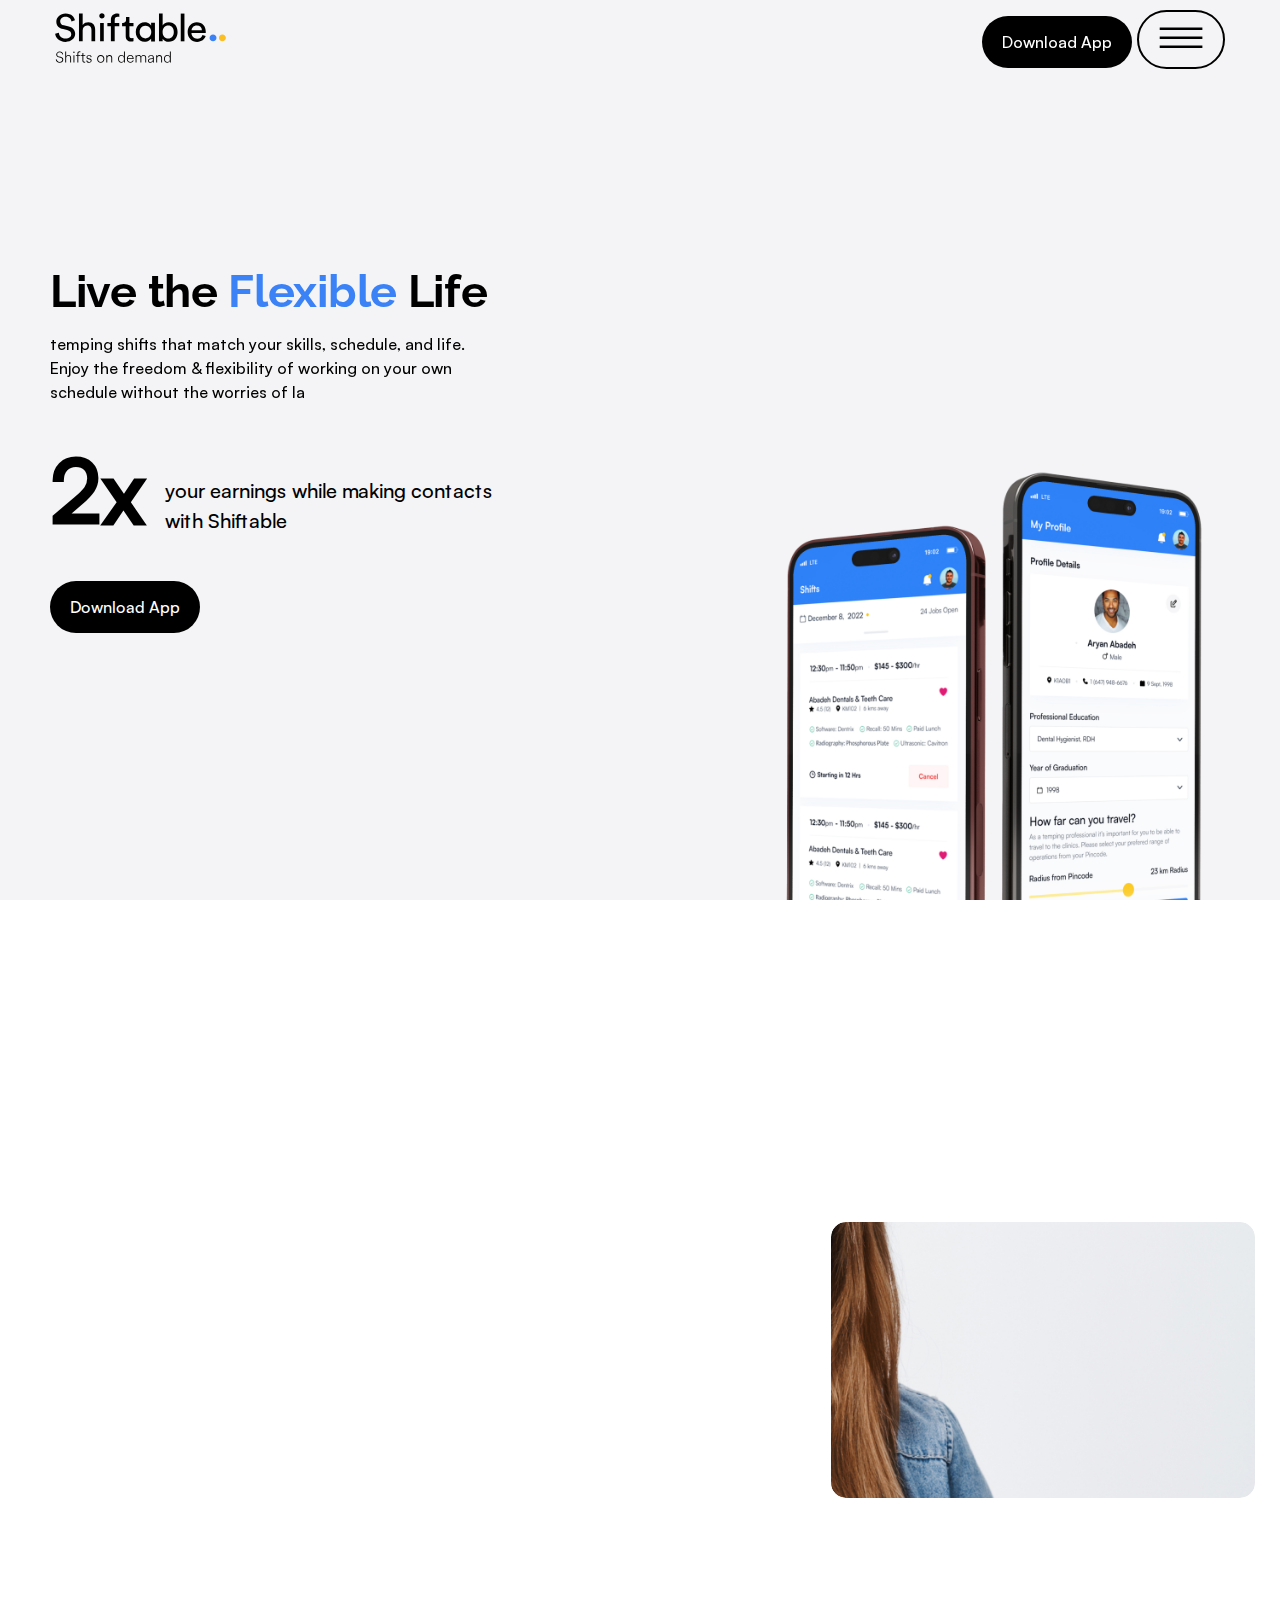
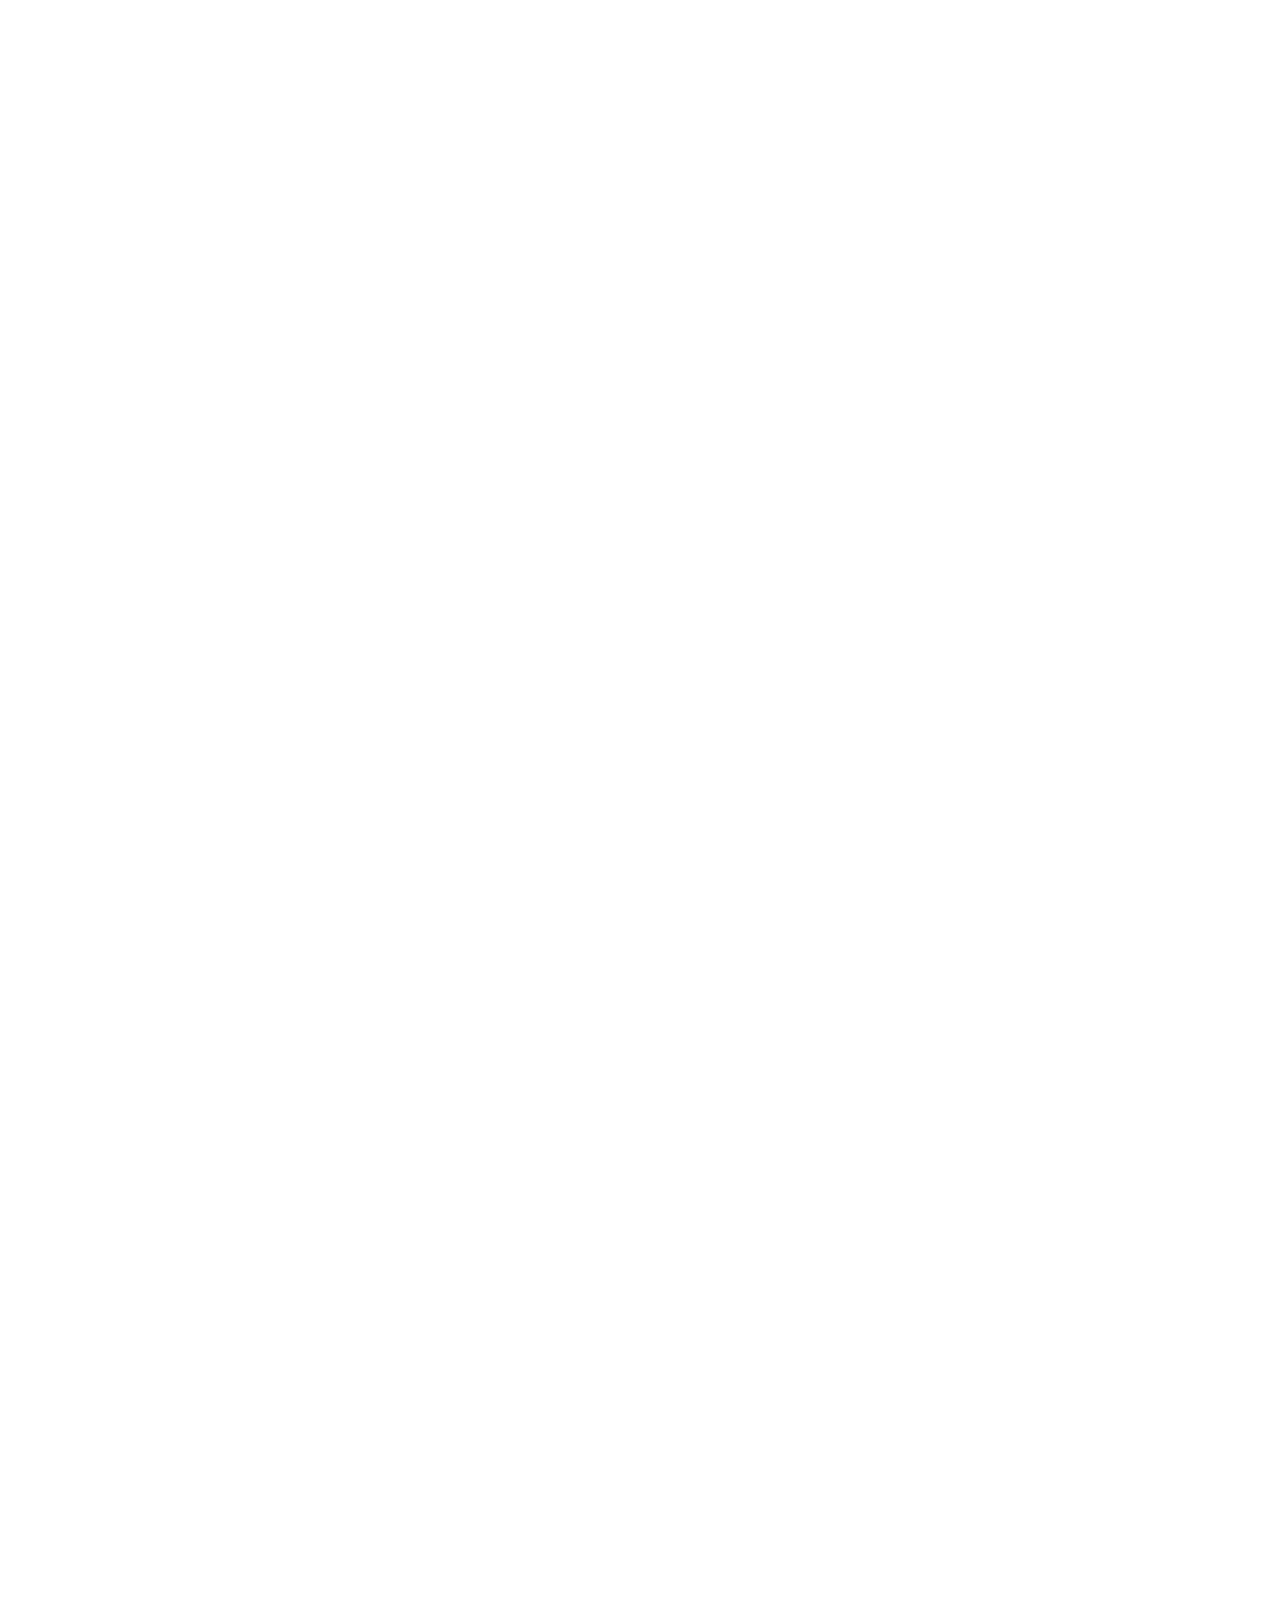
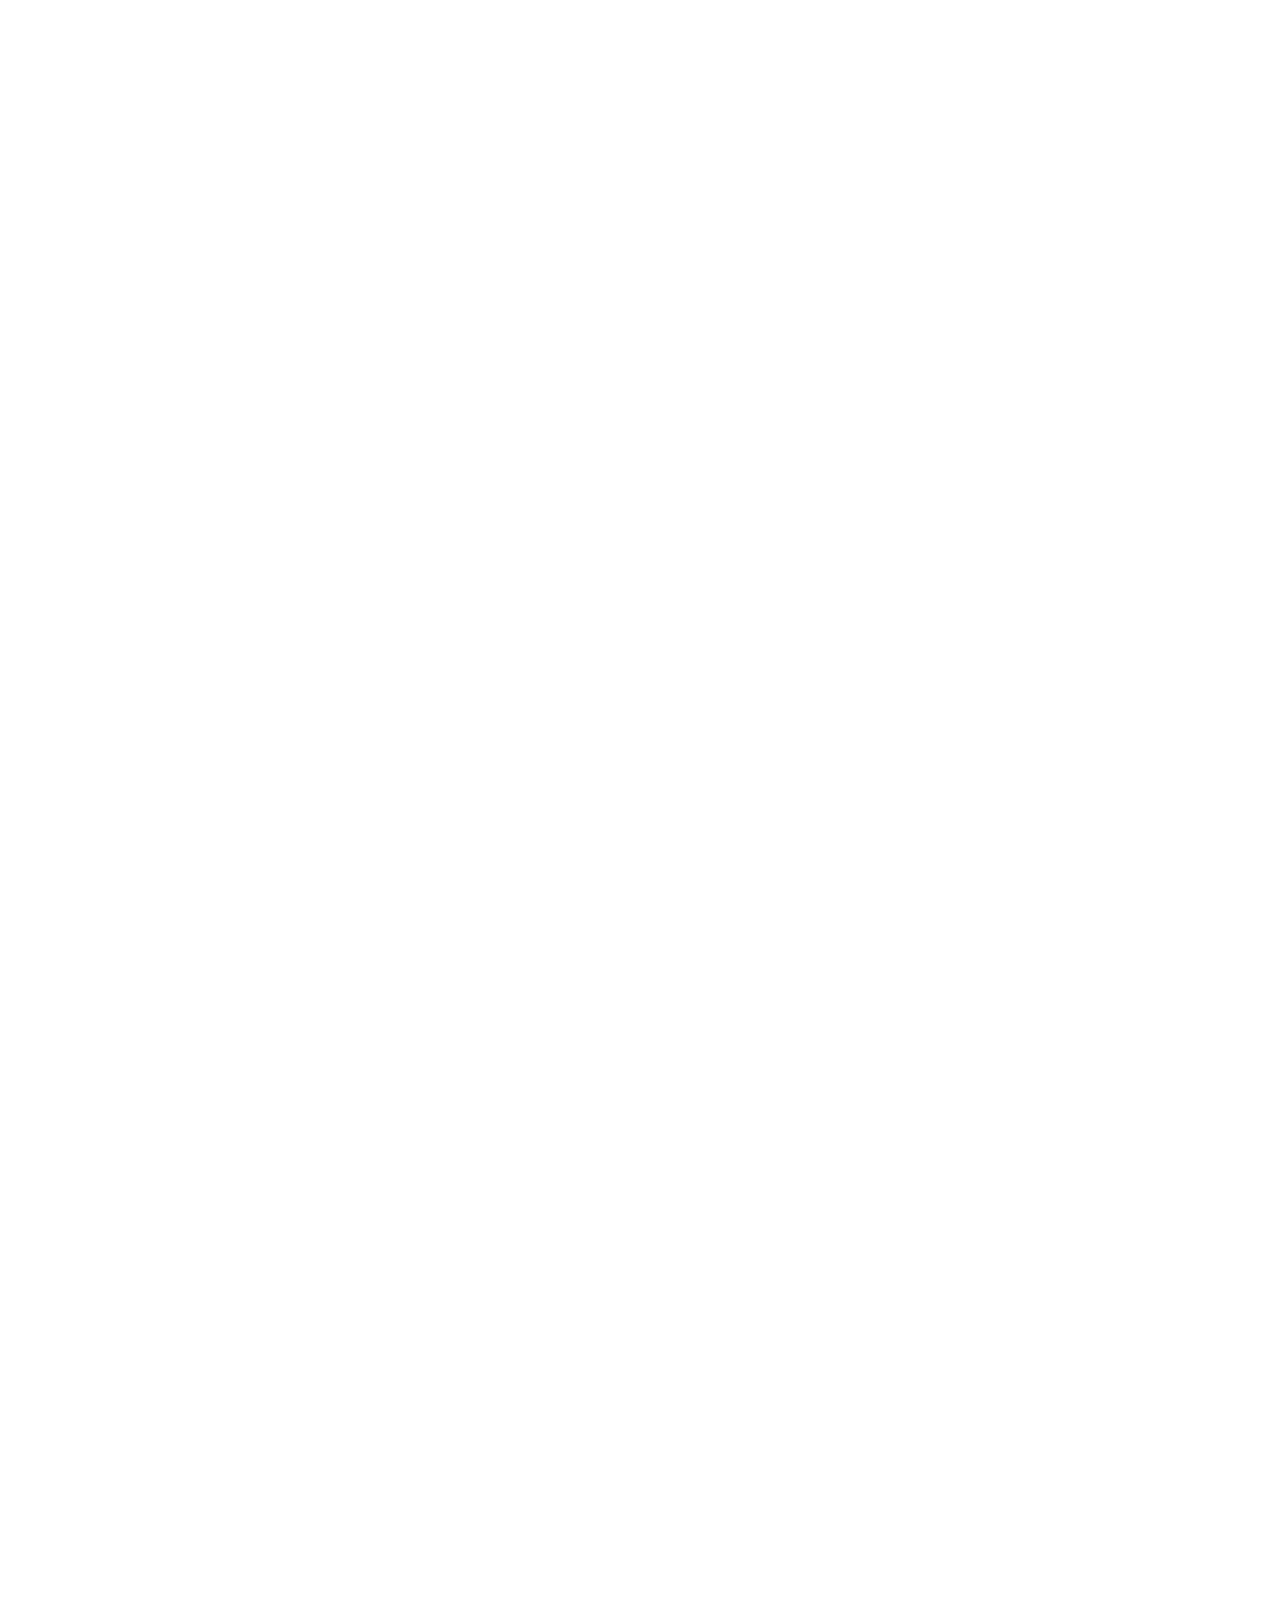
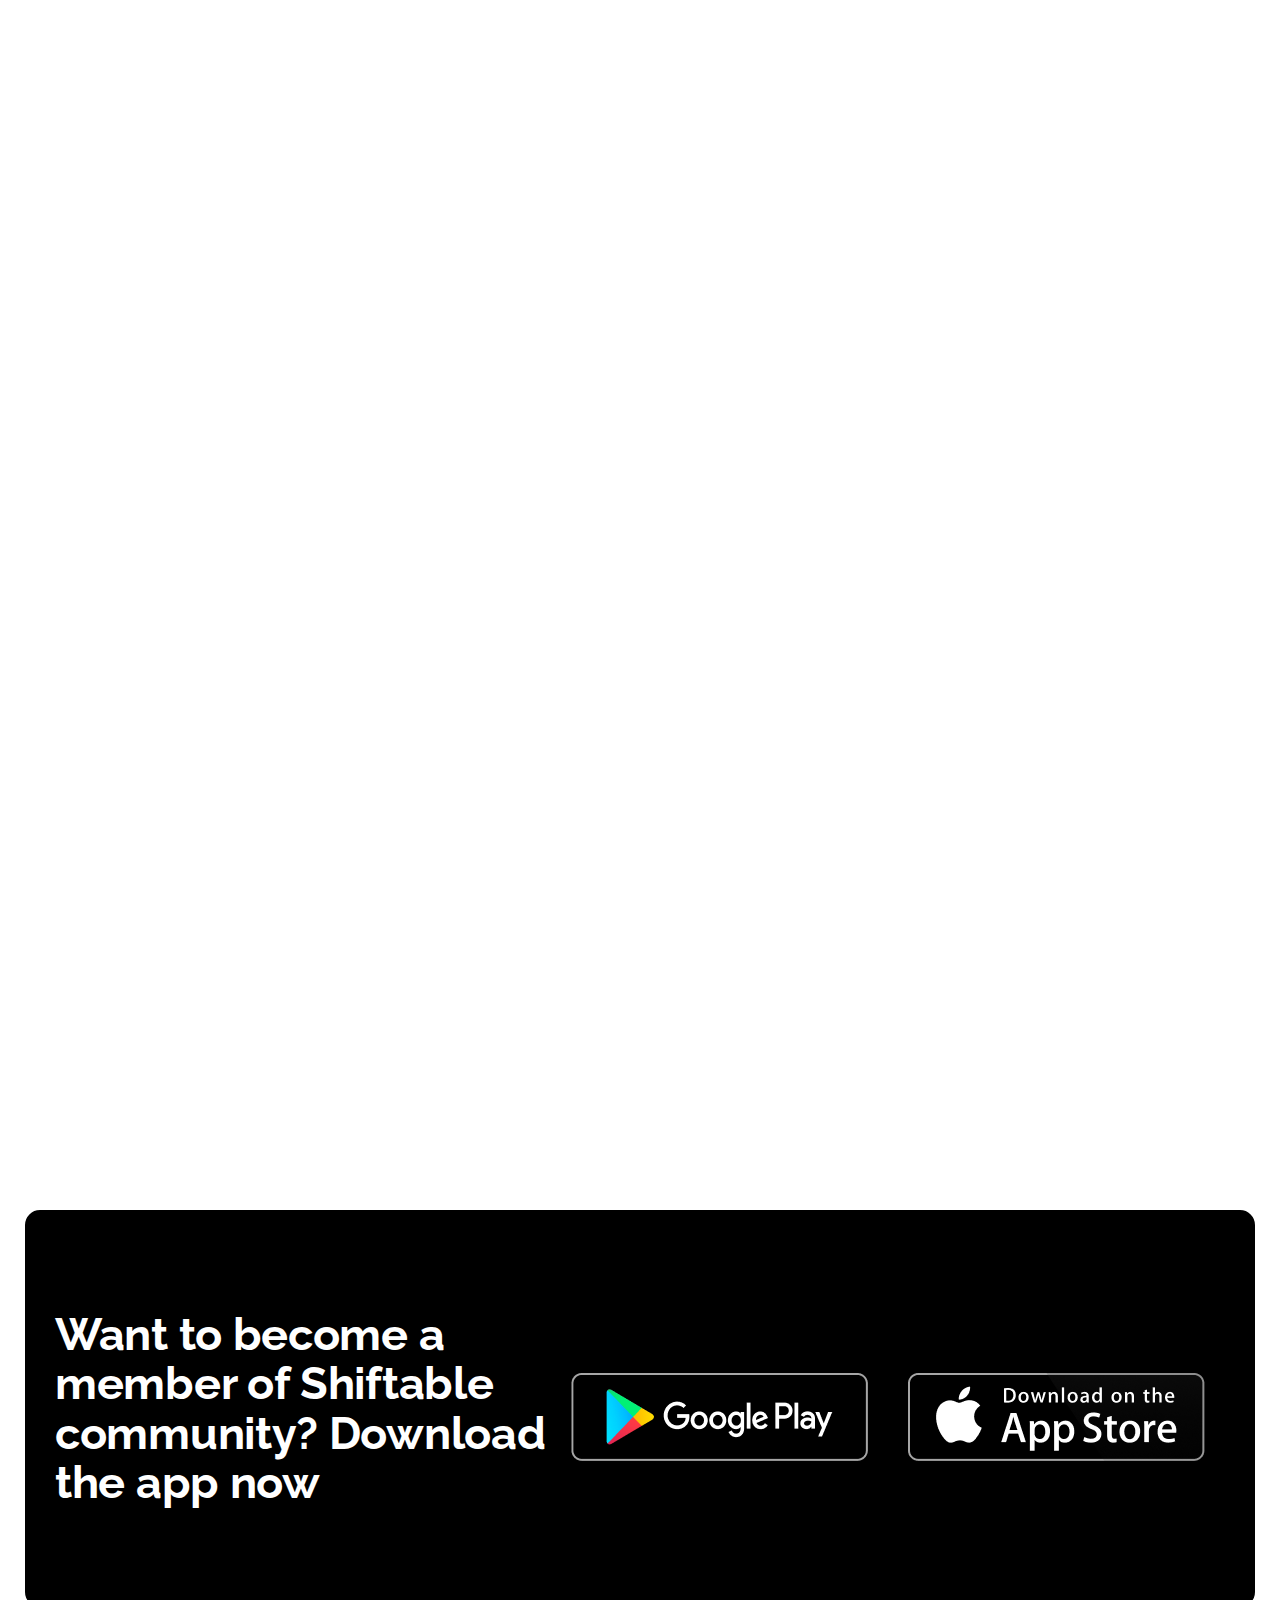
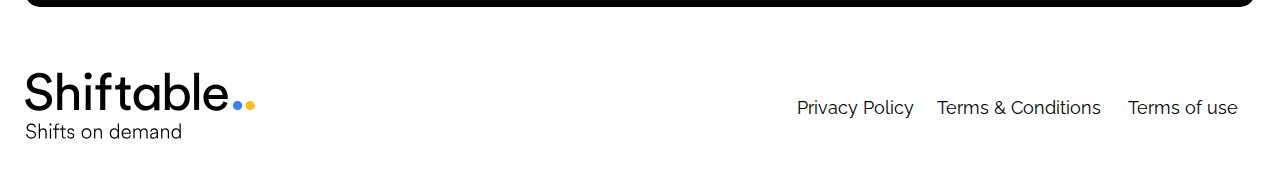
<file: index2.html>
<!DOCTYPE html>
<html lang="en">

<head>
    <meta charset="UTF-8">
    <meta http-equiv="X-UA-Compatible" content="IE=edge">
    <meta name="viewport" content="width=device-width, initial-scale=1.0">
    <title>Document</title>
    <link rel="preconnect" href="https://fonts.googleapis.com">
    <link rel="preconnect" href="https://fonts.gstatic.com" crossorigin>
    <link href="https://fonts.googleapis.com/css2?family=Inter:wght@500&family=Raleway:wght@600;700&display=swap"
        rel="stylesheet">
    <link rel="stylesheet" href="https://unpkg.com/aos@next/dist/aos.css" />
    <link rel="stylesheet" href="./css/style.min.css">
</head>

<body>
    <nav class="header" id="myHeader">
        <div class="container">
            <a href="/"><img src="img/logo-large.svg" alt="Shiftable" class="logo"></a>
            <div>
                <button class="btn btn-primary downloadapp"><span><span class="text">Download App</span> <span><img
                                src="img/download-icon.png" alt=""></span> </span></button>
                <button class="btn btn-primary-outline menu-icon"><a href="javascript:void(0);"
                        onclick="myFunction()"><img src="img/menu-icon.svg" alt=""></a></button>
                <div id="myLinks" class="menuOuter">
                    <a href="index.html">Home</a>
                    <a href="index2.html">Dental Professionals</a>
                    <a href="on-demand.html">Dental Clinics</a>
                    <a href="zero-charge.html">Pricing</a>
                </div>
            </div>
        </div>
    </nav>
    <div class="hero heroTwo">
        <div class="container">
            <h1 data-aos="zoom-out">Live the <span>Flexible </span>Life</h1>
            <p data-aos="fade-up" data-aos-delay="150" data-aos-duration="600">temping shifts that match your skills,
                schedule, and life.
                Enjoy the freedom & flexibility of working on your own schedule without the worries of la</p>

            <div class="earning2x">
                <span>2x</span>
                <p>your earnings while making contacts with Shiftable</p>
            </div>
            <button class="btn btn-primary" data-aos="fade-up" data-aos-delay="250" data-aos-duration="650"><a
                    href="/">Download
                    App</a></button>
        </div>
    </div>
    <main class="container">

        <section id="homeTwo__solution" class="image-section tempingSec" data-image="image12.jpg">

            <article class="el-1 text-el" data-aos="fade-up" data-aos-delay="100">
                <h2>Welcome to the future of temping</h2>

            </article>
            <article class="el-2 text-el " data-aos="fade-up">

                <p>temping shifts that match your skills, schedule, and life.
                    Enjoy the freedom & flexibility of working on your own schedule without the worries of la</p>
            </article>
            <article class="el-3 text-el" data-aos="fade-up">

            </article>
            <article class="el-4 text-el" data-aos="fade-up" data-aos-delay="150">
                <h3 data-aos="zoom-out">Flexibility at your fingertips</h3>
                <p data-aos="zoom-out" data-aos-delay="150">Pickup shifts when it makes more sense to you and reliably
                    increase your income.
                </p>
            </article>
            <article class="el-5 text-el ">
                <h3 data-aos="zoom-out">One platform for
                    everything temping</h3>
                <p data-aos="zoom-out">An easy-to-use single app for all your shifts, schedules, and even raising
                    invoices.
                </p>
            </article>
            <article class="el-6 text-el" data-aos="fade-up" data-aos-delay="150">
                <h3 data-aos="zoom-out">Connections. Contacts.
                    And Much More.
                </h3>
                <p data-aos="zoom-out">Connect with your dental community, make contacts and earn more. Get better
                    opportunities from thriving dental practices.
                </p>
            </article>
        </section>

        <div class="soultionMobile">
            <div class="sec-1" style="background-image: url(img/temping-sec-image-1.jpg);">
                <h2>Welcome to the future of temping</h2>
                <p>temping shifts that match your skills, schedule, and life.
                    Enjoy the freedom & flexibility of working on your own schedule without the worries of la</p>
            </div>

            <div class="sec-2">
                <div class="text-descp">
                    <h2>Flexibility at your
                        fingertips</h2>
                    <p>Pickup shifts when it makes more sense to you and reliably increase your income.</p>
                </div>
                <div class="text-descp">
                    <h2>Flexibility at your
                        fingertips</h2>
                    <p>Pickup shifts when it makes more sense to you and reliably increase your income.</p>
                </div>

                <div class="text-descp">
                    <h3 data-aos="zoom-out">One platform for
                        everything temping</h3>
                    <p data-aos="zoom-out">An easy-to-use single app for all your shifts, schedules, and even raising
                        invoices.
                    </p>
                </div>
                <div class="text-descp">
                    <h3 data-aos="zoom-out">Connections. Contacts.
                        And Much More.
                    </h3>
                    <p data-aos="zoom-out">Connect with your dental community, make contacts and earn more. Get better
                        opportunities from thriving dental practices.
                    </p>
                </div>
            </div>

        </div>

        <section id="homeTwo__howitwork">
            <article class="el-1 text-el text-el--dark" data-aos="fade-up">
                <h2 data-aos="zoom-out">How
                    Shiftable works
                    for you</h2>

                <p>Finally, a Temping App that allows you to work on your terms, time, and schedules. All from a single
                    temp shift search app.</p>
            </article>

            <article class="el-3 text-el" data-aos="fade-up">
                <p data-aos="zoom-out">Well-vetted temps that are professional and reliable.</p>
                <span class="number">1</span>
            </article>
            <article class="el-4 text-el" data-aos="fade-up">
                <p data-aos="zoom-out">integrated invoicing to save hours for the temps and practices.</p>
                <span class="number">2</span>
            </article>
            <article class="el-5 text-el" data-aos="fade-up" style="background-image: url(./img/image13.png);">

            </article>
            <article class="el-6 text-el" data-aos="fade-up">
                <p data-aos="zoom-out">dead easy process to make sure you get more time to relax and serve your
                    patients.</p>
                <span class="number">3</span>
            </article>

        </section>
        <section id="homeTwo__zerocost">
            <article class="el-1" data-aos="fade-up" style="background-image: url('img/zero-cost.jpg');"></article>
            <article class="el-2 text-el text-el--dark" data-aos="fade-up" data-aos-delay="100">

                <h3 data-aos="zoom-out">Begin your journey with Shiftable at zero initial cost</h3>
                <p data-aos="zoom-out">Since we are still in our Pre-launch phase, you get access to all SHIFTABLE
                    platform services for FREE. After 25th June 2023, dental practices will be charged a nominal posting
                    fee of CAD $10.</p>


            </article>
            <article class="el-3" data-aos="fade-up" style="background-image: url('img/image6.png');"></article>
            <article class="el-4" data-aos="fade-up" style="background-image: url('img/image14.jpg');"></article>
        </section>
        <section id="home__audience" class="image-section hideMobile" data-image="image15.jpg">
            <article class="el-1 text-el" data-aos="fade-up">
                <h2 data-aos="zoom-out">Looking For Vetted and Verified Dental Professionals?</h2>
                <p data-aos="zoom-out">With a rigorous verification process, SHIFTABLE makes sure that only vetted and
                    verified professionals apply for shifts. Moreover, with a rigid accountability system in place, we
                    ensure that all practices and temping professionals are held accountable for all their reschedules
                    and cancellations.</p>
            </article>
            <article class="el-2 text-el" data-aos="fade-up">
                <div>
                    <h3 data-aos="zoom-out">If you are the owner of a
                        Dental Practice and wish
                        to hire professional</h3>

                </div>
                <div class="btn-list">
                    <button class="btn btn-secondary " data-aos="zoom-out"><a href="/">Go to Dental
                            Practice</a></button>
                </div>
            </article>
            <article class="el-3 text-el " data-aos="fade-up">


            </article>
        </section>
        <section id="home__audience" class="image-section ShowMobile grid audience" data-image="image15-mobile.jpg">
            <article class="el-1 text-el" data-aos="fade-up">
                <h2 data-aos="zoom-out">Looking For Vetted and Verified Dental Professionals?</h2>
                <p data-aos="zoom-out">With a rigorous verification process, SHIFTABLE makes sure that only vetted and
                    verified professionals apply for shifts. Moreover, with a rigid accountability system in place, we
                    ensure that all practices and temping professionals are held accountable for all their reschedules
                    and cancellations.</p>
            </article>
            <article class="el-2 text-el" data-aos="fade-up">
                <div>
                    <h3 data-aos="zoom-out">If you are the owner of a
                        Dental Practice and wish
                        to hire professional</h3>

                </div>
                <div class="btn-list">
                    <button class="btn btn-secondary " data-aos="zoom-out"><a href="/">Go to Dental
                            Practice</a></button>
                </div>
            </article>
            <article class="el-3 text-el " data-aos="fade-up">


            </article>
        </section>






        <section id="home__amazon-credits">
            <!-- <article class="el-1 text-el text-el--dark" data-aos="fade-up" data-aos-delay="100">
                <div>
                    <h3 data-aos="zoom-out"><span class="text-primary">Own a Practice?</span> Begin your journey with
                        Shiftable at zero initial cost.</h3>
                    <p data-aos="zoom-out" class="text-lg">Since we are still in our Pre-launch phase, you get access to
                        all Shiftable
                        services for FREE. After 25th June 2023, dental practices will be charged a nominal
                        posting fee of CAD $10.</p>
                </div>
                <div class="btn-list">
                    <button class="btn btn-secondary" data-aos="zoom-out"><a href="/">Apply as a Practice
                            Owner</a></button>
                </div>
            </article>
            <article class="el-2" data-aos="fade-up" style="background-image: url('img/image8.png');"></article> -->
            <article class="el-3 text-el text-el--dark" data-aos="fade-up" data-aos-delay="100">
                <!-- <span class="text-secondary">Looking for Shifts?</span>  -->
                <h2 data-aos="zoom-out">Sign Up Today & Get $5 Amazon Credits Immediately</h2>
                <div>
                    <p data-aos="zoom-out" class="text-lg">For every friend that signs up with your referral code, both
                        you and your friend get $5 in your Amazon Credits immediately.</p>
                    <div class="btn-list">
                        <button class="btn btn-secondary" data-aos="zoom-out"><a href="/">Apply as a
                                Professional</a></button>
                    </div>
                </div>
            </article>
            <article class="el-4" data-aos="fade-up" style="background-image: url('img/image8.png');"></article>
        </section>
        <section id="homeTwo__faq" class="image-section" data-image="image16.jpg">
            <article class="el-1 text-el" data-aos="fade-up">
                <div class="faqTitle" data-aos="fade-up">Frequently asked questions</div>
                <div class="questionListing" data-aos="fade-up">
                    How do I get signed up? <button class="btnAccordain trigger"> </button>
                </div>
                <div class="questionListing" data-aos="fade-up">
                    What happens when I post a shift? <button class="btnAccordain trigger"></button>
                </div>
                <div class="questionListing" data-aos="fade-up">
                    What are the hygienist’s/assistant’s hourly rates? How are they determined?<button
                        class="btnAccordain"> </button>
                </div>
                <div class="questionListing" data-aos="fade-up">
                    Is there any fees that I have to pay to SHIFTABLE for posting? <button class="btnAccordain">
                    </button>
                </div>
                <div class="questionListing" data-aos="fade-up">
                    What happens in the case of a hygienist/assistant canceling? <button class="btnAccordain"> </button>
                </div>



            </article>
            <article class="el-2 text-el" data-aos="fade-up">

            </article>
            <article class="el-3 text-el" data-aos="fade-up">

            </article>
        </section>

        <section id="homeTwo__faqMobile" class="image-section" data-image="image16-mobile.jpg">
            <article class="el-1 text-el" data-aos="fade-up">
                <div class="faqTitle" data-aos="fade-up">Frequently asked questions</div>
                <div class="questionListing" data-aos="fade-up">
                    How do I get signed up? <button class="btnAccordain trigger"></button>
                </div>
                <div class="questionListing" data-aos="fade-up">
                    What happens when I post a shift? <button class="btnAccordain trigger"></button>
                </div>
                <div class="questionListing" data-aos="fade-up">
                    What are the hygienist’s/assistant’s hourly rates? How are they determined?<button
                        class="btnAccordain"></button>
                </div>
                <div class="questionListing" data-aos="fade-up">
                    Is there any fees that I have to pay to SHIFTABLE for posting? <button
                        class="btnAccordain"></button>
                </div>
                <div class="questionListing" data-aos="fade-up">
                    What happens in the case of a hygienist/assistant canceling? <button class="btnAccordain"></button>
                </div>



            </article>
            <article class="el-2 text-el" data-aos="fade-up">

            </article>
            <article class="el-3 text-el" data-aos="fade-up">

            </article>
        </section>



        <section id="home__download">
            <article class="text-el--dark dFlex justify-space-between align-items-center">
                <h2>Want to become a member of Shiftable community? Download the app now</h2>
                <div class="btn-list downloadIcons">
                    <a href=""> <img src="img/google-play.png" alt=""></a>
                    <a href=""> <img src="img/app-store.png" alt=""></a>

                    <!-- <button class="btn btn-secondary" data-aos="zoom-out"><a href="/register-practice.html">Apply
                            Now</a></button> -->

                </div>
            </article>

        </section>
        <footer class="footer">
            <a href="" class="logo">
                <img src="img/logo-large.svg" width="230" alt="">
            </a>

            <div class="footer-menu">
                <a href="">Privacy Policy</a>
                <a href="">Terms & Conditions</a>
                <a href="">Terms of use</a>

            </div>
        </footer>
    </main>

    <script src="https://unpkg.com/aos@next/dist/aos.js"></script>
    <script>
        AOS.init({
            offset: -5,
            delay: 160,
            disable: 'mobile'
        });
    </script>
    <script src="./js/images.js"></script>
    <script src="./js/tabs.js"></script>
</body>

</html>
</file>
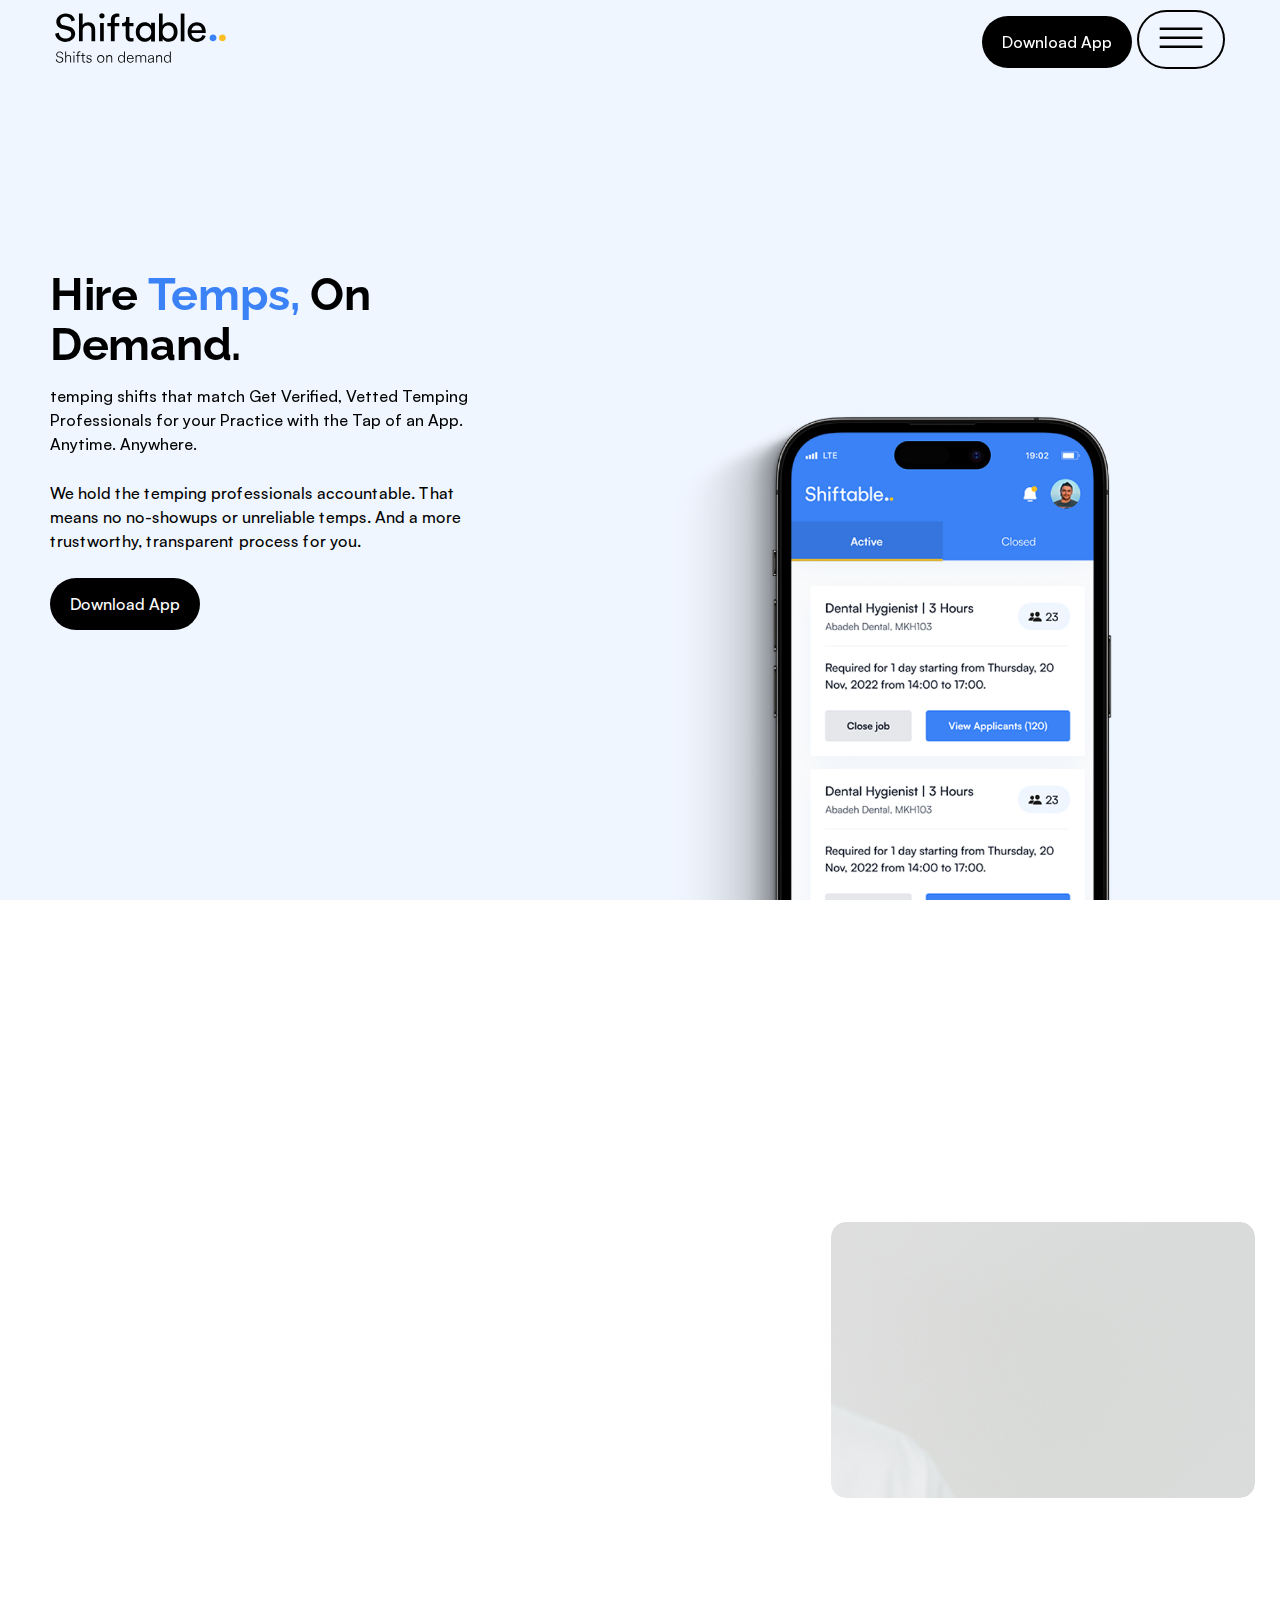
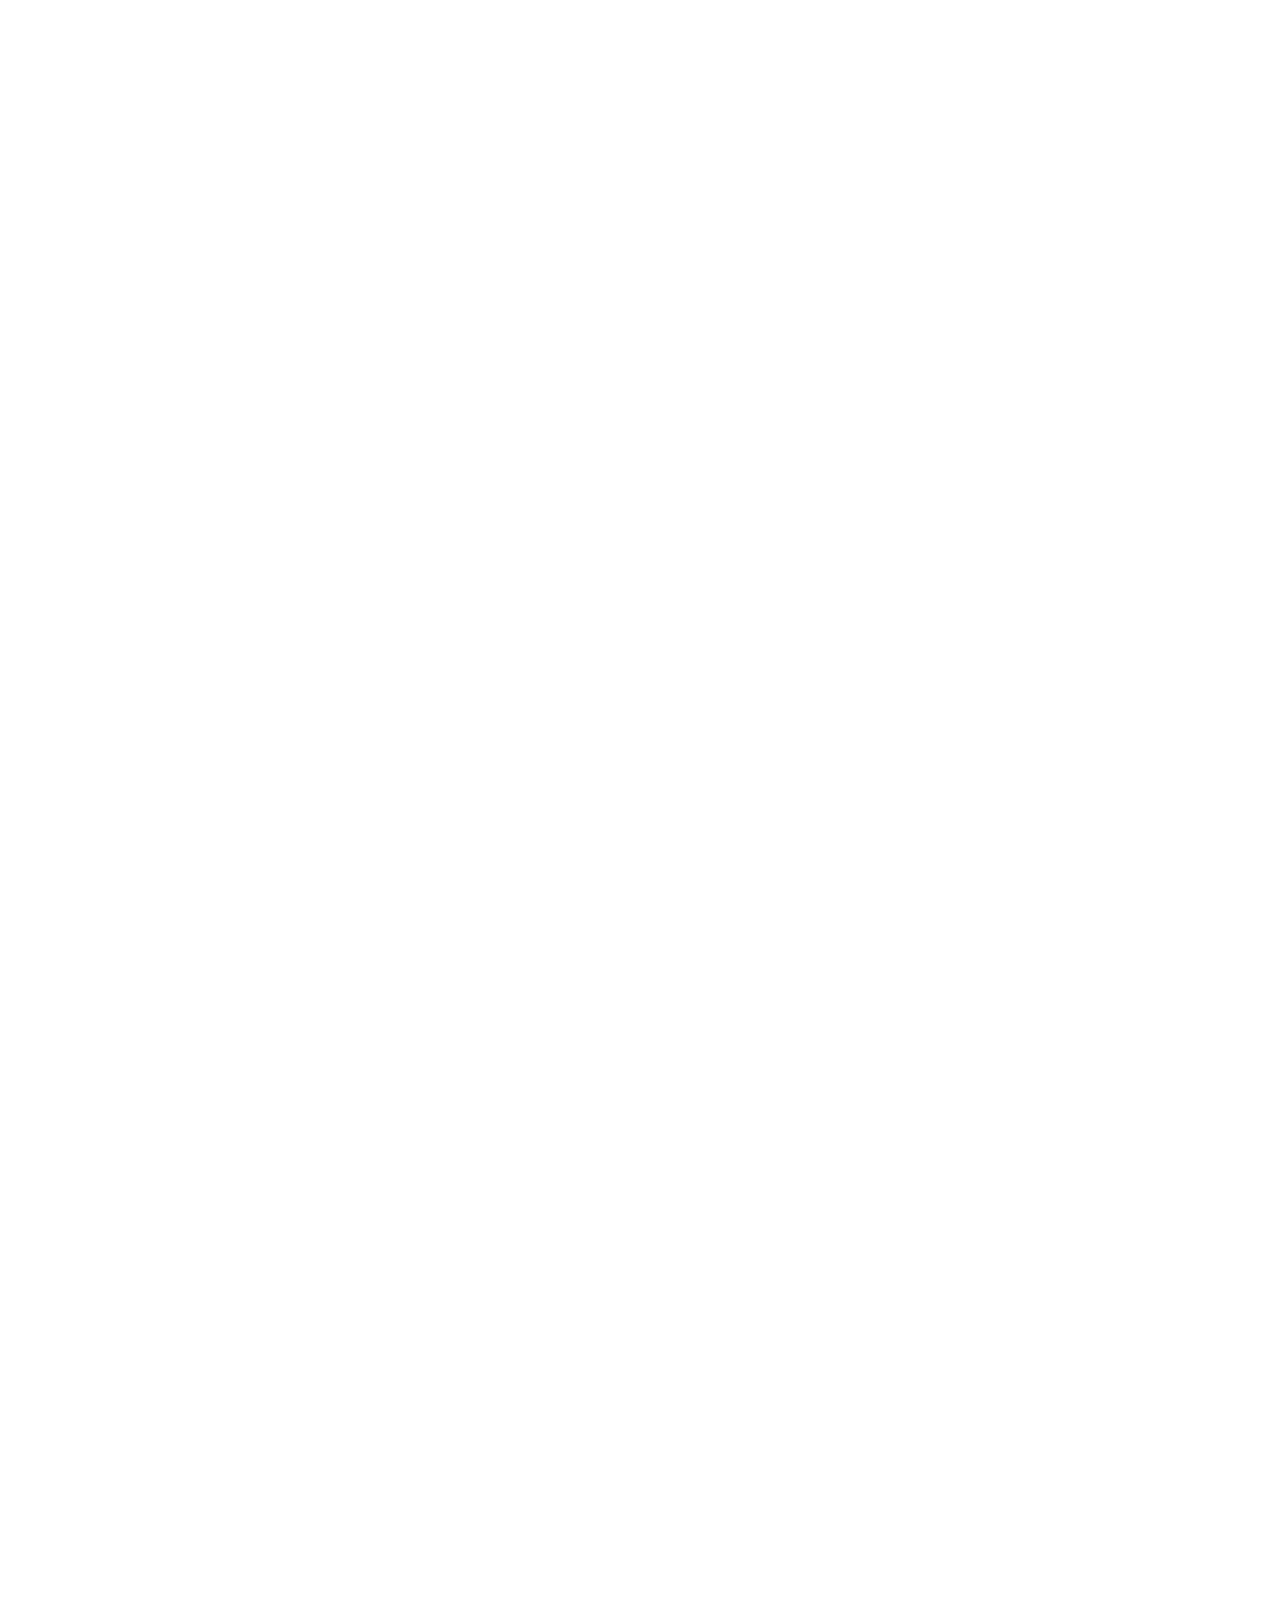
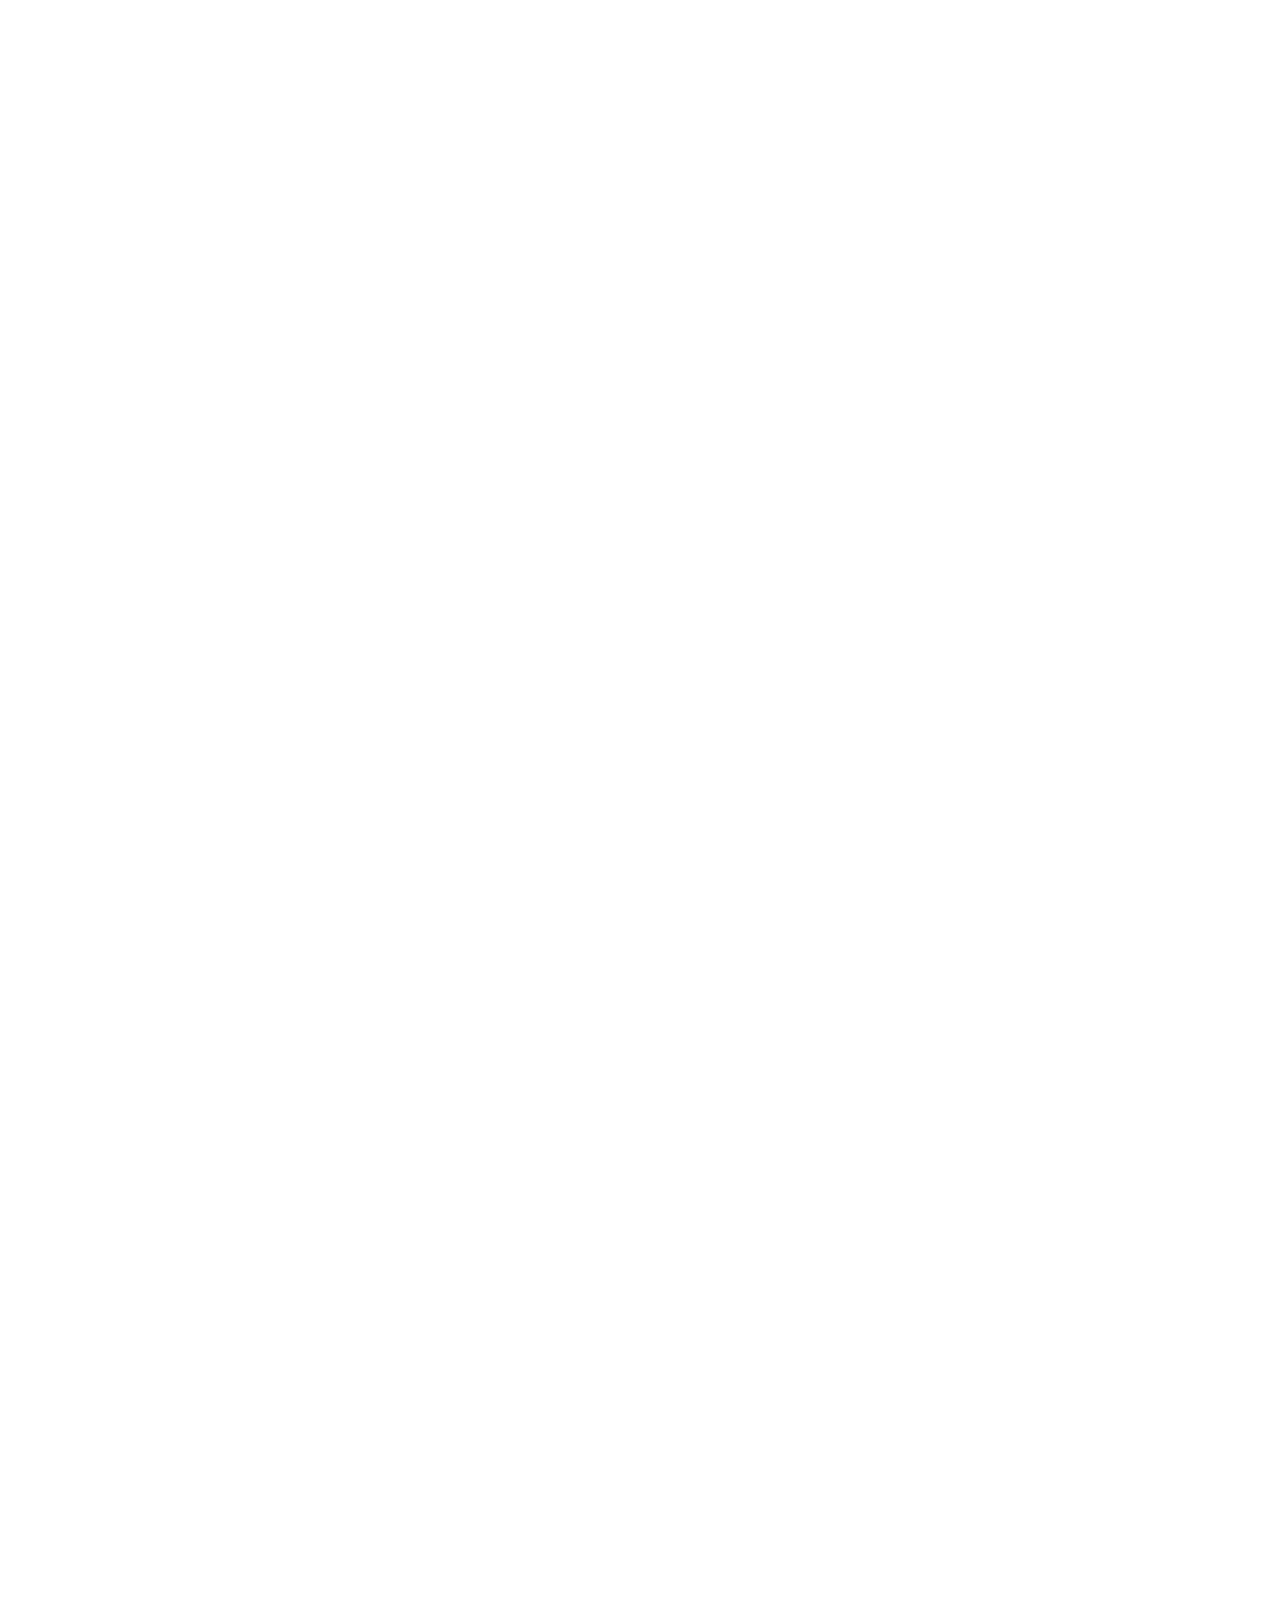
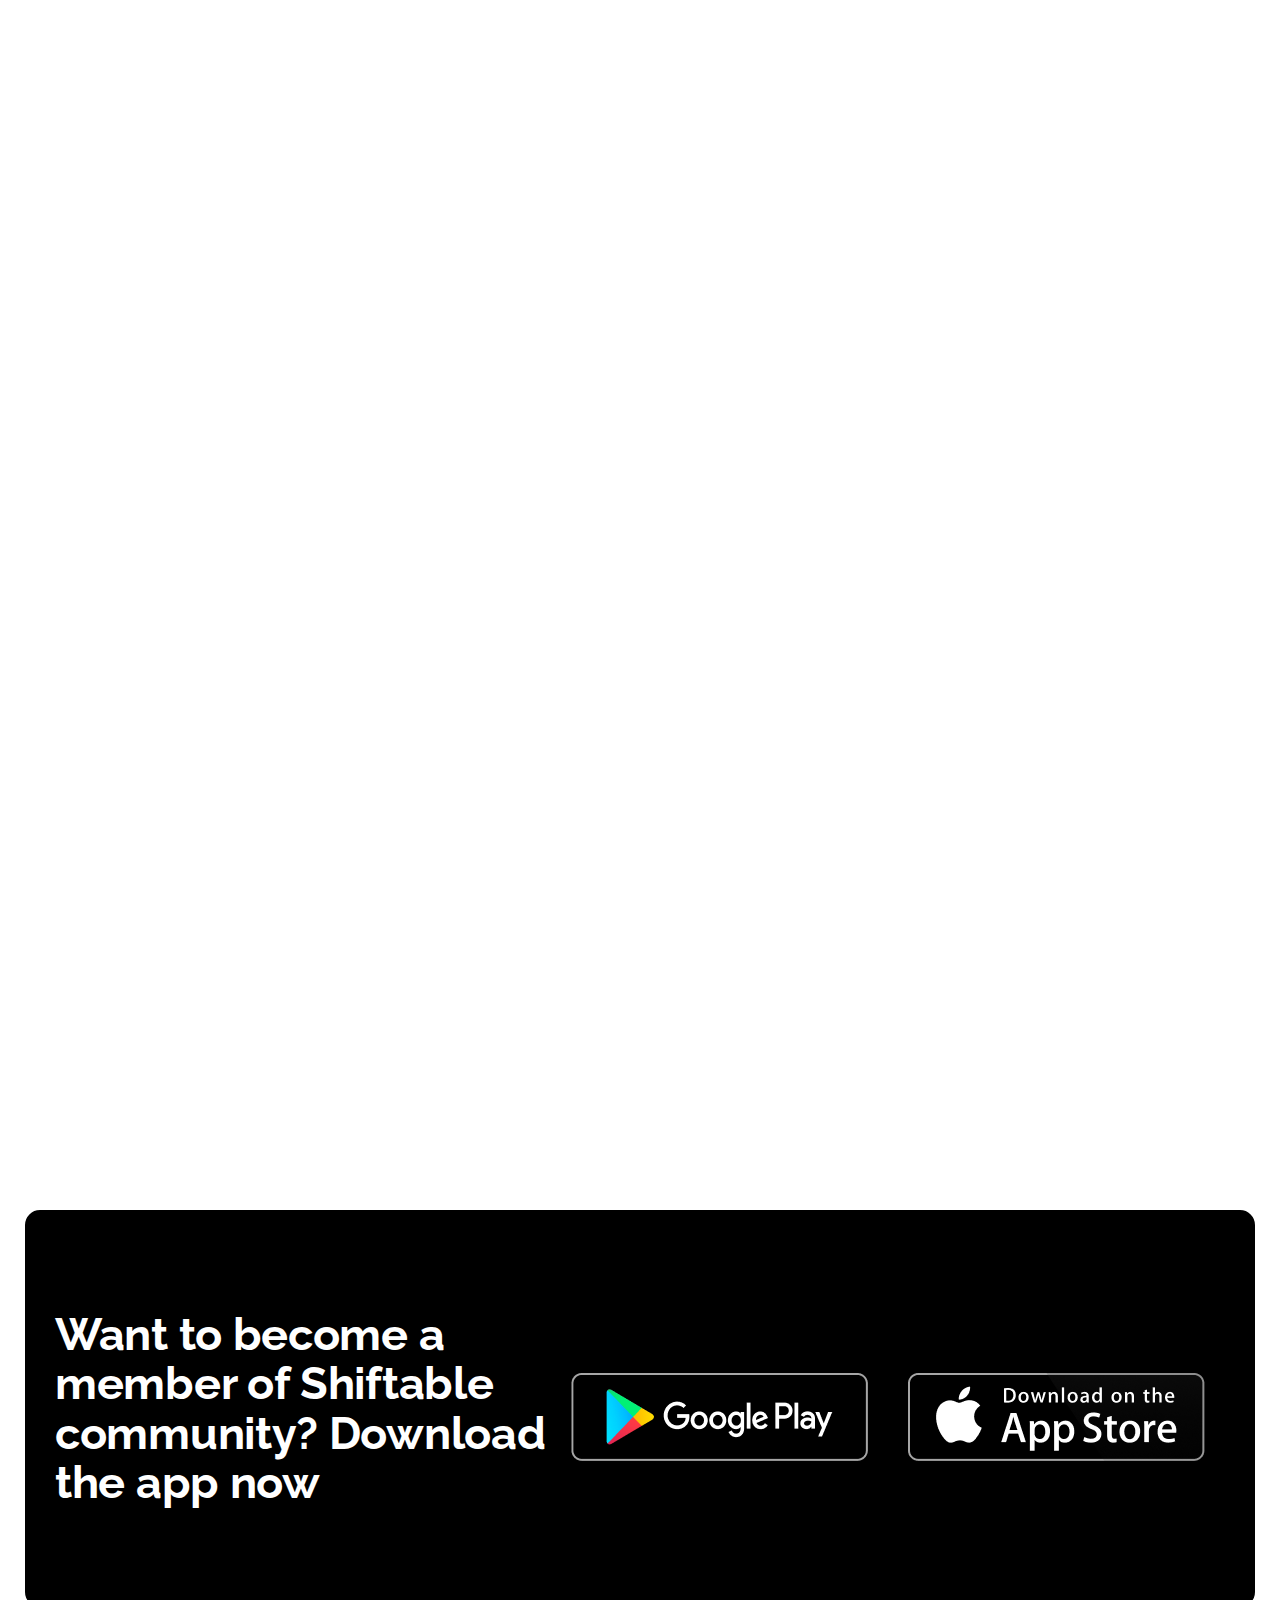
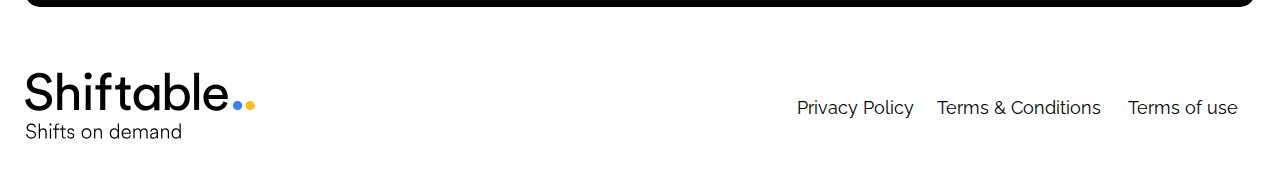
<file: on-demand.html>
<!DOCTYPE html>
<html lang="en">

<head>
    <meta charset="UTF-8">
    <meta http-equiv="X-UA-Compatible" content="IE=edge">
    <meta name="viewport" content="width=device-width, initial-scale=1.0">
    <title>Document</title>
    <link rel="preconnect" href="https://fonts.googleapis.com">
    <link rel="preconnect" href="https://fonts.gstatic.com" crossorigin>
    <link href="https://fonts.googleapis.com/css2?family=Inter:wght@500&family=Raleway:wght@600;700&display=swap"
        rel="stylesheet">
    <link rel="stylesheet" href="https://unpkg.com/aos@next/dist/aos.css" />
    <link rel="stylesheet" href="./css/style.min.css">
</head>

<body>
    <nav class="header" id="myHeader">
        <div class="container">
            <a href="/"><img src="img/logo-large.svg" alt="Shiftable" class="logo"></a>
            <div>
                <button class="btn btn-primary downloadapp"><span><span class="text">Download App</span> <span><img
                                src="img/download-icon.png" alt=""></span> </span></button>
                <button class="btn btn-primary-outline menu-icon"><a href="javascript:void(0);"
                        onclick="myFunction()"><img src="img/menu-icon.svg" alt=""></a></button>
                <div id="myLinks" class="menuOuter">
                    <a href="index.html">Home</a>
                    <a href="index2.html">Dental Professionals</a>
                    <a href="on-demand.html">Dental Clinics</a>
                    <a href="zero-charge.html">Pricing</a>

                </div>
            </div>
        </div>
    </nav>
    <div class="hero hire-ondemand">
        <div class="container">
            <h1 data-aos="zoom-out">Hire <span>Temps, </span> On Demand.</h1>
            <p data-aos="fade-up" data-aos-delay="150" data-aos-duration="600">temping shifts that match Get Verified,
                Vetted Temping Professionals for your Practice with the Tap of an App. Anytime. Anywhere.</p>

            <div class="earning2x">
                <p>We hold the temping professionals accountable. That means no no-showups or unreliable temps. And a
                    more trustworthy, transparent process for you.</p>
            </div>
            <button class="btn btn-primary" data-aos="fade-up" data-aos-delay="250" data-aos-duration="650"><a
                    href="/">Download
                    App</a></button>
        </div>
    </div>
    <main class="container">

        <section id="homeTwo__solution" class="image-section tempingSec" data-image="image17.jpg">

            <article class="el-1 text-el" data-aos="fade-up" data-aos-delay="100">
                <h2>Welcome to the future of temping</h2>

            </article>
            <article class="el-2 text-el " data-aos="fade-up">

                <p>Request on-demand professional temps seamlessly whenever you want, wherever you want. We make it a
                    very seamless experience for you so that you have more time to serve your patients and grow your
                    practice.</p>
            </article>
            <article class="el-3 text-el" data-aos="fade-up">

            </article>
            <article class="el-4 text-el" data-aos="fade-up" data-aos-delay="150">
                <h3 data-aos="zoom-out">Quickly hire Temps</h3>
                <p data-aos="zoom-out" data-aos-delay="150">Substitute your workload with professional temps at a few
                    taps of the app. Zero waiting. Zero Hassle. Zero Guesswork.
                </p>
            </article>
            <article class="el-5 text-el ">
                <h3 data-aos="zoom-out">No Upfront Fees,
                    Contracts, or Minimums</h3>
                <p data-aos="zoom-out">You get to hire at zero post fees. No Catch. Until 25th June 2023, all shift
                    postings are free. Post that you’ll have to pay a nominal fee of CAD $10
                </p>
            </article>
            <article class="el-6 text-el" data-aos="fade-up" data-aos-delay="150">
                <h3 data-aos="zoom-out">Reliability Checked
                </h3>
                <p data-aos="zoom-out">We hold the temping professionals accountable. That means no no-showups or
                    unreliable temps. And a more trustworthy, transparent process for you.
                </p>
            </article>
        </section>

        <div class="soultionMobile">
            <div class="sec-1 ondemand" style="background-image: url(img/temping-sec-image-2.jpg);">
                <h2>Welcome to the future of temping</h2>
                <p>temping shifts that match your skills, schedule, and life.
                    Enjoy the freedom & flexibility of working on your own schedule without the worries of la</p>
            </div>

            <div class="sec-2">
                <div class="text-descp">
                    <h2>Quickly hire Temps</h2>
                    <p>Substitute your workload with professional temps at a few taps of the app. Zero waiting. Zero
                        Hassle. Zero Guesswork.

                    </p>
                </div>
                <div class="text-descp">
                    <h2>No Upfront Fees, Contracts, or Minimums</h2>
                    <p>You get to hire at zero post fees. No Catch. Until 25th June 2023, all shift postings are free.
                        Post that you’ll have to pay a nominal fee of CAD $10

                    </p>
                </div>

                <div class="text-descp">
                    <h3 data-aos="zoom-out">Reliability Checked
                    </h3>
                    <p data-aos="zoom-out">We hold the temping professionals accountable. That means no no-showups or
                        unreliable temps. And a more trustworthy, transparent process for you.


                    </p>
                </div>

            </div>

        </div>

        <section id="homeTwo__howitwork">
            <article class="el-1 text-el text-el--dark" data-aos="fade-up">
                <h2 data-aos="zoom-out">How
                    Shiftable works
                    for you</h2>

                <p>Finally, a Temping App that allows you to work on your terms, time, and schedules. All from a single
                    temp shift search app.</p>
            </article>

            <article class="el-3 text-el" data-aos="fade-up">
                <p data-aos="zoom-out">Download the app and register yourself in seconds.</p>
                <span class="number end">1</span>
            </article>
            <article class="el-4 text-el" data-aos="fade-up">
                <p data-aos="zoom-out">Post your Shift and Seamlessly Choose.</p>
                <span class="number end">2</span>
            </article>
            <article class="el-5 text-el" data-aos="fade-up" style="background-image: url(./img/image13-hire.jpg);">

            </article>
            <article class="el-6 text-el" data-aos="fade-up">
                <p data-aos="zoom-out">Sit back and manage your shifts with the ease of a single app.</p>
                <span class="number end">3</span>
            </article>

        </section>
        <section id="homeTwo__zerocost">
            <article class="el-1" data-aos="fade-up" style="background-image: url('img/zero-cost.jpg');"></article>
            <article class="el-2 text-el text-el--dark" data-aos="fade-up" data-aos-delay="100">

                <h3 data-aos="zoom-out">Begin your journey with Shiftable at zero initial cost</h3>
                <p data-aos="zoom-out">Since we are still in our Pre-launch phase, you get access to all SHIFTABLE
                    platform services for FREE. After 25th June 2023, dental practices will be charged a nominal posting
                    fee of CAD $10.</p>


            </article>
            <article class="el-3" data-aos="fade-up" style="background-image: url('img/image6.png');"></article>
            <article class="el-4" data-aos="fade-up" style="background-image: url('img/image14.jpg');"></article>
        </section>
        <section id="hire__audience" class="image-section hideMobile" data-image="image15-hire.jpg">
            <article class="el-1 text-el" data-aos="fade-up">
                <h2 data-aos="zoom-out">Looking For Vetted and Verified Dental Professionals?</h2>
                <p data-aos="zoom-out">With a rigorous verification process, SHIFTABLE makes sure that only vetted and
                    verified professionals apply for shifts. Moreover, with a rigid accountability system in place, we
                    ensure that all practices and temping professionals are held accountable for all their reschedules
                    and cancellations.</p>
            </article>
            <article class="el-4 text-el" data-aos="fade-up">

            </article>
            <article class="el-2 text-el" data-aos="fade-up">
                <div>
                    <h3 style="color: black;" data-aos="zoom-out">If you are the owner of a
                        Dental Practice and wish
                        to hire professional</h3>

                </div>
                <div class="btn-list">
                    <button class="btn btn-secondary " data-aos="zoom-out"><a href="/">Go to Dental
                            Practice</a></button>
                </div>
            </article>
            <article class="el-3 text-el " data-aos="fade-up">


            </article>
        </section>
        <section id="home__audience" class="image-section ShowMobile grid audience"
            data-image="image15-mobile-on-demand.jpg">
            <article class="el-1 text-el" data-aos="fade-up">
                <h2 data-aos="zoom-out">Looking For Vetted and Verified Dental Professionals?</h2>
                <p data-aos="zoom-out">With a rigorous verification process, SHIFTABLE makes sure that only vetted and
                    verified professionals apply for shifts. Moreover, with a rigid accountability system in place, we
                    ensure that all practices and temping professionals are held accountable for all their reschedules
                    and cancellations.</p>
            </article>
            <article class="el-2 text-el" data-aos="fade-up">
                <div>
                    <h3 data-aos="zoom-out">If you are the owner of a
                        Dental Practice and wish
                        to hire professional</h3>

                </div>
                <div class="btn-list">
                    <button class="btn btn-secondary " data-aos="zoom-out"><a href="/">Go to Dental
                            Practice</a></button>
                </div>
            </article>
            <article class="el-3 text-el " data-aos="fade-up">


            </article>
        </section>






        <section id="home__amazon-credits">
            <!-- <article class="el-1 text-el text-el--dark" data-aos="fade-up" data-aos-delay="100">
                <div>
                    <h3 data-aos="zoom-out"><span class="text-primary">Own a Practice?</span> Begin your journey with
                        Shiftable at zero initial cost.</h3>
                    <p data-aos="zoom-out" class="text-lg">Since we are still in our Pre-launch phase, you get access to
                        all Shiftable
                        services for FREE. After 25th June 2023, dental practices will be charged a nominal
                        posting fee of CAD $10.</p>
                </div>
                <div class="btn-list">
                    <button class="btn btn-secondary" data-aos="zoom-out"><a href="/">Apply as a Practice
                            Owner</a></button>
                </div>
            </article>
            <article class="el-2" data-aos="fade-up" style="background-image: url('img/image8.png');"></article> -->
            <article class="el-3 text-el text-el--dark" data-aos="fade-up" data-aos-delay="100">
                <!-- <span class="text-secondary">Looking for Shifts?</span>  -->
                <h2 data-aos="zoom-out">Sign Up Today & Get $5 Amazon Credits Immediately</h2>
                <div>
                    <p data-aos="zoom-out" class="text-lg">For every friend that signs up with your referral code, both
                        you and your friend get $5 in your Amazon Credits immediately.</p>
                    <div class="btn-list">
                        <button class="btn btn-secondary" data-aos="zoom-out"><a href="/">Apply as a
                                Professional</a></button>
                    </div>
                </div>
            </article>
            <article class="el-4" data-aos="fade-up" style="background-image: url('img/image8.png');"></article>
        </section>
        <section id="homeTwo__faq" class="image-section" data-image="image16-hire.jpg">
            <article class="el-1 text-el" data-aos="fade-up">
                <div class="faqTitle" data-aos="fade-up">Frequently asked questions</div>
                <div class="questionListing" data-aos="fade-up">
                    How do I get signed up? <button class="btnAccordain trigger"> </button>
                </div>
                <div class="questionListing" data-aos="fade-up">
                    What happens when I post a shift? <button class="btnAccordain trigger"></button>
                </div>
                <div class="questionListing" data-aos="fade-up">
                    What are the hygienist’s/assistant’s hourly rates? How are they determined?<button
                        class="btnAccordain"> </button>
                </div>
                <div class="questionListing" data-aos="fade-up">
                    Is there any fees that I have to pay to SHIFTABLE for posting? <button class="btnAccordain">
                    </button>
                </div>
                <div class="questionListing" data-aos="fade-up">
                    What happens in the case of a hygienist/assistant canceling? <button class="btnAccordain"> </button>
                </div>



            </article>
            <article class="el-2 text-el" data-aos="fade-up">

            </article>
            <article class="el-3 text-el" data-aos="fade-up">

            </article>
        </section>

        <section id="homeTwo__faqMobile" class="image-section" data-image="image16-mobile-on-demand.jpg">
            <article class="el-1 text-el" data-aos="fade-up">
                <div class="faqTitle" data-aos="fade-up">Frequently asked questions</div>
                <div class="questionListing" data-aos="fade-up">
                    How do I get signed up? <button class="btnAccordain trigger"></button>
                </div>
                <div class="questionListing" data-aos="fade-up">
                    What happens when I post a shift? <button class="btnAccordain trigger"></button>
                </div>
                <div class="questionListing" data-aos="fade-up">
                    What are the hygienist’s/assistant’s hourly rates? How are they determined?<button
                        class="btnAccordain"></button>
                </div>
                <div class="questionListing" data-aos="fade-up">
                    Is there any fees that I have to pay to SHIFTABLE for posting? <button
                        class="btnAccordain"></button>
                </div>
                <div class="questionListing" data-aos="fade-up">
                    What happens in the case of a hygienist/assistant canceling? <button class="btnAccordain"></button>
                </div>



            </article>
            <article class="el-2 text-el" data-aos="fade-up">

            </article>
            <article class="el-3 text-el" data-aos="fade-up">

            </article>
        </section>



        <section id="home__download">
            <article class="text-el--dark dFlex justify-space-between align-items-center">
                <h2>Want to become a member of Shiftable community? Download the app now</h2>
                <div class="btn-list downloadIcons">
                    <a href=""> <img src="img/google-play.png" alt=""></a>
                    <a href=""> <img src="img/app-store.png" alt=""></a>

                    <!-- <button class="btn btn-secondary" data-aos="zoom-out"><a href="/register-practice.html">Apply
                            Now</a></button> -->

                </div>
            </article>

        </section>
        <footer class="footer">
            <a href="" class="logo">
                <img src="img/logo-large.svg" width="230" alt="">
            </a>

            <div class="footer-menu">
                <a href="">Privacy Policy</a>
                <a href="">Terms & Conditions</a>
                <a href="">Terms of use</a>

            </div>
        </footer>
    </main>
    <div class="modal">
        <div class="modal-content">
            <span class="close-button">×</span>
            <h1>Hello, I am a modal!</h1>
        </div>
    </div>

    <script src="https://unpkg.com/aos@next/dist/aos.js"></script>
    <script>
        AOS.init({
            offset: -5,
            delay: 160,
            disable: 'mobile'
        });
    </script>
    <script src="./js/images.js"></script>
    <script src="./js/tabs.js"></script>
</body>

</html>
</file>
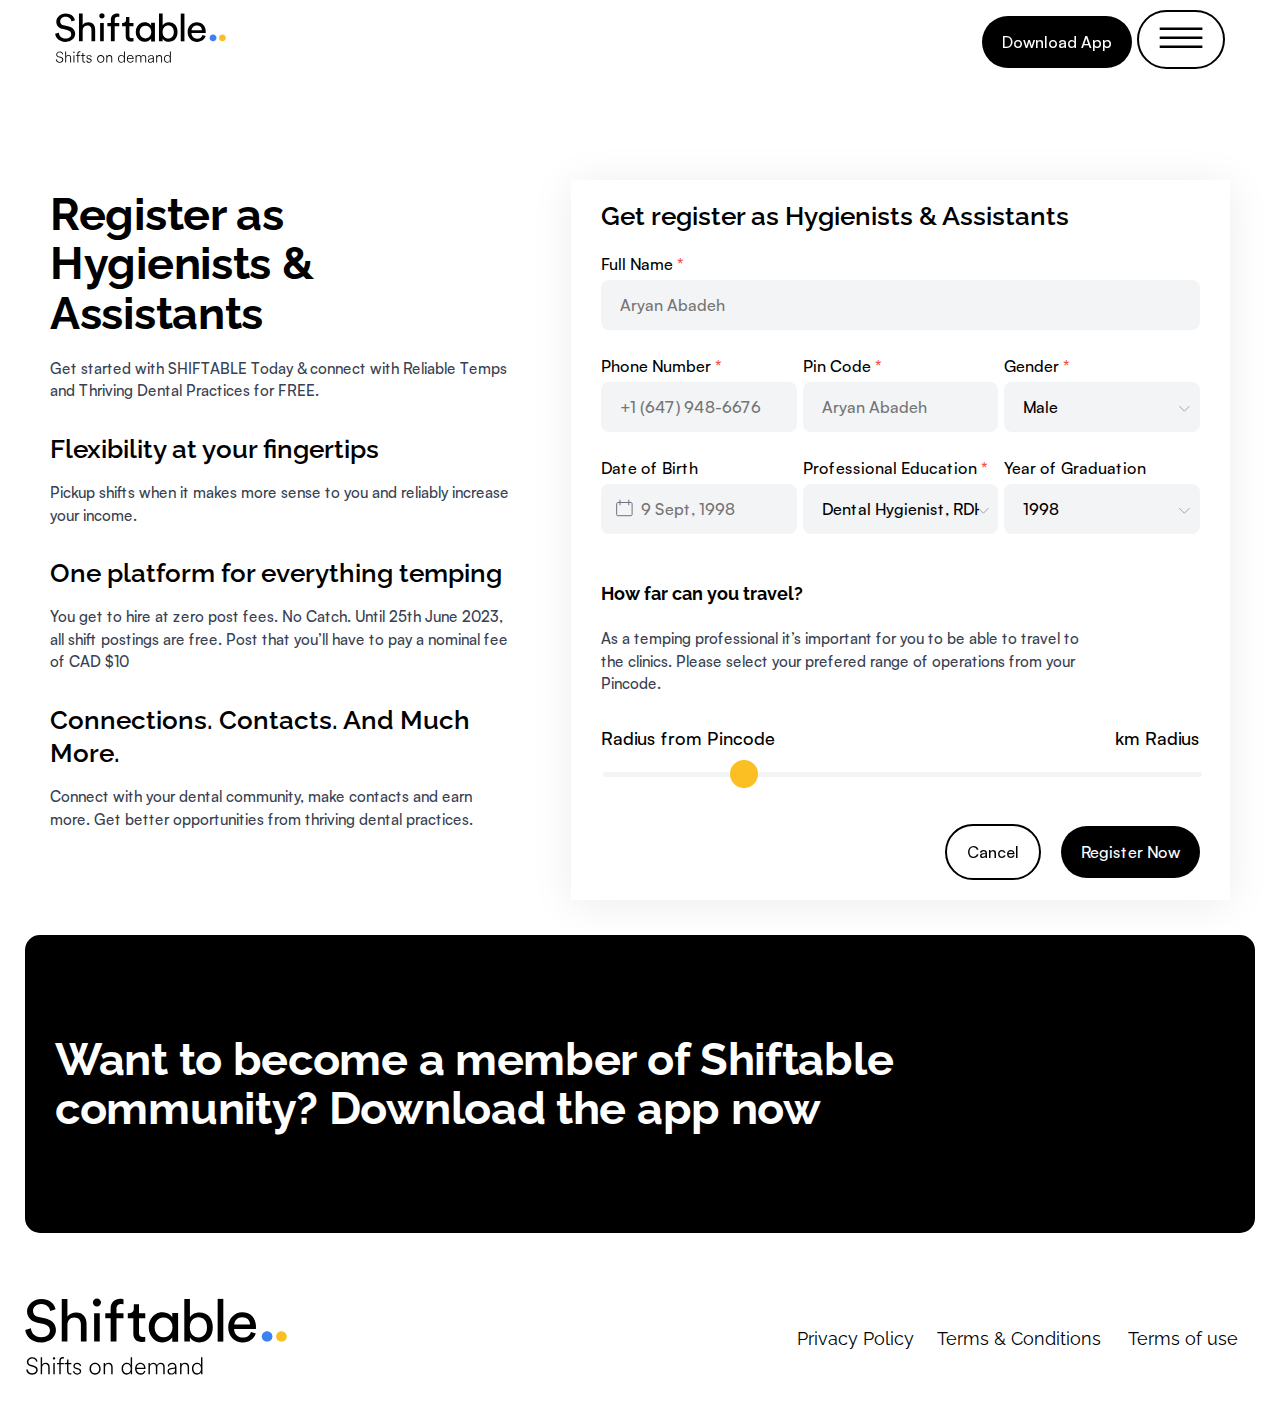
<file: register-assistants.html>
<!DOCTYPE html>
<html lang="en">

<head>
    <meta charset="UTF-8">
    <meta http-equiv="X-UA-Compatible" content="IE=edge">
    <meta name="viewport" content="width=device-width, initial-scale=1.0">
    <title>Document</title>
    <link rel="preconnect" href="https://fonts.googleapis.com">
    <link rel="preconnect" href="https://fonts.gstatic.com" crossorigin>
    <link href="https://fonts.googleapis.com/css2?family=Inter:wght@500&family=Raleway:wght@600;700&display=swap"
        rel="stylesheet">
    <link rel="stylesheet" href="https://maxcdn.bootstrapcdn.com/font-awesome/4.7.0/css/font-awesome.min.css">
    <link rel="stylesheet" href="https://unpkg.com/aos@next/dist/aos.css" />
    <link rel="stylesheet" href="./css/style.css">
</head>

<body>
    <nav class="register">
        <div class="container">
            <a href="/"><img src="img/logo-large.svg" alt="Shiftable" class="logo"></a>
            <div>
                <button class="btn btn-primary downloadapp"><span><span class="text">Download App</span> <span><img
                                src="img/download-icon.png" alt=""></span> </span></button>
                <button class="btn btn-primary-outline menu-icon"><a href="javascript:void(0);"
                        onclick="myFunction()"><img src="img/menu-icon.svg" alt=""></a></button>
                <div id="myLinks" class="menuOuter">
                    <a href="#news">News</a>
                    <a href="#contact">Contact</a>
                    <a href="#about">About</a>
                </div>
            </div>
        </div>
    </nav>

    <main class="container">

        <section class="register-sec">
            <div class="textDescp">
                <h2>Register as Hygienists & Assistants</h2>
                <p>Get started with SHIFTABLE Today & connect with Reliable Temps and Thriving Dental Practices for
                    FREE.</p>
                <h3>Flexibility at your fingertips</h3>
                <p>Pickup shifts when it makes more sense to you and reliably increase your income.</p>
                <h3>One platform for everything temping</h3>
                <p>You get to hire at zero post fees. No Catch. Until 25th June 2023, all shift postings are free. Post
                    that you’ll have to pay a nominal fee of CAD $10</p>
                <h3>Connections. Contacts. And Much More.</h3>
                <p>Connect with your dental community, make contacts and earn more. Get better opportunities from
                    thriving dental practices.</p>
            </div>

            <div class="formSec">
                <h3>Get register as Hygienists & Assistants</h3>
                <form>
                    <div class="form-group">
                        <label>Full Name <span>*</span></label>
                        <input type="text" placeholder="Aryan Abadeh" class="formInput" />
                    </div>

                    <div class="groupCol">
                        <div class="form-group">
                            <label>Phone Number <span>*</span></label>
                            <input type="text" placeholder="+1 (647) 948-6676" class="formInput" />
                        </div>
                        <div class="form-group">
                            <label>Pin Code <span>*</span></label>
                            <input type="text" placeholder="Aryan Abadeh" class="formInput" />
                        </div>
                        <div class="form-group">
                            <label>Gender <span>*</span></label>
                            <div class="customSelect">
                                <select class="formInput">
                                    <option>Male</option>
                                    <option>Female</option>
                                </select>
                            </div>
                        </div>
                    </div>

                    <div class="groupCol">
                        <div class="form-group">
                            <label>Date of Birth </label>
                            <div class="dateFiled">
                                <span class="calIcon"> <img src="img/calender-icon.svg" alt=""> </span>
                                <input type="text" placeholder="9 Sept, 1998" class="formInput" />
                            </div>
                        </div>
                        <div class="form-group">
                            <label>Professional Education <span>*</span></label>
                            <div class="customSelect">
                                <select class="formInput">
                                    <option>Dental Hygienist, RDH</option>

                                </select>
                            </div>
                        </div>

                        <div class="form-group">
                            <label>Year of Graduation</label>
                            <div class="customSelect">
                                <select class="formInput">
                                    <option>1998</option>
                                    <option>1999</option>
                                    <option>2000</option>
                                    <option>2001</option>
                                </select>
                            </div>
                        </div>

                    </div>

                    <h4 class="noafter">How far can you travel?</h4>
                    <p>As a temping professional it’s important for you to be able to travel to the clinics. Please
                        select your prefered range of operations from your Pincode.</p>

                    <div class="form-group">
                        <div class="radiusRange">
                            <div>Radius from Pincode </div> 
                            <div><span id="demo"></span>km Radius</div>
                    </div>
                        <input type="range" min="1" max="100" value="23" class="rangeSlider" id="myRange">

                     
                    </div>

                    <div class="form-footer">
                        <div class="btn-list">

                            <button class="btn btn-primary btn-primary-outline" data-aos="zoom-out"
                                data-aos-delay="150"><a href="/">Cancel</a></button>
                            <button class="btn btn-primary " data-aos="zoom-out"><a href="/">Register Now</a></button>
                        </div>
                    </div>

                </form>
            </div>
        </section>


        <section id="home__download">
            <article class="text-el--dark dFlex justify-space-between align-items-center">
                <h2>Want to become a member of Shiftable community? Download the app now</h2>
                <div class="btn-list downloadIcons">
                    <!-- <a href=""> <img src="img/google-play.png" alt=""></a>
                        <a href=""> <img src="img/app-store.png" alt=""></a> -->

                    <button class="btn btn-secondary" data-aos="zoom-out"><a href="/">Apply Now</a></button>

                </div>
            </article>

        </section>
        <footer class="footer">
            <a href="" class="logo">
                <img src="img/logo-large.svg" width="262" alt="">
            </a>

            <div class="footer-menu">
                <a href="">Privacy Policy</a>
                <a href="">Terms & Conditions</a>
                <a href="">Terms of use</a>

            </div>
        </footer>
    </main>

    <script src="https://unpkg.com/aos@next/dist/aos.js"></script>
    <script>
        AOS.init({
            offset: -5,
            delay: 160,
            disable: 'mobile'
        });
    </script>
    <script src="./js/images.js"></script>
    <script src="./js/tabs.js"></script>
</body>

</html>
</file>
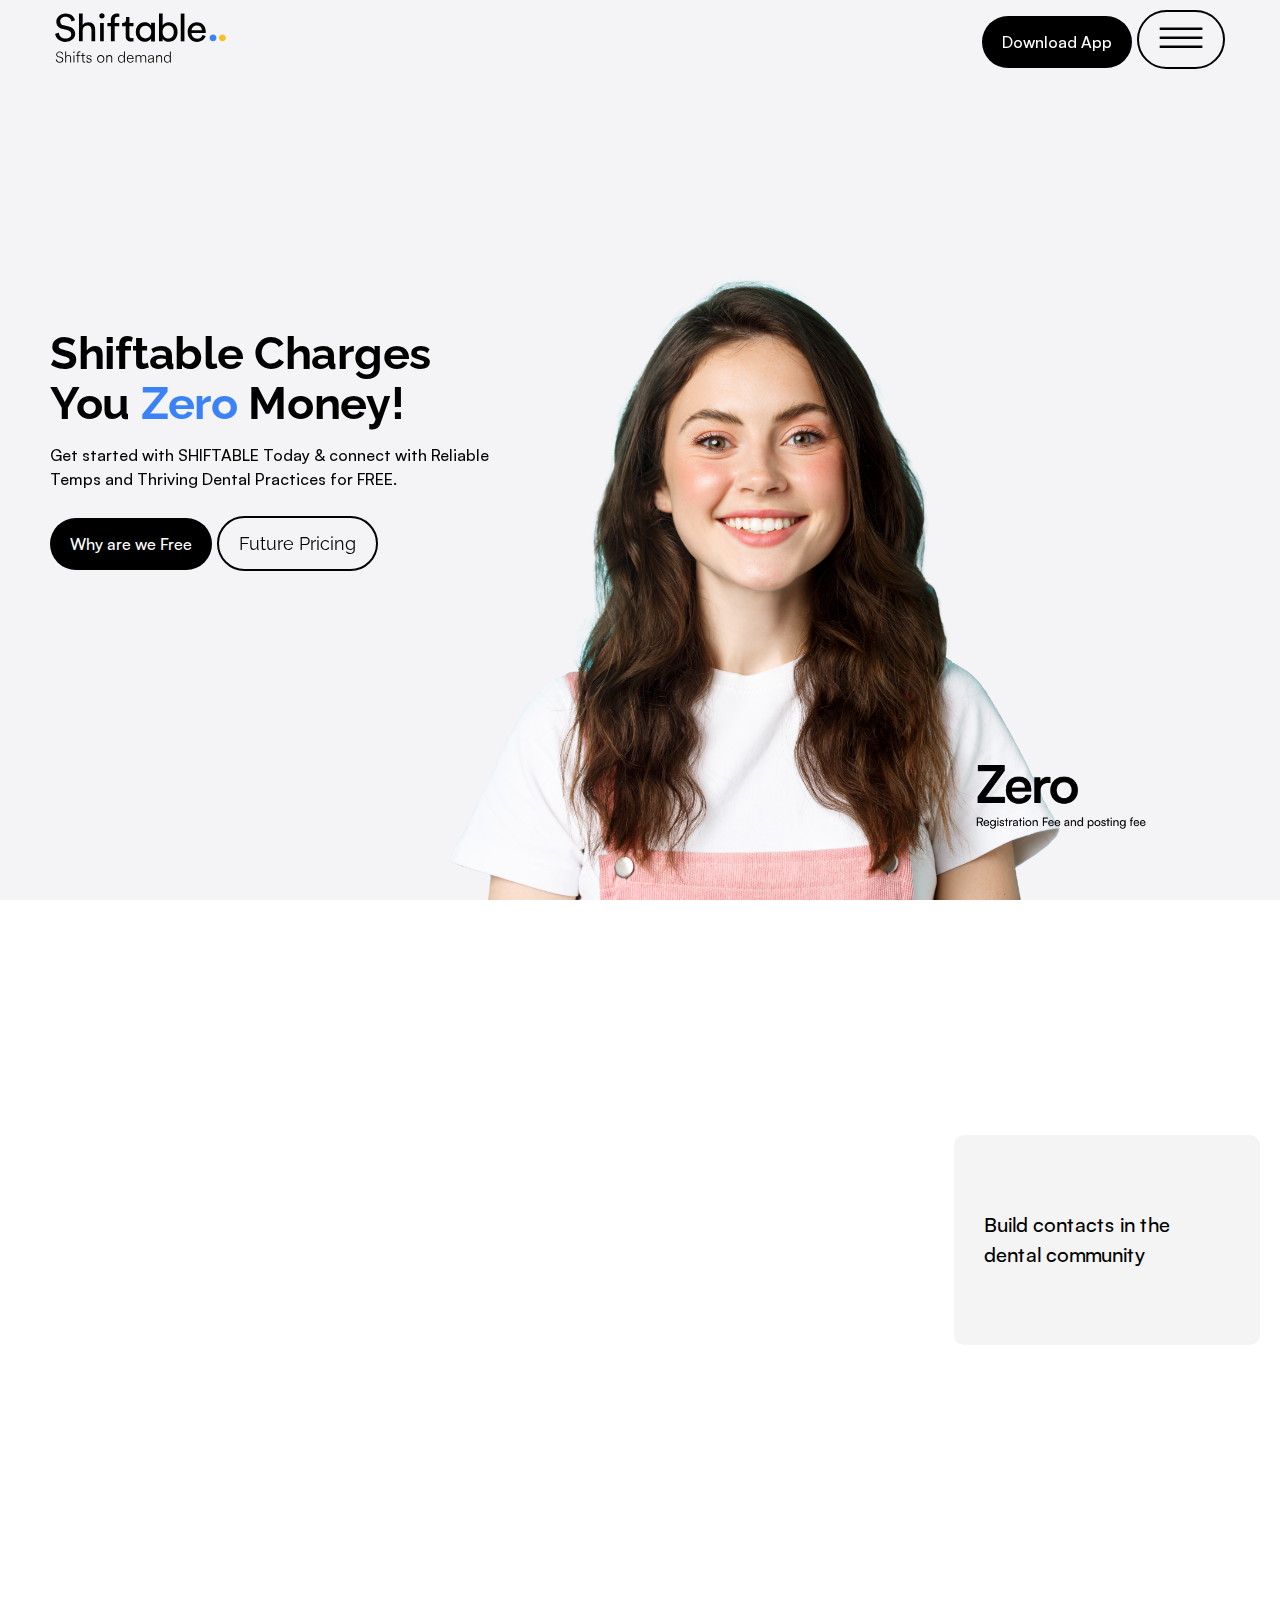
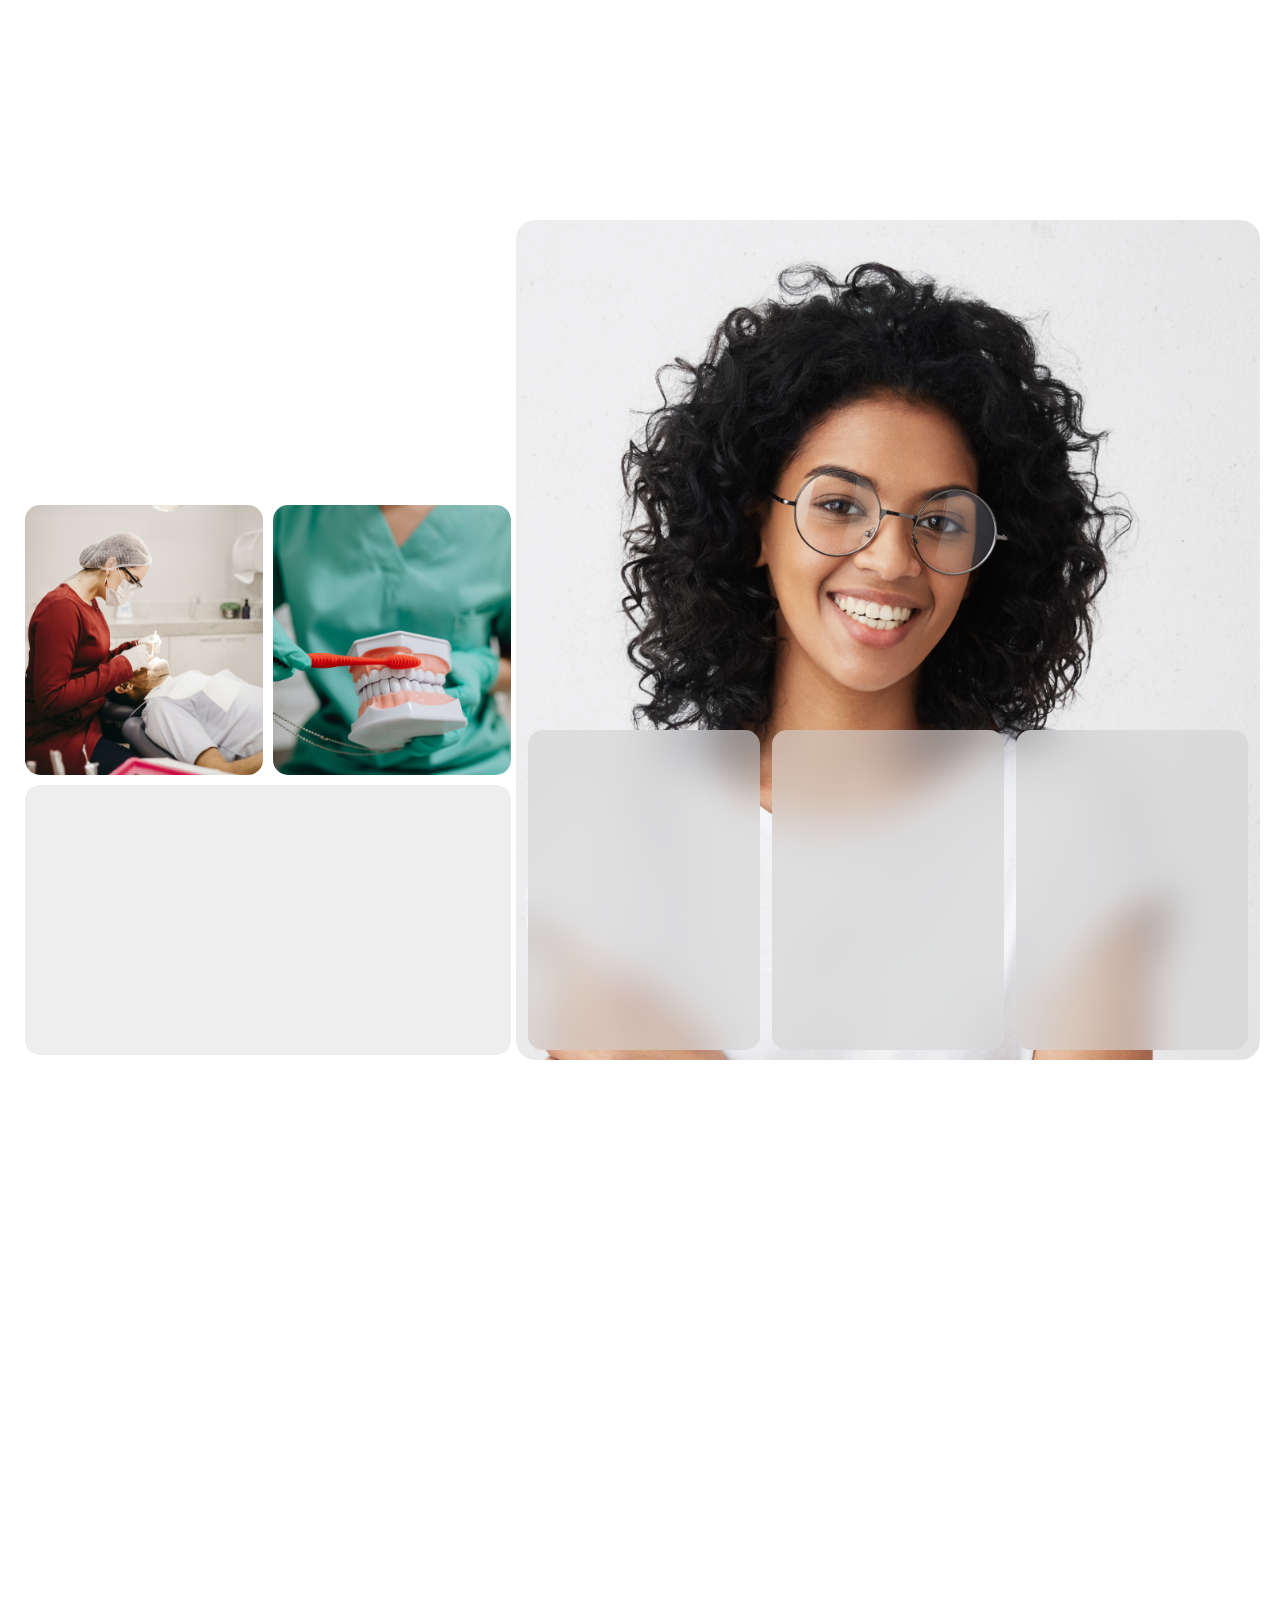
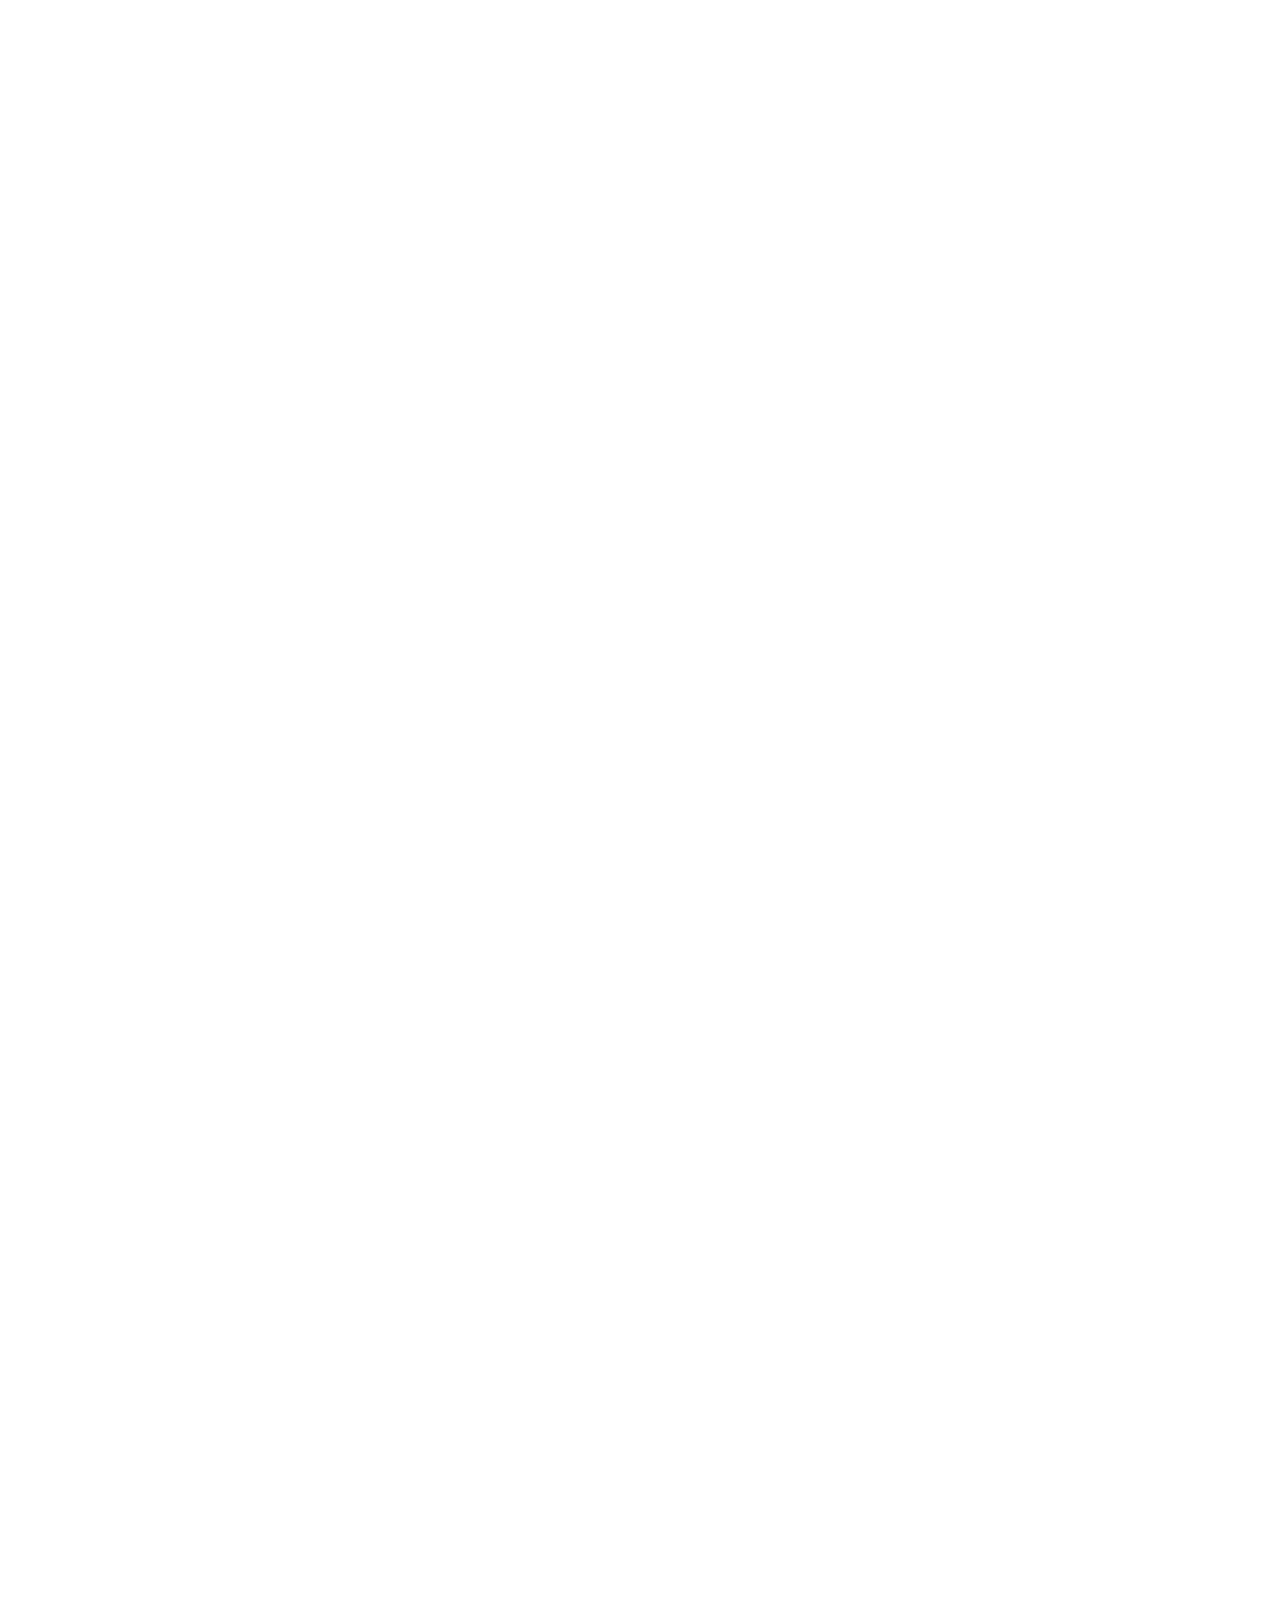
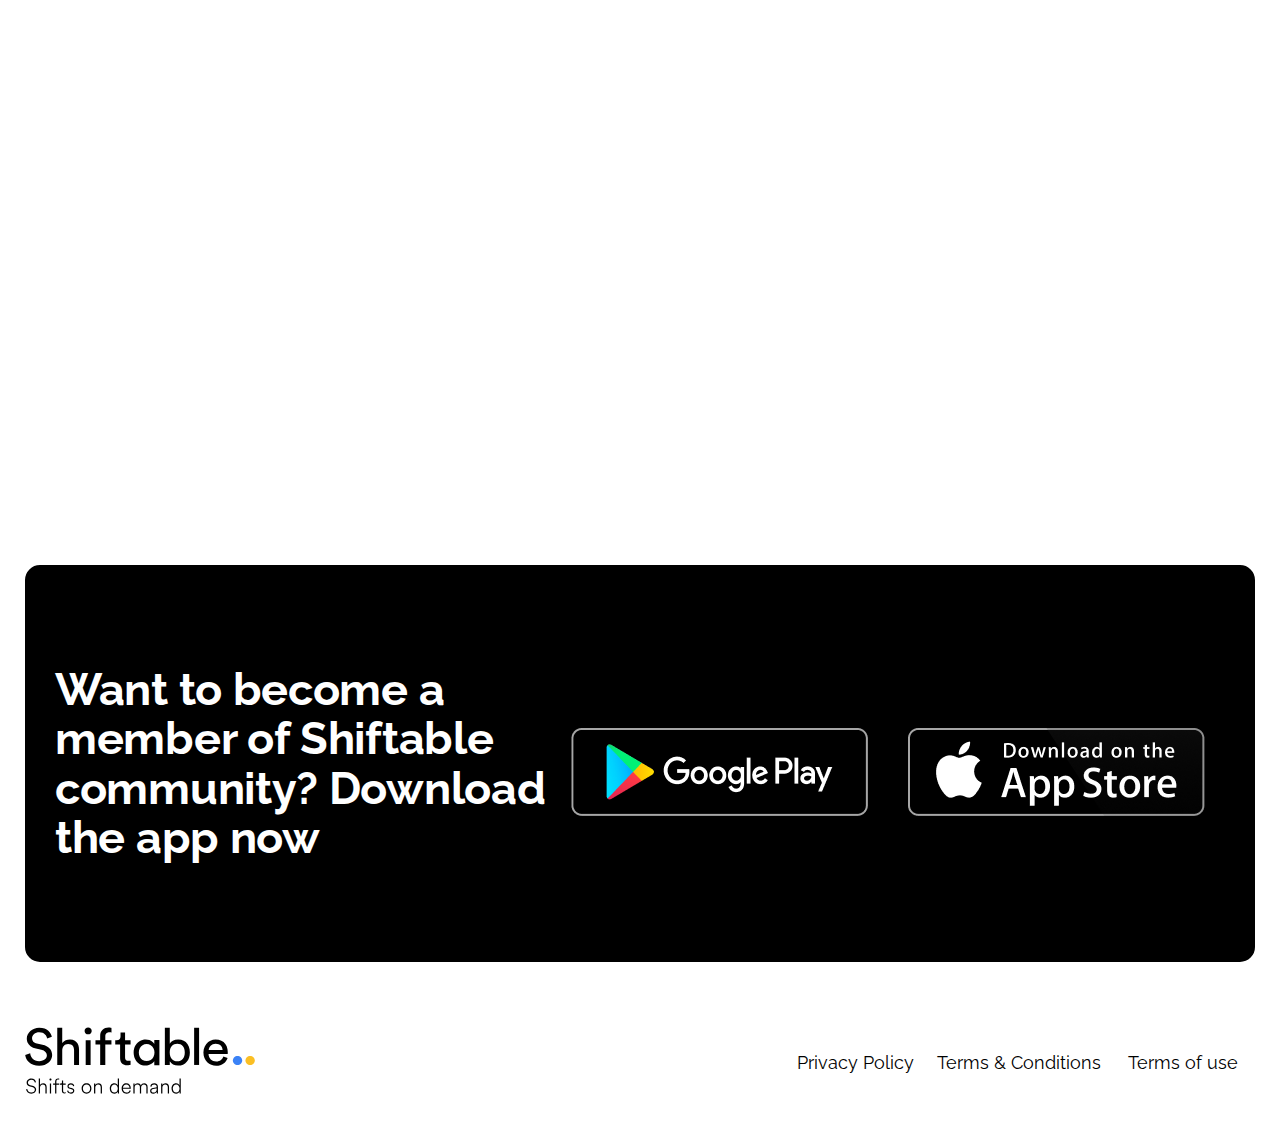
<file: zero-charge.html>
<!DOCTYPE html>
<html lang="en">

<head>
    <meta charset="UTF-8">
    <meta http-equiv="X-UA-Compatible" content="IE=edge">
    <meta name="viewport" content="width=device-width, initial-scale=1.0">
    <title>Document</title>
    <link rel="preconnect" href="https://fonts.googleapis.com">
    <link rel="preconnect" href="https://fonts.gstatic.com" crossorigin>
    <link href="https://fonts.googleapis.com/css2?family=Inter:wght@500&family=Raleway:wght@600;700&display=swap"
        rel="stylesheet">
    <link rel="stylesheet" href="https://unpkg.com/aos@next/dist/aos.css" />
    <link rel="stylesheet" href="./css/style.min.css">
</head>

<body>
    <nav class="header" id="myHeader">
        <div class="container">
            <a href="/"><img src="img/logo-large.svg" alt="Shiftable" class="logo"></a>
            <div>
                <button class="btn btn-primary downloadapp"><span><span class="text">Download App</span> <span><img
                                src="img/download-icon.png" alt=""></span> </span></button>
                <button class="btn btn-primary-outline menu-icon"><a href="javascript:void(0);"
                        onclick="myFunction()"><img src="img/menu-icon.svg" alt=""></a></button>
                <div id="myLinks" class="menuOuter">
                    <a href="index.html">Home</a>
                    <a href="index2.html">Dental Professionals</a>
                    <a href="on-demand.html">Dental Clinics</a>
                    <a href="zero-charge.html">Pricing</a>

                </div>
            </div>
        </div>
    </nav>
    <div class="hero hire-zero hire-ondemand">
        <div class="container">
            <div>
                <h1 data-aos="zoom-out">Shiftable Charges You <span>Zero </span> Money!</h1>
                <p data-aos="fade-up" data-aos-delay="150" data-aos-duration="600">Get started with SHIFTABLE Today &
                    connect with Reliable Temps and Thriving Dental Practices for FREE.</p>
            </div>


            <div>
                <button class="btn btn-primary" data-aos="fade-up" data-aos-delay="250" data-aos-duration="650"><a
                        href="/">Why are we Free</a></button>
                <button class="btn btn-primary-outline" data-aos="fade-up" data-aos-delay="250"
                    data-aos-duration="650">Future Pricing</button>
            </div>
        </div>
    </div>
    <main class="container">
        <div class="free-forever">
            <div class="el el-1 text-el--dark" data-aos="fade-up">
                <h3>Hygienists & Assistants</h3>
                <p>Free forever</p>
            </div>
            <div class="el el-2" data-aos="fade-up">
                <p>Work at the flexibility of your schedule.</p>
            </div>
            <div class="el el-3" data-aos="fade-up">
                <p>Set your own rates of pay</p>
            </div>
            <div class="el el-4" data-aos="fade-up">
                <p>Search and apply for jobs with a few easy steps</p>
            </div>
            <div class="el el-5" data-aos="fade-up">
                <p>Choose Where and when you work.</p>
            </div>
            <div class="el el-6" data-aos="fade-up">
                <p>Get reviews from Practices you work for</p>
            </div>
            <div class="el el-7">
                <p>Build contacts in the dental community</p>
            </div>

        </div>

        <div class="free-forever mt-2">
            <div class="el el-1 text-el--dark" data-aos="fade-up">
                <h3>Dental Practices</h3>
                <p>Free till 26th June 2023
                    And Then CAD $10 per Successful Job Posting</p>
            </div>
            <div class="el el-2" data-aos="fade-up">
                <p>Work at the flexibility of your schedule.</p>
            </div>
            <div class="el el-3" data-aos="fade-up">
                <p>Set your own rates of pay</p>
            </div>
            <div class="el el-4" data-aos="fade-up">
                <p>Search and apply for jobs with a few easy steps</p>
            </div>
            <div class="el el-5" data-aos="fade-up">
                <p>Choose Where and when you work.</p>
            </div>
            <div class="el el-6" data-aos="fade-up">
                <p>Get reviews from Practices you work for</p>
            </div>
            <div class="el el-7" data-aos="fade-up">
                <p>Build contacts in the dental community</p>
            </div>

        </div>

        <div class="secure-data hideMobile ">
            <div class="col-left">
                <div class="el el-1">
                    <h2 data-aos="fade-up">Your Trust And Data Is Secure With Us</h2>
                </div>
                <div class="el el-2" style="background-image: url('img/secure-data-1.jpg');">

                </div>
                <div class="el el-3" style="background-image: url('img/secure-data-2.jpg');"></div>
                <div class="el el-4">
                    <p data-aos="fade-up">SHIFTABLE values its users and their data security above everything else. So
                        we strive to
                        continuously provide a secure, reliable, and compliant temping platform that ensures a seamless
                        Temping experience for you.</p>
                </div>
            </div>
            <div class="col-right" style="background-image: url(img/data-secure-banner.jpg);">

                <div class="el el-1">
                    <h3 data-aos="fade-up">HIPAA Compliance</h3>
                    <p data-aos="fade-up">SHIFTABLE is a HIPAA-compliant application and we strictly adhere to
                        government policies to make
                        sure that all your data remains secure with us.</p>
                </div>

                <div class="el el-1">
                    <h3 data-aos="fade-up">PCI-DSS Compliance</h3>
                    <p data-aos="fade-up">Shiftable adheres to PCI-DSS compliance and so for any payment that is made on
                        the application
                        gets transferred through a secure portal.</p>
                </div>
                <div class="el el-1">
                    <h3 data-aos="fade-up">Secure SSL Encryption</h3>
                    <p data-aos="fade-up">We have a secure SSL encryption to make sure that all your personal data
                        remains secure even in
                        case of any breach.</p>
                </div>



            </div>
        </div>

        <div class="secure-data ShowMobile secureMobile">
            <div class="el el-1 mb-2">
                <h2 data-aos="fade-up">Your Trust And Data Is Secure With Us</h2>
            </div>
            <div class="col-right" style="background-image: url(img/data-secure-banner.jpg);">

                <div class="el el-1">
                    <h3 data-aos="fade-up">HIPAA Compliance</h3>
                    <p data-aos="fade-up">SHIFTABLE is a HIPAA-compliant application and we strictly adhere to
                        government policies to make
                        sure that all your data remains secure with us.</p>
                </div>

                <div class="el el-1">
                    <h3 data-aos="fade-up">PCI-DSS Compliance</h3>
                    <p data-aos="fade-up">Shiftable adheres to PCI-DSS compliance and so for any payment that is made on
                        the application
                        gets transferred through a secure portal.</p>
                </div>
                <div class="el el-1">
                    <h3 data-aos="fade-up">Secure SSL Encryption</h3>
                    <p data-aos="fade-up">We have a secure SSL encryption to make sure that all your personal data
                        remains secure even in
                        case of any breach.</p>
                </div>



            </div>
            <div class="col-left">

                <div class="el el-2" style="background-image: url('img/secure-data-1.jpg');">

                </div>
                <div class="el el-3" style="background-image: url('img/secure-data-2.jpg');">3</div>
                <div class="el el-4">
                    <p data-aos="fade-up">SHIFTABLE values its users and their data security above everything else. So
                        we strive to
                        continuously provide a secure, reliable, and compliant temping platform that ensures a seamless
                        Temping experience for you.</p>
                </div>
            </div>

        </div>

        <section id="why__free" class="image-section hideMobile" data-image="why-free-banner.jpg">
            <article class="el-1 text-el" data-aos="fade-up">
                <h2 data-aos="zoom-out">Why Shiftable
                    is free</h2>
                <p data-aos="zoom-out">We want to build a platform and in turn a close-knit community that dental
                    practices can rely on for hiring verified, vetted, and professional dental temps on demand.
                    We also wish to create something of value for the temping professionals so that they don’t have to
                    do any guesswork for their next shift.</p>
            </article>

            <article class="el-2 text-el text-el--dark" data-aos="fade-up">
                <div>
                    <h3 data-aos="zoom-out">CAD $10/post</h3>
                    <p>Post 26th June 2023</p>
                </div>
                <p>Since we are still in our Pre-launch phase, you get access to all SHIFTABLE platform services for
                    FREE. After 25th June 2023, dental practices will be charged a nominal posting fee of CAD $10.</p>


            </article>
            <article class="el-3 text-el " data-aos="fade-up">


            </article>
        </section>



        <div class="soultionMobile shiftableFreeMobile">
            <article class="el-1 text-el" data-aos="fade-up">
                <h2 data-aos="zoom-out">Why Shiftable
                    is free</h2>
                <p data-aos="zoom-out">We want to build a platform and in turn a close-knit community that dental
                    practices can rely on for hiring verified, vetted, and professional dental temps on demand.
                    We also wish to create something of value for the temping professionals so that they don’t have to
                    do any guesswork for their next shift.</p>
            </article>

            <article class="el-2 text-el text-el--dark" data-aos="fade-up">
                <div>
                    <h3 data-aos="zoom-out">CAD $10/post</h3>
                    <p>Post 26th June 2023</p>
                </div>
                <p>Since we are still in our Pre-launch phase, you get access to all SHIFTABLE platform services for
                    FREE. After 25th June 2023, dental practices will be charged a nominal posting fee of CAD $10.</p>


            </article>
            <article class="el-3 text-el " data-aos="fade-up">


            </article>

        </div>


        <section id="homeTwo__zerocost">
            <article class="el-1" data-aos="fade-up" style="background-image: url('img/zero-cost.jpg');"></article>
            <article class="el-2 text-el text-el--dark" data-aos="fade-up" data-aos-delay="100">

                <h3 data-aos="zoom-out">Begin your journey with Shiftable at zero initial cost</h3>
                <p data-aos="zoom-out">Since we are still in our Pre-launch phase, you get access to all SHIFTABLE
                    platform services for FREE. After 25th June 2023, dental practices will be charged a nominal posting
                    fee of CAD $10.</p>


            </article>
            <article class="el-3" data-aos="fade-up" style="background-image: url('img/image6.png');"></article>
            <article class="el-4" data-aos="fade-up" style="background-image: url('img/image14.jpg');"></article>
        </section>
        <section id="hire__audience" class="image-section hideMobile" data-image="image15-hire.jpg">
            <article class="el-1 text-el" data-aos="fade-up">
                <h2 data-aos="zoom-out">About the Founder</h2>
                <p data-aos="zoom-out">At SHIFTABLE, we make sure that all temping professionals and dental practices
                    are held accountable for all their reschedules and cancellations. This means more reliability for
                    everyone</p>
            </article>
            <article class="el-4 text-el" data-aos="fade-up">

            </article>
            <article class="el-2 text-el" data-aos="fade-up">
                <div>
                    <h3 data-aos="zoom-out">If you are a temping
                        professional that is
                        looking to work</h3>

                </div>
                <div class="btn-list">
                    <button class="btn btn-secondary " data-aos="zoom-out"><a href="/">Go to Hygienists &
                            Assistants</a></button>
                </div>
            </article>
            <article class="el-3 text-el " data-aos="fade-up">


            </article>
        </section>

        <section id="home__audience" class="image-section ShowMobile grid audience"
            data-image="image15-mobile-on-demand.jpg">
            <article class="el-1 text-el" data-aos="fade-up">
                <h2 data-aos="zoom-out">About the Founder</h2>
                <p data-aos="zoom-out">At SHIFTABLE, we make sure that all temping professionals and dental practices
                    are held accountable for all their reschedules and cancellations. This means more reliability for
                    everyone</p>
            </article>

            <article class="el-2 text-el" data-aos="fade-up">
                <div>
                    <h3 data-aos="zoom-out">If you are a temping
                        professional that is
                        looking to work</h3>

                </div>
                <div class="btn-list">
                    <button class="btn btn-secondary " data-aos="zoom-out"><a href="/">Go to Hygienists &
                            Assistants</a></button>
                </div>
            </article>

        </section>


        <section id="home__download">
            <article class="text-el--dark dFlex justify-space-between align-items-center">
                <h2>Want to become a member of Shiftable community? Download the app now</h2>
                <div class="btn-list downloadIcons">
                    <a href=""> <img src="img/google-play.png" alt=""></a>
                    <a href=""> <img src="img/app-store.png" alt=""></a>

                    <!-- <button class="btn btn-secondary" data-aos="zoom-out"><a href="/register-practice.html">Apply
                            Now</a></button> -->

                </div>
            </article>

        </section>
        <footer class="footer">
            <a href="" class="logo">
                <img src="img/logo-large.svg" width="230" alt="">
            </a>

            <div class="footer-menu">
                <a href="">Privacy Policy</a>
                <a href="">Terms & Conditions</a>
                <a href="">Terms of use</a>

            </div>
        </footer>
    </main>
    <div class="modal">
        <div class="modal-content">
            <span class="close-button">×</span>
            <h1>Hello, I am a modal!</h1>
        </div>
    </div>

    <script src="https://unpkg.com/aos@next/dist/aos.js"></script>
    <script>
        AOS.init({
            offset: -5,
            delay: 160,
            disable: 'mobile'
        });
    </script>
    <script src="./js/images.js"></script>
    <script src="./js/tabs.js"></script>
</body>

</html>
</file>
<file: css/style.css>
@font-face {
  font-family: "Satoshi-Medium";
  src: url("../../fonts/Satoshi-Medium.woff2") format("woff2"), url("../../fonts/Satoshi-Medium.woff") format("woff"), url("../../fonts/Satoshi-Medium.ttf") format("truetype");
  font-weight: 500;
  font-display: swap;
  font-style: normal;
}

@font-face {
  font-family: "Satoshi-Regular";
  src: url("../../fonts/Satoshi-Regular.woff2") format("woff2"), url("../../fonts/Satoshi-Regular.woff") format("woff"), url("../../fonts/Satoshi-Regular.ttf") format("truetype");
  font-weight: 400;
  font-display: swap;
  font-style: normal;
}

@font-face {
  font-family: "Satoshi-MediumItalic";
  src: url("../../fonts/Satoshi-MediumItalic.woff2") format("woff2"), url("../../fonts/Satoshi-MediumItalic.woff") format("woff"), url("../../fonts/Satoshi-MediumItalic.ttf") format("truetype");
  font-weight: 500;
  font-display: swap;
  font-style: italic;
}

.btn {
  all: unset;
  display: inline-block;
  padding: 15px 20px;
  border-radius: 1000px;
}

@media (max-width: 767px) {
  .btn {
    padding: 15px 14px;
  }
}

.btn-primary {
  background: black;
  -webkit-transition: all 240ms linear;
  transition: all 240ms linear;
  cursor: pointer;
}

.btn-primary * {
  color: white;
  font-family: "Satoshi-Medium", sans-serif;
  font-size: 16px;
  font-weight: 500;
  text-decoration: none;
}

.btn-primary.btn-color {
  background: #3b82f6;
}

.btn-primary-outline {
  background: transparent;
  border: 2px solid black;
  cursor: pointer;
}

.btn-primary-outline * {
  color: black;
}

.btn-primary:hover {
  cursor: pointer;
}

.btn-secondary {
  background: white;
  -webkit-transition: all 240ms linear;
  transition: all 240ms linear;
}

.btn-secondary * {
  color: black;
  font-family: "Satoshi-Medium", sans-serif;
  font-size: 16px;
  font-weight: 500;
  text-decoration: none;
}

.btn-secondary.btn-color {
  background: #fbbf24;
}

.btn-secondary-outline {
  background: transparent;
  border: 2px solid white;
}

.btn-secondary-outline * {
  color: white;
  text-decoration: none;
}

.btn-secondary:hover {
  cursor: pointer;
}

.btn-list {
  display: -webkit-box;
  display: -ms-flexbox;
  display: flex;
  -webkit-box-pack: start;
      -ms-flex-pack: start;
          justify-content: flex-start;
  -webkit-box-align: center;
      -ms-flex-align: center;
          align-items: center;
  margin-top: 20px;
}

.btn-list .btn {
  margin-right: 20px;
}

.btn-list .btn:last-child {
  margin: 0;
}

body {
  font-family: "Raleway", sans-serif;
  font-size: 18px;
  margin: 0;
  padding: 0;
}

.container {
  margin: 20px;
}

@media (max-width: 767px) {
  .container {
    margin: 10px;
  }
}

h1,
h2 {
  font-size: 3.2rem;
  font-weight: 700;
  line-height: 1.1;
  margin: 0;
  letter-spacing: -0.3px;
  max-width: 500px !important;
}

@media (max-width: 1536px) {
  h1,
  h2 {
    font-size: 2.8rem;
  }
}

@media (max-width: 767px) {
  h1,
  h2 {
    font-size: 26px;
  }
}

h3 {
  font-size: 1.8rem;
  font-weight: 600;
  line-height: 1.3;
  margin: 0;
  max-width: 500px !important;
}

@media (max-width: 1536px) {
  h3 {
    font-size: 1.6rem;
  }
}

p {
  font-family: "Satoshi-Medium", sans-serif;
  margin: 0;
  font-weight: 500;
  font-size: 16px;
  line-height: 1.5;
  max-width: 500px !important;
}

p.text-lg {
  font-family: "Satoshi-Regular", sans-serif;
  font-size: 18px;
  color: rgba(0, 0, 0, 0.8);
}

.text-primary {
  color: #3b82f6;
}

.text-secondary {
  color: #fbbf24;
}

h3 + p {
  margin-top: 16px;
}

nav {
  position: fixed;
  top: 0;
  left: 0;
  width: 100%;
  z-index: 99;
  background: rgba(0, 0, 0, 0.04);
}

nav.sticky {
  background: rgba(255, 255, 255, 0.9);
  min-height: 80px;
}

nav.register {
  background: rgba(0, 0, 0, 0.04);
  -webkit-backdrop-filter: blur(3.5px);
          backdrop-filter: blur(3.5px);
}

@media (max-width: 990px) {
  nav {
    background-color: #fbfbfb;
  }
}

nav .container {
  padding: 10px 55px;
  display: -webkit-box;
  display: -ms-flexbox;
  display: flex;
  margin: 0;
  position: absolute;
  width: 100%;
  -webkit-box-sizing: border-box;
          box-sizing: border-box;
  -webkit-box-pack: justify;
      -ms-flex-pack: justify;
          justify-content: space-between;
  -webkit-box-align: center;
      -ms-flex-align: center;
          align-items: center;
}

@media (max-width: 990px) {
  nav .container {
    padding: 20px 25px;
    margin: 0;
  }
}

nav .container .logo {
  height: 50px;
}

nav .container .downloadapp img {
  display: none;
}

@media (max-width: 767px) {
  nav .container .downloadapp {
    text-indent: -999px;
    width: 46px;
    height: 46px;
    padding: 0;
  }
  nav .container .downloadapp .text {
    display: none;
  }
  nav .container .downloadapp img {
    display: -webkit-box;
    display: -ms-flexbox;
    display: flex;
    -webkit-box-pack: center;
        -ms-flex-pack: center;
            justify-content: center;
    margin: 0 auto;
    -webkit-box-align: center;
        -ms-flex-align: center;
            align-items: center;
  }
}

@media (max-width: 767px) {
  nav .container .menu-icon {
    padding: 10px 10px;
  }
}

@media (max-width: 767px) {
  nav .container .menu-icon img {
    max-width: 30px;
  }
}

.hero {
  background-image: url(../img/hero-home.png);
  background-size: cover;
  height: 100vh;
  display: -webkit-box;
  display: -ms-flexbox;
  display: flex;
  -webkit-box-pack: start;
      -ms-flex-pack: start;
          justify-content: flex-start;
  -webkit-box-align: center;
      -ms-flex-align: center;
          align-items: center;
}

.hero.hire-ondemand {
  background: #eff6ff url(../img/hore-on-demand-banner.jpg);
  background-size: 80% auto;
  background-repeat: no-repeat;
  background-position: right bottom;
}

@media (max-width: 1536px) {
  .hero.hire-ondemand {
    background-size: 80% auto;
  }
}

@media (max-width: 767px) {
  .hero.hire-ondemand {
    background: #eff6ff url(../img/hore-on-demand-banner-mobile.jpg);
    background-size: 90% auto;
    background-repeat: no-repeat;
    background-position: bottom center;
    padding-bottom: 100px;
  }
}

.hero.hire-zero {
  background: #F4F4F6 url(../img/hero-zero-charge-banner.png);
  background-size: 80% auto;
  background-repeat: no-repeat;
  background-position: right bottom;
}

@media (max-width: 767px) {
  .hero.hire-zero {
    background: #F4F4F6 url(../img/hero-zero-charge-banner-mobile.png);
    background-repeat: no-repeat;
    background-position: center bottom;
    background-size: 100% auto;
  }
}

.hero.heroTwo {
  background: #F4F4F6 url(../img/hero-2.png);
  background-size: 94% auto;
  background-repeat: no-repeat;
  background-position: right bottom;
}

@media (max-width: 1536px) {
  .hero.heroTwo {
    background-size: 64% auto;
  }
}

@media (max-width: 767px) {
  .hero.heroTwo {
    background: #F4F4F6 url(../img/hero-2-mobile.png);
    background-size: 94% auto;
    background-repeat: no-repeat;
    background-position: center bottom;
  }
}

.hero.heroTwo .earning2x {
  display: -webkit-box;
  display: -ms-flexbox;
  display: flex;
  font-family: "Satoshi-Medium", sans-serif;
  font-weight: 500;
  position: relative;
  -webkit-box-align: end;
      -ms-flex-align: end;
          align-items: flex-end;
  margin-bottom: 30px;
  -webkit-box-pack: start;
      -ms-flex-pack: start;
          justify-content: flex-start;
}

@media (max-width: 767px) {
  .hero.heroTwo .earning2x {
    font-size: 15px;
  }
}

.hero.heroTwo .earning2x span {
  font-size: 90px;
  padding-right: 20px;
  font-weight: bold;
}

@media (max-width: 767px) {
  .hero.heroTwo .earning2x span {
    font-size: 50px;
    padding-right: 0;
  }
}

.hero.heroTwo .earning2x p {
  font-size: 20px;
  font-weight: 500;
  margin: 0;
  padding-bottom: 15px;
}

@media (max-width: 767px) {
  .hero.heroTwo .earning2x p {
    padding-bottom: 5px;
    text-align: left;
    padding-left: 10px;
    line-height: normal;
  }
}

.hero h1 span {
  color: #3B82F6;
}

@media (max-width: 767px) {
  .hero h1 {
    font-size: 2.3rem;
    text-align: center;
  }
}

@media (max-width: 767px) {
  .hero {
    background-image: url(../img/hero-home-mobile.jpg);
    background-position: center bottom;
    background-size: contain;
    background-repeat: no-repeat;
    -webkit-box-align: start;
        -ms-flex-align: start;
            align-items: flex-start;
    padding-top: 80px;
    -webkit-box-pack: center;
        -ms-flex-pack: center;
            justify-content: center;
    background-color: #fbfbfb;
  }
}

.hero .container {
  max-width: 450px;
  padding: 100px 30px;
}

@media (max-width: 767px) {
  .hero .container {
    padding: 15px 25px;
    margin: 0;
    text-align: center;
  }
}

.hero .container p {
  margin: 15px 0 25px 0;
}

@media (max-width: 767px) {
  .hero .container p {
    text-align: center;
  }
}

section {
  margin: 30px auto;
  border-radius: 20px;
  height: calc(100vh - 40px);
  width: 100%;
  display: -ms-grid;
  display: grid;
}

section article {
  border-radius: 20px;
  border: 5px solid white;
  padding: 40px;
  overflow: hidden;
  position: relative;
  background-size: cover;
  background-position: center;
}

@media (max-width: 1536px) {
  section article {
    padding: 30px;
  }
}

@media (max-width: 767px) {
  section article {
    padding: 30px 15px;
  }
}

section article p {
  max-width: 66ch;
  font-weight: 500;
}

section article img {
  position: absolute;
  width: calc(100vw - 40px);
  height: calc(100vh - 40px);
  -o-object-fit: cover;
     object-fit: cover;
  -o-object-position: top;
     object-position: top;
  z-index: -1;
  border-radius: 20px;
}

section article .downloadIcons a {
  padding: 0 20px;
  text-align: center;
}

@media (max-width: 767px) {
  section article .downloadIcons a {
    padding: 0 10px;
  }
}

section article .downloadIcons a img {
  position: static;
  z-index: 0;
  width: auto;
  height: auto;
  border-radius: 0;
}

@media (max-width: 767px) {
  section article .downloadIcons a img {
    max-width: 100%;
  }
}

@media (max-width: 767px) {
  section article .downloadIcons {
    -webkit-box-pack: center;
        -ms-flex-pack: center;
            justify-content: center;
  }
}

.text-el {
  display: -webkit-box;
  display: -ms-flexbox;
  display: flex;
  -webkit-box-orient: vertical;
  -webkit-box-direction: normal;
      -ms-flex-direction: column;
          flex-direction: column;
  -webkit-box-pack: justify;
      -ms-flex-pack: justify;
          justify-content: space-between;
  -webkit-box-align: start;
      -ms-flex-align: start;
          align-items: flex-start;
}

@media (max-width: 1536px) {
  .text-el h2 {
    max-width: 450px !important;
  }
}

.text-el--blurred * {
  color: white;
}

.text-el--blurred img {
  -webkit-filter: blur(6px) brightness(90%);
          filter: blur(6px) brightness(90%);
}

.text-el--dark {
  color: white;
  background-color: black;
}

.text-el--dark .text-lg {
  color: rgba(255, 255, 255, 0.8);
}

#home__solution {
  -ms-grid-columns: 40% 30% 30%;
      grid-template-columns: 40% 30% 30%;
  -ms-grid-rows: (1fr)[3];
      grid-template-rows: repeat(3, 1fr);
}

@media (max-width: 767px) {
  #home__solution {
    display: block;
  }
}

#home__solution .el-1 {
  grid-column: span 1;
  grid-row: span 3;
}

@media (max-width: 767px) {
  #home__solution .el-1 img {
    position: inherit;
  }
}

#home__solution .el-2 {
  -ms-grid-column: 2;
  -ms-grid-column-span: 1;
  grid-column: 2 / 3;
  -ms-grid-row: 1;
  -ms-grid-row-span: 2;
  grid-row: 1 / 3;
}

@media (max-width: 767px) {
  #home__solution .el-2 img {
    display: none;
  }
}

#home__solution .el-3 {
  -ms-grid-column: 2;
  -ms-grid-column-span: 1;
  grid-column: 2 / 3;
  -ms-grid-row: 3;
  -ms-grid-row-span: 1;
  grid-row: 3 / 4;
}

@media (max-width: 767px) {
  #home__solution .el-3 img {
    display: none;
  }
}

#home__solution .el-4 {
  -ms-grid-column: 3;
  -ms-grid-column-span: 1;
  grid-column: 3 / 4;
  -ms-grid-row: 1;
  -ms-grid-row-span: 1;
  grid-row: 1 / 2;
}

@media (max-width: 767px) {
  #home__solution .el-4 img {
    display: none;
  }
}

#home__solution .el-5 {
  -ms-grid-column: 3;
  -ms-grid-column-span: 1;
  grid-column: 3 / 4;
  -ms-grid-row: 2;
  -ms-grid-row-span: 1;
  grid-row: 2 / 3;
}

#home__solution .el-6 {
  -ms-grid-column: 3;
  -ms-grid-column-span: 1;
  grid-column: 3 / 4;
  -ms-grid-row: 3;
  -ms-grid-row-span: 1;
  grid-row: 3 / 4;
}

@media (max-width: 767px) {
  #home__solution {
    display: none;
  }
}

#home__solutionMobile {
  height: auto;
  display: none;
}

@media (max-width: 767px) {
  #home__solutionMobile {
    display: block;
  }
}

#home__solutionMobile .el-1 {
  background: #e2e2e2;
  padding: 40px 0px 0;
  border-radius: 10px;
}

#home__solutionMobile .el-1 h2 {
  font-size: 38px;
  text-align: center;
  padding: 0 20px;
}

@media (max-width: 767px) {
  #home__solutionMobile .el-1 h2 {
    font-size: 29px;
  }
}

#home__solutionMobile .el-1 img {
  max-width: 100%;
  border-radius: 10px;
}

#home__solutionMobile .el-2 {
  margin-top: 20px;
  border-radius: 10px;
  background: #e2e2e2;
  padding: 20px 15px;
  min-height: 215px;
  display: -webkit-box;
  display: -ms-flexbox;
  display: flex;
  -webkit-box-orient: vertical;
  -webkit-box-direction: normal;
      -ms-flex-direction: column;
          flex-direction: column;
  -webkit-box-pack: justify;
      -ms-flex-pack: justify;
          justify-content: space-between;
  -webkit-box-sizing: border-box;
          box-sizing: border-box;
}

@media (max-width: 767px) {
  #home__solutionMobile .el-2 {
    padding: 20px 15px;
  }
}

#home__solutionMobile .el-2 h2 {
  font-size: 26px;
  margin-bottom: 0;
}

#home__solutionMobile .text-el--dark {
  background: #000;
}

#home__cost, #home__audience {
  -ms-grid-columns: 70% 30%;
      grid-template-columns: 70% 30%;
  -ms-grid-rows: (1fr)[2];
      grid-template-rows: repeat(2, 1fr);
}

@media (max-width: 767px) {
  #home__cost, #home__audience {
    -ms-grid-rows: (1fr)[1fr];
        grid-template-rows: repeat(1fr, 1fr);
    -ms-grid-columns: 100%;
        grid-template-columns: 100%;
    display: block;
    height: auto;
  }
}

#home__cost .el-1, #home__audience .el-1 {
  grid-column: span 1;
  grid-row: span 2;
}

@media (max-width: 767px) {
  #home__cost .el-1, #home__audience .el-1 {
    display: block;
  }
}

#home__cost .el-2, #home__audience .el-2 {
  -ms-grid-column: 2;
  -ms-grid-column-span: 1;
  grid-column: 2 / 3;
  -ms-grid-row: 1;
  -ms-grid-row-span: 1;
  grid-row: 1 / 2;
}

#home__cost .el-3, #home__audience .el-3 {
  -ms-grid-column: 2;
  -ms-grid-column-span: 1;
  grid-column: 2 / 3;
  -ms-grid-row: 2;
  -ms-grid-row-span: 1;
  grid-row: 2 / 3;
}

@media (max-width: 767px) {
  #home__cost .el-3, #home__audience .el-3 {
    border-left: none;
    border-right: none;
  }
}

@media (max-width: 767px) {
  #home__cost {
    display: none;
  }
}

#home__costMobile {
  display: none;
}

@media (max-width: 767px) {
  #home__costMobile {
    display: block;
    max-width: 360px;
    margin: 0 auto;
  }
  #home__costMobile .el-1 {
    border-radius: 10px;
    /* Permalink - use to edit and share this gradient: https://colorzilla.com/gradient-editor/#1e5799+0,7db9e8+100 */
    background: url(../img/image2-mobile.png) no-repeat center bottom;
    background-color: #f0f1f3;
    min-height: 630px;
    padding: 30px 15px;
  }
  #home__costMobile .el-1 .descpertion {
    padding: 30px 30px 0;
  }
  #home__costMobile .el-1 .blueDote {
    width: 7px;
    height: 7px;
    margin-left: 5px;
    background: #3B82F6;
    display: -webkit-inline-box;
    display: -ms-inline-flexbox;
    display: inline-flex;
    border-radius: 50%;
  }
  #home__costMobile .el-1 .orangeDote {
    width: 7px;
    height: 7px;
    background: #FBBF24;
    margin-left: 5px;
    display: -webkit-inline-box;
    display: -ms-inline-flexbox;
    display: inline-flex;
    border-radius: 50%;
  }
  #home__costMobile .el-2 {
    background: #ECEEF2;
    padding: 30px 15px;
    margin-top: 10px;
    border-radius: 10px;
  }
  #home__costMobile img {
    max-width: 100%;
  }
}

#home__howitworks {
  -ms-grid-columns: (1fr)[2];
      grid-template-columns: repeat(2, 1fr);
  -ms-grid-rows: (1fr)[2];
      grid-template-rows: repeat(2, 1fr);
}

@media (max-width: 767px) {
  #home__howitworks {
    display: none;
  }
}

#home__howitworks .el-1 {
  -ms-grid-column: 1;
  -ms-grid-column-span: 1;
  grid-column: 1 / 2;
  -ms-grid-row: 1;
  -ms-grid-row-span: 1;
  grid-row: 1 / 2;
}

#home__howitworks .el-2 {
  -ms-grid-column: 2;
  -ms-grid-column-span: 1;
  grid-column: 2 / 3;
  -ms-grid-row: 1;
  -ms-grid-row-span: 1;
  grid-row: 1 / 2;
}

#home__howitworks .el-3 {
  -ms-grid-column: 1;
  -ms-grid-column-span: 2;
  grid-column: 1 / 3;
  -ms-grid-row: 2;
  -ms-grid-row-span: 1;
  grid-row: 2 / 3;
}

#home__howitworksMobile {
  display: none;
}

@media (max-width: 767px) {
  #home__howitworksMobile {
    display: block;
    height: auto;
    margin-top: 0;
    margin-bottom: 0;
  }
  #home__howitworksMobile img {
    max-width: 100%;
  }
  #home__howitworksMobile .text-el {
    padding: 30px 15px;
    border-radius: 10px;
    min-height: 215px;
  }
  #home__howitworksMobile .text-el h2 {
    font-size: 2rem;
  }
  #home__howitworksMobile ul.tabs-list li.tab {
    margin-right: 0;
  }
  #home__howitworksMobile ul.tabs-list li.tab h3 {
    font-size: 16px;
  }
  #home__howitworksMobile ul.cards {
    overflow-x: auto;
    gap: 5px;
    margin: 0px;
  }
  #home__howitworksMobile ul.cards li {
    width: 200px;
    -webkit-transition: none;
    transition: none;
    -webkit-transform: none;
            transform: none;
  }
  #home__howitworksMobile .tab-container {
    padding: 0px;
    overflow: hidden;
  }
}

#home__audience .el-1 {
  position: relative;
}

@media (max-width: 767px) {
  #home__audience .el-1 {
    background: #e1e2e6;
    padding: 30px 25px;
    padding-bottom: 0;
    border: none;
  }
}

#home__audience .el-1 img.support-img {
  position: absolute;
  top: 0;
  left: 0;
  width: 100%;
  z-index: 2 !important;
  -o-object-fit: cover;
     object-fit: cover;
}

@media (max-width: 767px) {
  #home__audience .el-1 img.support-img {
    position: inherit;
    display: none;
  }
}

#home__audience .el-1 img.mobile-support-img {
  display: none;
}

@media (max-width: 767px) {
  #home__audience .el-1 img.mobile-support-img {
    display: block;
    height: auto;
  }
}

@media (max-width: 767px) {
  #home__audience .el-1 h2 {
    font-size: 29px;
    text-align: center;
    margin-bottom: 20px;
  }
}

#home__audience .el-1 h2,
#home__audience .el-1 p {
  max-width: 400px;
}

@media (max-width: 1536px) {
  #home__audience .el-1 h2,
  #home__audience .el-1 p {
    max-width: 350px !important;
  }
}

@media (max-width: 767px) {
  #home__audience .el-1 h2,
  #home__audience .el-1 p {
    text-align: center;
    max-width: 100% !important;
  }
}

@media (max-width: 767px) {
  #home__audience .el-2 {
    background: #d8d9dd;
    border-left: none;
    border-right: none;
  }
}

#home__zerocost {
  -ms-grid-columns: (1fr)[4];
      grid-template-columns: repeat(4, 1fr);
  -ms-grid-rows: (1fr)[2];
      grid-template-rows: repeat(2, 1fr);
}

@media (max-width: 767px) {
  #home__zerocost {
    display: none;
  }
}

#home__zerocost .el-1 {
  -ms-grid-column: 1;
  -ms-grid-column-span: 2;
  grid-column: 1 / 3;
  -ms-grid-row: 1;
  -ms-grid-row-span: 2;
  grid-row: 1 / 3;
}

#home__zerocost .el-2 {
  -ms-grid-column: 3;
  -ms-grid-column-span: 2;
  grid-column: 3 / 5;
  -ms-grid-row: 1;
  -ms-grid-row-span: 1;
  grid-row: 1 / 2;
}

#home__zerocost .el-3 {
  -ms-grid-column: 3;
  -ms-grid-column-span: 1;
  grid-column: 3 / 4;
  -ms-grid-row: 2;
  -ms-grid-row-span: 1;
  grid-row: 2 / 3;
}

#home__zerocost .el-4 {
  -ms-grid-column: 4;
  -ms-grid-column-span: 1;
  grid-column: 4 / 5;
  -ms-grid-row: 2;
  -ms-grid-row-span: 1;
  grid-row: 2 / 3;
}

#home__zerocostMobile {
  display: none;
}

@media (max-width: 767px) {
  #home__zerocostMobile {
    display: block;
    height: auto;
    margin-bottom: 0px;
  }
  #home__zerocostMobile img {
    max-width: 100%;
  }
  #home__zerocostMobile .el-2 {
    margin-top: 5px;
    border-radius: 10px;
    background: #000;
    padding: 20px 15px;
    margin-bottom: 30px;
    min-height: 215px;
    display: -webkit-box;
    display: -ms-flexbox;
    display: flex;
    -webkit-box-orient: vertical;
    -webkit-box-direction: normal;
        -ms-flex-direction: column;
            flex-direction: column;
    -webkit-box-pack: justify;
        -ms-flex-pack: justify;
            justify-content: space-between;
    -webkit-box-sizing: border-box;
            box-sizing: border-box;
  }
}

@media (max-width: 767px) and (max-width: 767px) {
  #home__zerocostMobile .el-2 {
    margin-bottom: 0;
    margin-top: 0;
  }
}

@media (max-width: 767px) {
  #home__zerocostMobile .el-2 h2 {
    font-size: 26px;
    margin-bottom: 20px;
  }
  #home__zerocostMobile .el-3 {
    display: -ms-grid;
    display: grid;
    -ms-grid-columns: (1fr)[2];
        grid-template-columns: repeat(2, 1fr);
    -ms-grid-rows: (1fr)[1];
        grid-template-rows: repeat(1, 1fr);
  }
  #home__zerocostMobile .el-3 div {
    border: 5px solid white;
  }
}

#home__amazon-credits {
  -ms-grid-columns: (1fr)[2];
      grid-template-columns: repeat(2, 1fr);
  -ms-grid-rows: (1fr)[2];
      grid-template-rows: repeat(2, 1fr);
}

@media (max-width: 767px) {
  #home__amazon-credits {
    height: auto;
    display: -webkit-box;
    display: -ms-flexbox;
    display: flex;
    -webkit-box-orient: vertical;
    -webkit-box-direction: normal;
        -ms-flex-direction: column;
            flex-direction: column;
    margin-top: 0;
  }
  #home__amazon-credits .el-3 {
    -webkit-box-ordinal-group: 3;
        -ms-flex-order: 2;
            order: 2;
    border-left: none;
    border-right: none;
  }
  #home__amazon-credits .el-3 h2 {
    padding-right: 60px;
  }
  #home__amazon-credits .el-4 {
    -webkit-box-ordinal-group: 2;
        -ms-flex-order: 1;
            order: 1;
    min-height: 430px;
    border-left: none;
    border-right: none;
  }
  #home__amazon-credits p {
    margin: 30px 0 20px;
  }
}

#home__amazon-credits .el-3 {
  -ms-grid-column: 1;
  -ms-grid-column-span: 1;
  grid-column: 1 / 2;
  -ms-grid-row: 1;
  -ms-grid-row-span: 2;
  grid-row: 1 / 3;
}

#home__amazon-credits .el-4 {
  -ms-grid-column: 2;
  -ms-grid-column-span: 1;
  grid-column: 2 / 3;
  -ms-grid-row: 1;
  -ms-grid-row-span: 2;
  grid-row: 1 / 3;
}

#home__specialities {
  -ms-grid-columns: (1fr)[4];
      grid-template-columns: repeat(4, 1fr);
  -ms-grid-rows: (1fr)[3];
      grid-template-rows: repeat(3, 1fr);
}

@media (max-width: 767px) {
  #home__specialities {
    background: #F3F3F3 url(../img/image9-mobile.png);
    background-size: 100% auto;
    background-position: bottom center;
    background-repeat: no-repeat;
    height: auto;
    display: -webkit-box;
    display: -ms-flexbox;
    display: flex;
    width: 100%;
    padding: 20px 5px;
    -webkit-box-sizing: border-box;
            box-sizing: border-box;
    -ms-flex-wrap: wrap;
        flex-wrap: wrap;
    min-height: 850px;
  }
  #home__specialities .article__bg {
    display: none;
  }
  #home__specialities article {
    border: none;
    width: 48%;
    color: #fff;
    -webkit-box-sizing: border-box;
            box-sizing: border-box;
    padding: 10px;
    background: rgba(217, 217, 217, 0.3);
    -webkit-backdrop-filter: blur(42px);
            backdrop-filter: blur(42px);
    /* Note: backdrop-filter has minimal browser support */
    margin: 0 1%;
    border-radius: 10px;
    margin-bottom: 10px;
    min-height: 160px;
  }
  #home__specialities article .number {
    border-color: #fff;
    color: #fff;
    -ms-flex-item-align: end;
        -ms-grid-row-align: end;
        align-self: end;
  }
  #home__specialities .el-2 {
    visibility: hidden;
  }
  #home__specialities .el-1 {
    width: 100%;
    background: none;
    min-height: 290px;
    -webkit-backdrop-filter: blur(0px);
            backdrop-filter: blur(0px);
    color: #000;
  }
}

#home__specialities .el-1 {
  -ms-grid-column: 1;
  -ms-grid-column-span: 2;
  grid-column: 1 / 3;
  -ms-grid-row: 1;
  -ms-grid-row-span: 1;
  grid-row: 1 / 2;
}

#home__specialities .el-2 {
  -ms-grid-column: 3;
  -ms-grid-column-span: 2;
  grid-column: 3 / 5;
  -ms-grid-row: 1;
  -ms-grid-row-span: 3;
  grid-row: 1 / 4;
}

#home__specialities .el-3 {
  -ms-grid-column: 1;
  -ms-grid-column-span: 1;
  grid-column: 1 / 2;
  -ms-grid-row: 2;
  -ms-grid-row-span: 1;
  grid-row: 2 / 3;
}

#home__specialities .el-4 {
  -ms-grid-column: 2;
  -ms-grid-column-span: 1;
  grid-column: 2 / 3;
  -ms-grid-row: 2;
  -ms-grid-row-span: 1;
  grid-row: 2 / 3;
}

#home__specialities .el-5 {
  -ms-grid-column: 1;
  -ms-grid-column-span: 1;
  grid-column: 1 / 2;
  -ms-grid-row: 3;
  -ms-grid-row-span: 1;
  grid-row: 3 / 4;
}

#home__specialities .el-6 {
  -ms-grid-column: 2;
  -ms-grid-column-span: 1;
  grid-column: 2 / 3;
  -ms-grid-row: 3;
  -ms-grid-row-span: 1;
  grid-row: 3 / 4;
}

#home__specialities .el-7 {
  -ms-grid-column: 3;
  -ms-grid-column-span: 1;
  grid-column: 3 / 4;
  -ms-grid-row: 3;
  -ms-grid-row-span: 1;
  grid-row: 3 / 4;
}

#home__specialities .el-7 .number {
  color: white;
  border-color: white;
}

.number {
  width: 40px;
  height: 40px;
  display: -webkit-box;
  display: -ms-flexbox;
  display: flex;
  -webkit-box-pack: center;
      -ms-flex-pack: center;
          justify-content: center;
  -webkit-box-align: center;
      -ms-flex-align: center;
          align-items: center;
  border-radius: 50%;
  border: 1px solid black;
  color: black;
}

.number.end {
  -ms-flex-item-align: end;
      align-self: flex-end;
}

ul.tabs-list {
  list-style: none;
  padding: 0;
  margin: 0 0 40px 0;
  display: -webkit-box;
  display: -ms-flexbox;
  display: flex;
  -webkit-box-pack: start;
      -ms-flex-pack: start;
          justify-content: flex-start;
  -webkit-box-align: center;
      -ms-flex-align: center;
          align-items: center;
}

ul.tabs-list li.tab {
  position: relative;
  padding: 10px;
  margin-right: 20px;
}

ul.tabs-list li.tab h3 {
  color: rgba(0, 0, 0, 0.5);
  -webkit-transition: all 240ms linear;
  transition: all 240ms linear;
  font-size: 1.5rem;
}

ul.tabs-list li.tab::before {
  content: "";
  position: absolute;
  bottom: 0;
  left: 10px;
  width: 40px;
  height: 3px;
  border-radius: 200px;
  background: black;
  -webkit-transform-origin: left center;
          transform-origin: left center;
  -webkit-transform: scaleX(0);
          transform: scaleX(0);
  -webkit-transition: all 240ms linear;
  transition: all 240ms linear;
}

ul.tabs-list li.tab:hover {
  cursor: pointer;
}

ul.tabs-list li.tab:hover h3 {
  color: black;
}

ul.tabs-list li.tab.active h3 {
  color: black;
}

ul.tabs-list li.tab.active::before {
  -webkit-transform: scaleX(1);
          transform: scaleX(1);
}

ul.cards {
  list-style: none;
  padding: 0;
  display: -ms-grid;
  display: grid;
  -ms-grid-columns: (1fr)[3];
      grid-template-columns: repeat(3, 1fr);
  gap: 20px;
  height: 0px;
}

ul.cards.active {
  margin-top: -10px;
  height: auto;
}

ul.cards.active li {
  opacity: 1;
  -webkit-transform: translateX(0);
          transform: translateX(0);
}

ul.cards li {
  background: rgba(230, 230, 230, 0.5);
  padding: 40px 20px;
  -webkit-backdrop-filter: blur(10px);
          backdrop-filter: blur(10px);
  border-radius: 12px;
  opacity: 0;
  -webkit-transform: translateX(-10%);
          transform: translateX(-10%);
  -webkit-transition: all 220ms linear;
  transition: all 220ms linear;
}

ul.cards li:nth-child(1) {
  -webkit-transition-delay: 0ms;
          transition-delay: 0ms;
}

ul.cards li:nth-child(2) {
  -webkit-transition-delay: 200ms;
          transition-delay: 200ms;
}

ul.cards li:nth-child(3) {
  -webkit-transition-delay: 400ms;
          transition-delay: 400ms;
}

ul.cards li:nth-child(4) {
  -webkit-transition-delay: 600ms;
          transition-delay: 600ms;
}

.dFlex {
  display: -webkit-box;
  display: -ms-flexbox;
  display: flex;
}

.justify-space-between {
  -webkit-box-pack: justify;
      -ms-flex-pack: justify;
          justify-content: space-between;
}

.align-items-center {
  -webkit-box-align: center;
      -ms-flex-align: center;
          align-items: center;
}

#home__download {
  height: auto;
}

#home__download h2 {
  max-width: 80% !important;
}

@media (max-width: 767px) {
  #home__download h2 {
    text-align: center;
    font-size: 24px;
  }
}

#home__download article {
  padding: 100px 30px;
}

@media (max-width: 767px) {
  #home__download article {
    -webkit-box-orient: vertical;
    -webkit-box-direction: normal;
        -ms-flex-direction: column;
            flex-direction: column;
    padding: 30px 10px;
  }
}

.footer {
  margin: 60px auto 30px;
  width: 100%;
  padding: 0 5px;
  display: -ms-grid;
  display: grid;
  -webkit-box-align: center;
      -ms-flex-align: center;
          align-items: center;
  -ms-grid-columns: 1fr 1fr;
      grid-template-columns: 1fr 1fr;
}

@media (max-width: 767px) {
  .footer {
    -ms-grid-columns: 1fr;
        grid-template-columns: 1fr;
  }
  .footer .logo {
    text-align: center;
  }
  .footer .logo img {
    max-width: 200px;
    margin-bottom: 20px;
  }
}

.footer .footer-menu {
  -ms-flex-pack: distribute;
      justify-content: space-around;
  max-width: 500px;
  -ms-grid-columns: 1fr 1fr 1fr;
      grid-template-columns: 1fr 1fr 1fr;
  display: -ms-inline-grid;
  display: inline-grid;
  -ms-grid-column-align: end;
      justify-self: end;
}

.footer .footer-menu a {
  color: #000;
  -webkit-box-pack: center;
      -ms-flex-pack: center;
          justify-content: center;
  display: -ms-grid;
  display: grid;
  text-decoration: none;
  -webkit-transition: all 250ms ease;
  transition: all 250ms ease;
}

@media (max-width: 767px) {
  .footer .footer-menu a {
    font-size: 12px;
  }
}

.footer .footer-menu a:hover {
  color: #fbbf24;
}

@media (max-width: 767px) {
  .footer .footer-menu {
    -ms-grid-column-align: center;
        justify-self: center;
  }
}

.menuOuter {
  opacity: 0;
  background: #fff;
  padding: 50px;
  position: fixed;
  -webkit-box-sizing: border-box;
          box-sizing: border-box;
  height: calc(100vh - 80px);
  top: 80px;
  right: -100%;
  -webkit-transition: all 0.5s ease;
  transition: all 0.5s ease;
}

@media (max-width: 767px) {
  .menuOuter {
    top: 74px;
    padding: 10px;
    padding-left: 50px;
    height: calc(100vh - 74px);
  }
}

.menuOuter:after {
  content: '';
  position: fixed;
  right: 0;
  top: 80px;
  background-color: rgba(59, 130, 246, 0.5);
  height: calc(100vh - 80px);
  display: block;
  width: 0;
  -webkit-transition: all 0.5s ease;
  transition: all 0.5s ease;
}

@media (max-width: 767px) {
  .menuOuter:after {
    top: 74px;
    height: calc(100vh - 74px);
  }
}

.menuOuter a {
  display: block;
  color: #000;
  font-size: 20px;
  text-decoration: none;
  -webkit-transition: color 0.5s ease;
  transition: color 0.5s ease;
  margin-bottom: 30px;
  position: relative;
}

.menuOuter a:after {
  width: 0;
  content: '';
  display: block;
  position: absolute;
  left: -50px;
  height: 2px;
  top: 50%;
  background: #fbbf24;
  -webkit-transition: width 0.5s ease;
  transition: width 0.5s ease;
}

.menuOuter a:hover {
  color: #fbbf24;
}

.menuOuter a:hover:after {
  width: 50px;
}

.menuOuter.showMenu {
  opacity: 1;
  right: 0;
  width: 300px;
  -webkit-transition: all 0.5s ease;
  transition: all 0.5s ease;
}

@media (max-width: 767px) {
  .menuOuter.showMenu {
    width: 260px;
  }
}

.menuOuter.showMenu:after {
  right: 300px;
  width: calc(100% - 300px);
}

@media (max-width: 767px) {
  .menuOuter.showMenu:after {
    right: 260px;
    width: calc(100% - 260px);
  }
}

#homeTwo__solution {
  -ms-grid-columns: 35% 30% 35%;
      grid-template-columns: 35% 30% 35%;
  -ms-grid-rows: (1fr)[3];
      grid-template-rows: repeat(3, 1fr);
}

@media (max-width: 767px) {
  #homeTwo__solution {
    display: block;
  }
}

#homeTwo__solution .el-3 {
  grid-column: span 1;
  grid-row: span 3;
}

@media (max-width: 767px) {
  #homeTwo__solution .el-3 img {
    position: inherit;
  }
}

#homeTwo__solution .el-1 {
  -ms-grid-column: 1;
  grid-column: 1 / 1;
  -ms-grid-row: 1;
  -ms-grid-row-span: 2;
  grid-row: 1 / 3;
  -webkit-box-pack: center;
      -ms-flex-pack: center;
          justify-content: center;
}

@media (max-width: 767px) {
  #homeTwo__solution .el-1 img {
    display: none;
  }
}

#homeTwo__solution .el-2 {
  -ms-grid-column: 1;
  grid-column: 1 / 1;
  -ms-grid-row: 3;
  -ms-grid-row-span: 1;
  grid-row: 3 / 4;
  -webkit-box-pack: end;
      -ms-flex-pack: end;
          justify-content: flex-end;
}

@media (max-width: 767px) {
  #homeTwo__solution .el-2 img {
    display: none;
  }
}

#homeTwo__solution .el-4 {
  -ms-grid-column: 3;
  -ms-grid-column-span: 1;
  grid-column: 3 / 4;
  -ms-grid-row: 1;
  -ms-grid-row-span: 1;
  grid-row: 1 / 2;
}

@media (max-width: 767px) {
  #homeTwo__solution .el-4 img {
    display: none;
  }
}

#homeTwo__solution .el-5 {
  -ms-grid-column: 3;
  -ms-grid-column-span: 1;
  grid-column: 3 / 4;
  -ms-grid-row: 2;
  -ms-grid-row-span: 1;
  grid-row: 2 / 3;
}

#homeTwo__solution .el-6 {
  -ms-grid-column: 3;
  -ms-grid-column-span: 1;
  grid-column: 3 / 4;
  -ms-grid-row: 3;
  -ms-grid-row-span: 1;
  grid-row: 3 / 4;
}

@media (max-width: 767px) {
  #homeTwo__solution {
    display: none;
  }
}

#homeTwo__solutionMobile {
  display: none;
}

@media (max-width: 767px) {
  #homeTwo__solutionMobile {
    display: block;
  }
}

#homeTwo__zerocost {
  -ms-grid-columns: 60% auto auto;
      grid-template-columns: 60% auto auto;
  -ms-grid-rows: (1fr)[2];
      grid-template-rows: repeat(2, 1fr);
}

@media (max-width: 767px) {
  #homeTwo__zerocost {
    display: block;
    height: auto;
  }
}

#homeTwo__zerocost .el-1 {
  -ms-grid-column: 1;
      grid-column-start: 1;
  grid-column-end: 2;
  -ms-grid-row: 1;
      grid-row-start: 1;
  grid-row-end: 3;
}

@media (max-width: 767px) {
  #homeTwo__zerocost .el-1 {
    min-height: 360px;
    background-repeat: no-repeat;
  }
}

#homeTwo__zerocost .el-2 {
  -ms-grid-column: 2;
      grid-column-start: 2;
  grid-column-end: 4;
}

@media (max-width: 767px) {
  #homeTwo__zerocost .el-3, #homeTwo__zerocost .el-4 {
    width: 49%;
    -webkit-box-sizing: border-box;
            box-sizing: border-box;
    display: -webkit-inline-box;
    display: -ms-inline-flexbox;
    display: inline-flex;
    min-height: 200px;
  }
}

#homeTwo__zerocost .el .text-el {
  display: -webkit-box;
  display: -ms-flexbox;
  display: flex;
  -webkit-box-orient: vertical;
  -webkit-box-direction: normal;
      -ms-flex-direction: column;
          flex-direction: column;
  -webkit-box-pack: justify;
      -ms-flex-pack: justify;
          justify-content: space-between;
  -webkit-box-align: start;
      -ms-flex-align: start;
          align-items: flex-start;
}

#homeTwo__howitwork {
  -ms-grid-columns: 50% 25% 25%;
      grid-template-columns: 50% 25% 25%;
  -ms-grid-rows: (1fr)[2];
      grid-template-rows: repeat(2, 1fr);
}

@media (max-width: 767px) {
  #homeTwo__howitwork {
    display: -webkit-box;
    display: -ms-flexbox;
    display: flex;
    -webkit-box-orient: horizontal;
    -webkit-box-direction: normal;
        -ms-flex-direction: row;
            flex-direction: row;
    height: auto;
    -ms-flex-wrap: wrap;
        flex-wrap: wrap;
  }
  #homeTwo__howitwork .el-3, #homeTwo__howitwork .el-4, #homeTwo__howitwork .el-5, #homeTwo__howitwork .el-6 {
    width: 49%;
    display: -webkit-inline-box;
    display: -ms-inline-flexbox;
    display: inline-flex;
    -webkit-box-sizing: border-box;
            box-sizing: border-box;
    padding: 15px;
    min-height: 168px;
    border: 3px solid white;
  }
}

#homeTwo__howitwork article {
  background-color: #f4f4f4;
}

#homeTwo__howitwork .el-1 {
  -ms-grid-column: 1;
      grid-column-start: 1;
  grid-column-end: 2;
  -ms-grid-row: 1;
      grid-row-start: 1;
  grid-row-end: 3;
  background-image: url(../img/mobile-hand.png);
  background-repeat: no-repeat;
  background-position: right bottom;
  background-size: contain;
  background-color: #000;
}

#homeTwo__howitwork .el-1 h2 {
  max-width: 150px !important;
}

#homeTwo__howitwork .el-1 p {
  max-width: 330px !important;
}

@media (max-width: 767px) {
  #homeTwo__howitwork .el-1 {
    min-height: 450px;
    background-image: url(../img/mobile-hand-mobile.png);
    background-size: 280px auto;
  }
  #homeTwo__howitwork .el-1 h2 {
    font-size: 34px;
  }
  #homeTwo__howitwork .el-1 p {
    max-width: 50% !important;
  }
}

#homeTwo__faq {
  -ms-grid-columns: 50% 50%;
      grid-template-columns: 50% 50%;
  -ms-grid-rows: (1fr)[2];
      grid-template-rows: repeat(2, 1fr);
  height: auto;
}

@media (max-width: 767px) {
  #homeTwo__faq {
    display: none;
  }
}

#homeTwo__faq .el-1 {
  grid-column: span 1;
  grid-row: span 2;
  padding: 5px;
  background: #fff;
  padding-bottom: 0;
}

@media (max-width: 767px) {
  #homeTwo__faq .el-1 {
    display: block;
  }
}

#homeTwo__faq .el-2 {
  -ms-grid-column: 2;
  -ms-grid-column-span: 1;
  grid-column: 2 / 3;
  -ms-grid-row: 1;
  -ms-grid-row-span: 1;
  grid-row: 1 / 2;
}

@media (max-width: 767px) {
  #homeTwo__faq .el-2 {
    min-height: 300px;
    -ms-grid-column: 1;
    -ms-grid-column-span: 2;
    grid-column: 1 / 3;
  }
}

#homeTwo__faq .el-3 {
  -ms-grid-column: 2;
  -ms-grid-column-span: 1;
  grid-column: 2 / 3;
  -ms-grid-row: 2;
  -ms-grid-row-span: 1;
  grid-row: 2 / 3;
}

#homeTwo__faqMobile {
  display: none;
}

@media (max-width: 767px) {
  #homeTwo__faqMobile {
    -ms-grid-rows: (1fr)[1fr];
        grid-template-rows: repeat(1fr, 1fr);
    -ms-grid-columns: 100%;
        grid-template-columns: 100%;
    height: auto;
    display: -webkit-box;
    display: -ms-flexbox;
    display: flex;
    width: 100%;
    -webkit-box-orient: vertical;
    -webkit-box-direction: normal;
        -ms-flex-direction: column;
            flex-direction: column;
  }
  #homeTwo__faqMobile .el-2 {
    -ms-grid-column: 1;
    -ms-grid-column-span: 2;
    grid-column: 1 / 3;
    min-height: 230px;
    display: -webkit-box;
    display: -ms-flexbox;
    display: flex;
    -webkit-box-orient: vertical;
    -webkit-box-direction: normal;
        -ms-flex-direction: column;
            flex-direction: column;
    -webkit-box-ordinal-group: 2;
        -ms-flex-order: 1;
            order: 1;
  }
  #homeTwo__faqMobile .el-3 {
    -ms-grid-column: 2;
    -ms-grid-column-span: 1;
    grid-column: 2 / 3;
    min-height: 260px;
    display: -webkit-box;
    display: -ms-flexbox;
    display: flex;
    -webkit-box-orient: vertical;
    -webkit-box-direction: normal;
        -ms-flex-direction: column;
            flex-direction: column;
    -webkit-box-ordinal-group: 3;
        -ms-flex-order: 2;
            order: 2;
  }
  #homeTwo__faqMobile .el-1 {
    -ms-grid-column: 3;
    grid-column: 3 / 3;
    display: -webkit-box;
    display: -ms-flexbox;
    display: flex;
    -webkit-box-orient: vertical;
    -webkit-box-direction: normal;
        -ms-flex-direction: column;
            flex-direction: column;
    -webkit-box-ordinal-group: 4;
        -ms-flex-order: 3;
            order: 3;
    padding: 0;
  }
}

.accordionItem {
  float: left;
  display: block;
  width: 100%;
  -webkit-box-sizing: border-box;
          box-sizing: border-box;
}

.accordionItemHeading {
  cursor: pointer;
  margin: 0px 0px 10px 0px;
  padding: 10px;
  background: #EFF0F2;
  color: #EFF0F2;
  width: 100%;
  font-size: 22px;
  border-radius: 3px;
  -webkit-box-sizing: border-box;
          box-sizing: border-box;
}

.close .accordionItemContent {
  height: 0px;
  -webkit-transition: height 1s ease-out;
  transition: height 1s ease-out;
  -webkit-transform: scaleY(0);
  transform: scaleY(0);
  float: left;
  display: block;
}

.open .accordionItemContent {
  padding: 20px;
  background-color: #fff;
  border: 1px solid #ddd;
  width: 100%;
  margin: 0px 0px 10px 0px;
  display: block;
  -webkit-transform: scaleY(1);
  transform: scaleY(1);
  -webkit-transform-origin: top;
  transform-origin: top;
  -webkit-transition: -webkit-transform 0.4s ease-out;
  -webkit-transition: -webkit-transform 0.4s ease;
  transition: -webkit-transform 0.4s ease;
  transition: transform 0.4s ease;
  transition: transform 0.4s ease, -webkit-transform 0.4s ease;
  -webkit-box-sizing: border-box;
          box-sizing: border-box;
}

.open .accordionItemHeading {
  margin: 0px;
  -webkit-border-top-left-radius: 3px;
  -webkit-border-top-right-radius: 3px;
  -moz-border-radius-topleft: 3px;
  -moz-border-radius-topright: 3px;
  border-top-left-radius: 3px;
  border-top-right-radius: 3px;
  -webkit-border-bottom-right-radius: 0px;
  -webkit-border-bottom-left-radius: 0px;
  -moz-border-radius-bottomright: 0px;
  -moz-border-radius-bottomleft: 0px;
  border-bottom-right-radius: 0px;
  border-bottom-left-radius: 0px;
  background-color: #bdc3c7;
  color: #7f8c8d;
}

.register-sec {
  margin: 30px auto;
  padding-top: 150px;
  height: auto;
  border-radius: 20px;
  display: -ms-grid;
  display: grid;
  width: 100%;
  -ms-grid-columns: 42% 58%;
      grid-template-columns: 42% 58%;
  -ms-grid-rows: (1fr)[1];
      grid-template-rows: repeat(1, 1fr);
}

@media (max-width: 990px) {
  .register-sec {
    padding-top: 60px;
    -ms-grid-columns: 100%;
        grid-template-columns: 100%;
  }
}

.register-sec * {
  -webkit-box-sizing: border-box;
          box-sizing: border-box;
}

.register-sec h2 {
  margin-bottom: 20px;
}

.register-sec p {
  margin-bottom: 30px;
  color: #374151;
  font-size: 15px;
}

.register-sec h4 {
  position: relative;
}

.register-sec h4 span {
  padding-right: 20px;
  background: #fff;
  position: relative;
  z-index: 1;
}

.register-sec h4:after {
  content: '';
  display: block;
  position: absolute;
  top: 50%;
  width: 100%;
  height: 1px;
  background: #E5E7EB;
}

.register-sec h4.noafter::after {
  display: none;
}

.register-sec .textDescp {
  padding: 10px 30px;
}

@media (max-width: 990px) {
  .register-sec .textDescp {
    padding: 15px;
  }
}

.register-sec .formSec {
  background: #FFFFFF;
  -webkit-box-shadow: 0px 4px 40px rgba(17, 24, 39, 0.08);
          box-shadow: 0px 4px 40px rgba(17, 24, 39, 0.08);
  padding: 40px 50px;
  margin: 0 30px;
}

@media (max-width: 1536px) {
  .register-sec .formSec {
    padding: 20px 30px;
  }
}

@media (max-width: 990px) {
  .register-sec .formSec {
    margin: 0;
    -webkit-box-shadow: none;
            box-shadow: none;
    padding: 20px 15px;
  }
}

.register-sec .formSec h3 {
  margin-bottom: 20px;
}

.groupCol {
  display: -ms-grid;
  display: grid;
  -ms-grid-columns: (1fr)[3];
      grid-template-columns: repeat(3, 1fr);
  gap: 0 6px;
}

@media (max-width: 767px) {
  .groupCol {
    -ms-grid-columns: (1fr)[1];
        grid-template-columns: repeat(1, 1fr);
  }
}

.groupCol .col-2 {
  grid-column: span 2;
}

.form-group {
  display: -webkit-box;
  display: -ms-flexbox;
  display: flex;
  width: 100%;
  margin-bottom: 25px;
  position: relative;
  -webkit-box-orient: vertical;
  -webkit-box-direction: normal;
      -ms-flex-direction: column;
          flex-direction: column;
}

.form-group label {
  display: block;
  font-weight: 400;
  margin-bottom: 5px;
  width: 100%;
  font-size: 16px;
  font-family: "Satoshi-Medium", sans-serif;
}

.form-group label span {
  color: #EF4444;
}

.form-group .formInput {
  background: #F3F4F6;
  border-radius: 8px;
  height: 50px;
  width: 100%;
  font-size: 16px;
  border: none;
  font-family: "Satoshi-Medium", sans-serif;
  padding: 0.5rem 1.2rem;
  font-size: 1rem;
}

.form-group .formInput:focus {
  outline: none;
}

.form-footer {
  display: -webkit-box;
  display: -ms-flexbox;
  display: flex;
  width: 100%;
  -webkit-box-pack: end;
      -ms-flex-pack: end;
          justify-content: end;
}

@media (max-width: 767px) {
  .form-footer {
    -webkit-box-pack: center;
        -ms-flex-pack: center;
            justify-content: center;
  }
}

.customSelect {
  position: relative;
  background: #F3F4F6;
  border-radius: 8px;
}

.customSelect select {
  -webkit-appearance: none;
     -moz-appearance: none;
          appearance: none;
  background: none !important;
  position: relative;
  z-index: 1;
  font-family: "Satoshi-Medium", sans-serif;
}

.customSelect::after {
  content: '';
  background: url(../img/select-arrow.svg) no-repeat center;
  display: block;
  width: 30px;
  height: 52px;
  position: absolute;
  top: 0;
  right: 0;
}

.dateFiled {
  position: relative;
}

.dateFiled .calIcon {
  position: absolute;
  top: 15px;
  left: 15px;
}

.dateFiled .formInput {
  padding-left: 40px;
}

.radio,
.checkbox {
  padding-left: 20px;
  position: relative;
  display: block;
}

.radio input,
.checkbox input {
  opacity: 0;
  position: absolute;
  z-index: 1;
  cursor: pointer;
  margin-left: -20px;
}

.radio input:checked + label::before,
.checkbox input:checked + label::before {
  border-color: #3B82F6;
}

.radio input:checked + label::after,
.checkbox input:checked + label::after {
  content: '';
  display: inline-block;
  position: absolute;
  width: 13px;
  height: 13px;
  left: 2px;
  top: 4px;
  margin-left: -20px;
  border: 1px solid #3B82F6;
  border-radius: 50%;
  background-color: #3B82F6;
}

.radio label,
.checkbox label {
  display: inline-block;
  position: relative;
  padding-left: 6px;
  margin-bottom: 0;
  padding-top: 5px;
}

.radio label::before,
.checkbox label::before {
  content: '';
  display: inline-block;
  position: absolute;
  width: 19px;
  height: 19px;
  left: 0;
  top: 2px;
  margin-left: -20px;
  border: 1px solid #E5E7EB;
  border-radius: 50%;
  background-color: #fff;
}

.radio.disabled label,
.checkbox.disabled label {
  color: #ccc;
}

.radio.disabled label::before,
.checkbox.disabled label::before {
  opacity: 0.54;
  border-color: #ccc;
}

.checkbox input:checked + label::before {
  border-color: #3B82F6;
  background-color: #3B82F6;
}

.checkbox input:checked + label::after {
  content: "\f00c";
  font-family: FontAwesome;
  font-size: 13px;
  color: #fff;
  top: 5px;
  left: 3px;
  border-color: transparent;
  background-color: transparent;
}

.checkbox label::before {
  border-radius: 4px;
}

.rangeSlider {
  -webkit-appearance: none;
  width: 100%;
  height: 5px;
  background: #F3F4F6;
  border-radius: 4px;
  outline: none;
  -webkit-transition: .2s;
  -webkit-transition: opacity .2s;
  transition: opacity .2s;
}

.rangeSlider:hover {
  opacity: 1;
}

.rangeSlider::-webkit-slider-thumb {
  -webkit-appearance: none;
  appearance: none;
  width: 28px;
  height: 28px;
  background: #FBBF24;
  cursor: pointer;
  border-radius: 50%;
}

.rangeSlider::-moz-range-thumb {
  width: 28px;
  height: 28px;
  background: #FBBF24;
  cursor: pointer;
}

.radiusRange {
  display: -webkit-box;
  display: -ms-flexbox;
  display: flex;
  width: 100%;
  -webkit-box-pack: justify;
      -ms-flex-pack: justify;
          justify-content: space-between;
  -webkit-box-align: center;
      -ms-flex-align: center;
          align-items: center;
  margin-bottom: 20px;
  font-family: "Satoshi-Medium", sans-serif;
}

.sec-1 {
  display: -webkit-box;
  display: -ms-flexbox;
  display: flex;
  -webkit-box-pack: justify;
      -ms-flex-pack: justify;
          justify-content: space-between;
  background-color: #F3F4F6;
  background-repeat: no-repeat;
  background-position: bottom center;
  -webkit-box-orient: vertical;
  -webkit-box-direction: normal;
      -ms-flex-direction: column;
          flex-direction: column;
  min-height: 600px;
  margin: 10px;
  padding: 30px 15px;
  border-radius: 10px;
  position: relative;
  -webkit-box-sizing: border-box;
          box-sizing: border-box;
}

@media (max-width: 767px) {
  .sec-1 {
    margin: 0;
    overflow: hidden;
    margin-bottom: 10px;
  }
  .sec-1.ondemand {
    min-height: 780px;
  }
}

.sec-1 p {
  color: #fff;
  position: relative;
  z-index: 1;
}

.sec-1 h2 {
  text-align: center;
}

.sec-1::before {
  background: -webkit-gradient(linear, left top, left bottom, from(rgba(0, 0, 0, 0)), to(rgba(0, 0, 0, 0.55)));
  background: linear-gradient(180deg, rgba(0, 0, 0, 0) 0%, rgba(0, 0, 0, 0.55) 100%);
  content: '';
  display: block;
  position: absolute;
  bottom: 0;
  min-height: 246px;
  left: 0;
  width: 100%;
}

.sec-2 {
  display: -webkit-box;
  display: -ms-flexbox;
  display: flex;
  width: 100%;
  overflow-x: auto;
}

.sec-2 .text-descp {
  background-color: #F3F4F6;
  padding: 30px 25px;
  min-height: 215px;
  display: -webkit-box;
  display: -ms-flexbox;
  display: flex;
  -webkit-box-pack: justify;
      -ms-flex-pack: justify;
          justify-content: space-between;
  -webkit-box-orient: vertical;
  -webkit-box-direction: normal;
      -ms-flex-direction: column;
          flex-direction: column;
  max-width: 320px;
  margin-right: 7px;
  min-width: 280px;
}

@media (max-width: 767px) {
  .sec-2 .text-descp {
    min-height: 160px;
  }
}

.soultionMobile {
  display: none;
}

@media (max-width: 767px) {
  .soultionMobile {
    display: -webkit-box;
    display: -ms-flexbox;
    display: flex;
    -webkit-box-orient: vertical;
    -webkit-box-direction: normal;
        -ms-flex-direction: column;
            flex-direction: column;
  }
}

.hideMobile {
  display: -ms-grid;
  display: grid;
}

@media (max-width: 767px) {
  .hideMobile {
    display: none !important;
  }
}

.tempingSec h2 {
  max-width: 300px !important;
}

#hire__audience {
  -ms-grid-columns: 40% 28% 32%;
      grid-template-columns: 40% 28% 32%;
  -ms-grid-rows: (1fr)[2];
      grid-template-rows: repeat(2, 1fr);
}

@media (max-width: 767px) {
  #hire__audience {
    -ms-grid-rows: (1fr)[1fr];
        grid-template-rows: repeat(1fr, 1fr);
    -ms-grid-columns: 100%;
        grid-template-columns: 100%;
    display: block;
    height: auto;
  }
}

#hire__audience .el-1 {
  grid-column: span 1;
  grid-row: span 2;
  -ms-grid-column: 1;
      grid-column-start: 1;
  grid-column-end: 2;
}

@media (max-width: 767px) {
  #hire__audience .el-1 {
    display: block;
  }
}

#hire__audience .el-2 {
  -ms-grid-column: 3;
  grid-column: 3 / 3;
  -ms-grid-row: 1;
  -ms-grid-row-span: 1;
  grid-row: 1 / 2;
}

#hire__audience .el-3 {
  -ms-grid-column: 3;
  grid-column: 3 / 3;
  -ms-grid-row: 2;
  -ms-grid-row-span: 1;
  grid-row: 2 / 3;
}

#hire__audience .el-4 {
  -ms-grid-column: 2;
      grid-column-start: 2;
  grid-column-end: 3;
  grid-row: span 2;
}

#hire__audience .btn-secondary * {
  font-weight: 600;
}

#why__free {
  -ms-grid-columns: 68% 32%;
      grid-template-columns: 68% 32%;
  -ms-grid-rows: (1fr)[2];
      grid-template-rows: repeat(2, 1fr);
}

@media (max-width: 767px) {
  #why__free {
    -ms-grid-rows: (1fr)[1fr];
        grid-template-rows: repeat(1fr, 1fr);
    -ms-grid-columns: 100%;
        grid-template-columns: 100%;
    display: block;
    height: auto;
  }
}

#why__free .el-1 {
  grid-column: span 1;
  grid-row: span 2;
  -ms-grid-column: 1;
      grid-column-start: 1;
  grid-column-end: 2;
}

@media (max-width: 767px) {
  #why__free .el-1 {
    display: block;
  }
}

#why__free .el-2 {
  -ms-grid-column: 2;
  -ms-grid-column-span: 1;
  grid-column: 2 / 3;
  -ms-grid-row: 1;
  -ms-grid-row-span: 1;
  grid-row: 1 / 2;
}

#why__free .el-3 {
  -ms-grid-column: 2;
  -ms-grid-column-span: 1;
  grid-column: 2 / 3;
  -ms-grid-row: 2;
  -ms-grid-row-span: 1;
  grid-row: 2 / 3;
}

.faqTitle {
  background: #000;
  color: #fff;
  border-radius: 20px;
  padding: 20px 30px;
  font-size: 32px;
  font-weight: 700;
  display: -webkit-box;
  display: -ms-flexbox;
  display: flex;
  margin-bottom: 5px;
  -webkit-box-sizing: border-box;
          box-sizing: border-box;
  width: 100%;
  min-height: 100px;
  -webkit-box-align: center;
      -ms-flex-align: center;
          align-items: center;
}

@media (max-width: 1536px) {
  .faqTitle {
    font-size: 28px;
  }
}

@media (max-width: 767px) {
  .faqTitle {
    display: none;
  }
}

.questionListing {
  background: #EFF0F2;
  font-size: 25px;
  padding: 20px 30px;
  width: 100%;
  border-radius: 20px;
  -webkit-box-sizing: border-box;
          box-sizing: border-box;
  margin-bottom: 5px;
  min-height: 100px;
  display: -webkit-box;
  display: -ms-flexbox;
  display: flex;
  -webkit-box-align: center;
      -ms-flex-align: center;
          align-items: center;
  position: relative;
  padding-right: 80px;
}

@media (max-width: 1536px) {
  .questionListing {
    padding: 20px 30px;
    padding-right: 50px;
    font-size: 18px;
    min-height: 90px;
  }
}

.questionListing:last-child {
  margin-bottom: 0;
}

.questionListing .btnAccordain {
  position: absolute;
  right: 20px;
  border: none;
  width: 60px;
  top: 50%;
  margin-top: -30px;
  height: 60px;
  background: none;
  background: url(../img/plus-icon.svg) no-repeat 0 0;
  background-position: center center;
  background-size: 100% auto;
  cursor: pointer;
}

@media (max-width: 1536px) {
  .questionListing .btnAccordain {
    width: 40px;
    height: 40px;
    margin-top: -20px;
  }
}

@media (max-width: 767px) {
  .questionListing .btnAccordain {
    width: 37px;
    height: 37px;
    margin-top: -19px;
  }
}

@media (max-width: 767px) {
  .questionListing {
    font-size: 16px;
  }
}

.questionListing::last-child {
  margin-bottom: 0;
}

.trigger {
  text-align: center;
  padding: 7px 13px;
  background: #3e3e3e;
  color: #fff;
  font-size: 15px;
  outline: none;
  border: none;
  border-radius: 5px;
  font-family: cursive;
}

.modal {
  position: fixed;
  left: 0;
  top: 0;
  width: 100%;
  height: 100%;
  background-color: rgba(0, 0, 0, 0.5);
  opacity: 0;
  visibility: hidden;
  -webkit-transform: scale(1.1);
          transform: scale(1.1);
  -webkit-transition: visibility 0s linear 0.25s, opacity 0.25s 0s, -webkit-transform 0.25s;
  transition: visibility 0s linear 0.25s, opacity 0.25s 0s, -webkit-transform 0.25s;
  transition: visibility 0s linear 0.25s, opacity 0.25s 0s, transform 0.25s;
  transition: visibility 0s linear 0.25s, opacity 0.25s 0s, transform 0.25s, -webkit-transform 0.25s;
  z-index: 1111;
}

.modal-content {
  position: absolute;
  top: 50%;
  left: 50%;
  -webkit-transform: translate(-50%, -50%);
          transform: translate(-50%, -50%);
  background-color: white;
  padding: 1rem 1.5rem;
  width: 24rem;
  border-radius: 0.5rem;
}

.close-button {
  float: right;
  width: 1.5rem;
  line-height: 1.5rem;
  text-align: center;
  cursor: pointer;
  border-radius: 0.25rem;
  background-color: lightgray;
}

.close-button:hover {
  background-color: darkgray;
}

.show-modal {
  opacity: 1;
  visibility: visible;
  -webkit-transform: scale(1);
          transform: scale(1);
  -webkit-transition: visibility 0s linear 0s, opacity 0.25s 0s, -webkit-transform 0.25s;
  transition: visibility 0s linear 0s, opacity 0.25s 0s, -webkit-transform 0.25s;
  transition: visibility 0s linear 0s, opacity 0.25s 0s, transform 0.25s;
  transition: visibility 0s linear 0s, opacity 0.25s 0s, transform 0.25s, -webkit-transform 0.25s;
}

.mb-2 {
  margin-bottom: 20px;
}

.free-forever {
  display: -ms-grid;
  display: grid;
  -ms-grid-columns: (1fr)[4];
      grid-template-columns: repeat(4, 1fr);
  -ms-grid-rows: (1fr)[2];
      grid-template-rows: repeat(2, 1fr);
  gap: 5px;
}

.free-forever .el {
  background-color: #f4f4f4;
  padding: 30px;
  min-height: 210px;
  -webkit-box-sizing: border-box;
          box-sizing: border-box;
  display: -webkit-box;
  display: -ms-flexbox;
  display: flex;
  -webkit-box-align: center;
      -ms-flex-align: center;
          align-items: center;
  border-radius: 10px;
}

@media (max-width: 767px) {
  .free-forever .el {
    padding: 15px;
    min-height: 100px;
  }
}

.free-forever .el p {
  font-size: 20px;
  font-weight: 500;
  width: 100%;
}

@media (max-width: 767px) {
  .free-forever .el p {
    font-weight: 600;
    font-size: 16px;
  }
}

.free-forever .el h3 {
  width: 100%;
}

.free-forever .el-1 {
  grid-column: span 1;
  grid-row: span 2;
  -webkit-box-orient: vertical;
  -webkit-box-direction: normal;
      -ms-flex-direction: column;
          flex-direction: column;
  -webkit-box-pack: justify;
      -ms-flex-pack: justify;
          justify-content: space-between;
  background-color: #000;
}

@media (max-width: 767px) {
  .free-forever .el-1 {
    grid-column: span 2;
    grid-row: span 1;
  }
}

@media (max-width: 767px) {
  .free-forever {
    display: -ms-grid;
    display: grid;
    -ms-grid-columns: (1fr)[2];
        grid-template-columns: repeat(2, 1fr);
    -ms-grid-rows: (1fr)[2];
        grid-template-rows: repeat(2, 1fr);
  }
}

.mt-2 {
  margin-top: 20px;
}

.secure-data {
  margin-top: 30px;
  display: -ms-grid;
  display: grid;
  -ms-grid-columns: 40% 60%;
      grid-template-columns: 40% 60%;
  -ms-grid-rows: (1fr)[1];
      grid-template-rows: repeat(1, 1fr);
}

.secure-data .col-left {
  display: -ms-grid;
  display: grid;
  -ms-grid-columns: auto auto;
      grid-template-columns: auto auto;
  -ms-grid-rows: (1fr)[3];
      grid-template-rows: repeat(3, 1fr);
}

.secure-data .col-left .el {
  border-radius: 20px;
  border: 5px solid white;
  padding: 40px;
  min-height: 190px;
  overflow: hidden;
  position: relative;
  display: -webkit-box;
  display: -ms-flexbox;
  display: flex;
  -webkit-box-align: center;
      -ms-flex-align: center;
          align-items: center;
  background-size: cover;
}

@media (max-width: 767px) {
  .secure-data .col-left .el {
    padding: 10px;
    -webkit-box-sizing: border-box;
            box-sizing: border-box;
    min-height: inherit;
  }
}

.secure-data .col-left .el-1 {
  grid-column: span 2;
}

.secure-data .col-left .el-4 {
  grid-column: span 2;
  background: #EEEEEF;
}

.secure-data .col-right {
  background-repeat: no-repeat;
  background-position: center bottom;
  background-size: cover;
  display: -webkit-box;
  display: -ms-flexbox;
  display: flex;
  -webkit-box-orient: horizontal;
  -webkit-box-direction: normal;
      -ms-flex-direction: row;
          flex-direction: row;
  -webkit-box-align: end;
      -ms-flex-align: end;
          align-items: flex-end;
  padding: 10px 6px;
  border-radius: 20px;
}

.secure-data .col-right .el {
  background: rgba(210, 210, 210, 0.6);
  -webkit-backdrop-filter: blur(18.5px);
          backdrop-filter: blur(18.5px);
  /* Note: backdrop-filter has minimal browser support */
  border-radius: 15px;
  min-height: 260px;
  margin: 0 6px;
  padding: 30px 20px;
  display: -webkit-box;
  display: -ms-flexbox;
  display: flex;
  -webkit-box-pack: justify;
      -ms-flex-pack: justify;
          justify-content: space-between;
  -webkit-box-orient: vertical;
  -webkit-box-direction: normal;
      -ms-flex-direction: column;
          flex-direction: column;
}

.secure-data .col-right .el h3 {
  font-size: 24px;
}

@media (max-width: 767px) {
  .secure-data {
    -ms-grid-columns: 100%;
        grid-template-columns: 100%;
  }
}

.dataBanner {
  display: -ms-grid;
  display: grid;
  -ms-grid-columns: 33.333% 33.333% 33.333%;
      grid-template-columns: 33.333% 33.333% 33.333%;
  grid-row: span 2;
  height: 100%;
}

.dataBanner .el {
  -webkit-box-align: end !important;
      -ms-flex-align: end !important;
          align-items: flex-end !important;
}

.secureMobile .col-right {
  min-height: 500px;
}

.secureMobile .col-right .el {
  min-height: 80px;
  -webkit-box-sizing: border-box;
          box-sizing: border-box;
  width: 33%;
  padding: 10px;
  margin: 0 3px;
}

.secureMobile .col-right .el h3 {
  font-size: 12px;
}

.secureMobile .col-right p {
  display: none;
}

.secureMobile .el-1.mb-2 h2 {
  font-size: 34px;
  font-weight: bold;
  margin-top: 30px;
}

.secureMobile .col-left {
  margin-bottom: 30px;
  -ms-grid-rows: (1fr)[2];
      grid-template-rows: repeat(2, 1fr);
}

.shiftableFreeMobile .el-1 {
  background: #F4F4F6 url(../img/why-free-banner-mobile.jpg);
  background-repeat: no-repeat;
  background-position: right bottom;
  background-size: contain;
  min-height: 500px;
  padding: 30px;
  border-radius: 10px;
  -webkit-box-pack: start;
      -ms-flex-pack: start;
          justify-content: flex-start;
}

.shiftableFreeMobile .el-2 {
  padding: 30px;
  border-radius: 10px;
}

.ShowMobile {
  display: none;
}

@media (max-width: 767px) {
  .ShowMobile {
    display: block;
  }
  .ShowMobile.grid {
    display: -ms-grid !important;
    display: grid !important;
  }
  .ShowMobile.grid.audience {
    display: -webkit-box !important;
    display: -ms-flexbox !important;
    display: flex !important;
    -webkit-box-orient: vertical;
    -webkit-box-direction: normal;
        -ms-flex-direction: column;
            flex-direction: column;
  }
  .ShowMobile.grid.audience .el-2, .ShowMobile.grid.audience .el-1 {
    background-color: transparent !important;
    -webkit-box-sizing: border-box;
            box-sizing: border-box;
  }
  .ShowMobile.grid.audience .el-2 img, .ShowMobile.grid.audience .el-1 img {
    width: calc(100vw - 30px);
  }
  .ShowMobile.grid.audience .el-1 {
    min-height: 500px;
  }
  .ShowMobile.grid.audience .el-2 {
    position: relative;
  }
}

@media (max-width: 767px) and (max-width: 767px) {
  .ShowMobile.grid.audience .el-2 {
    min-height: 300px;
  }
}

@media (max-width: 767px) {
  .ShowMobile.grid.audience .el-2:after {
    content: '';
    display: block;
    position: absolute;
    left: 10px;
    top: 10px;
    right: 10px;
    bottom: 10px;
    border-radius: 10px;
    background: #D9D9D9;
    opacity: 0.5;
    -webkit-backdrop-filter: blur(10px);
            backdrop-filter: blur(10px);
  }
  .ShowMobile.grid.audience .el-2 img {
    -webkit-filter: blur(6px) brightness(90%);
            filter: blur(6px) brightness(90%);
  }
  .ShowMobile.grid.audience .el-2.ondemand:after {
    content: '';
    display: block;
    position: absolute;
    left: 10px;
    top: 10px;
    right: 10px;
    bottom: 10px;
    border-radius: 10px;
    background: #ECF5FF;
    opacity: 0.5;
    -webkit-backdrop-filter: blur(10px);
            backdrop-filter: blur(10px);
  }
  .ShowMobile.grid.audience .el-2 div {
    position: relative;
    z-index: 1;
  }
  .ShowMobile.grid.audience .el-2 div h3 {
    color: #fff;
  }
  .ShowMobile.grid.audience .el-2 div .btn-secondary * {
    font-weight: bold;
  }
  .ShowMobile.grid.audience .el-3 {
    display: none;
  }
}
/*# sourceMappingURL=style.css.map */
</file>
<file: css/style.min.css>
@font-face{font-family:"Satoshi-Medium";src:url("../../fonts/Satoshi-Medium.woff2") format("woff2"),url("../../fonts/Satoshi-Medium.woff") format("woff"),url("../../fonts/Satoshi-Medium.ttf") format("truetype");font-weight:500;font-display:swap;font-style:normal}@font-face{font-family:"Satoshi-Regular";src:url("../../fonts/Satoshi-Regular.woff2") format("woff2"),url("../../fonts/Satoshi-Regular.woff") format("woff"),url("../../fonts/Satoshi-Regular.ttf") format("truetype");font-weight:400;font-display:swap;font-style:normal}@font-face{font-family:"Satoshi-MediumItalic";src:url("../../fonts/Satoshi-MediumItalic.woff2") format("woff2"),url("../../fonts/Satoshi-MediumItalic.woff") format("woff"),url("../../fonts/Satoshi-MediumItalic.ttf") format("truetype");font-weight:500;font-display:swap;font-style:italic}.btn{all:unset;display:inline-block;padding:15px 20px;border-radius:1000px}@media (max-width: 767px){.btn{padding:15px 14px}}.btn-primary{background:black;-webkit-transition:all 240ms linear;transition:all 240ms linear;cursor:pointer}.btn-primary *{color:white;font-family:"Satoshi-Medium", sans-serif;font-size:16px;font-weight:500;text-decoration:none}.btn-primary.btn-color{background:#3b82f6}.btn-primary-outline{background:transparent;border:2px solid black;cursor:pointer}.btn-primary-outline *{color:black}.btn-primary:hover{cursor:pointer}.btn-secondary{background:white;-webkit-transition:all 240ms linear;transition:all 240ms linear}.btn-secondary *{color:black;font-family:"Satoshi-Medium", sans-serif;font-size:16px;font-weight:500;text-decoration:none}.btn-secondary.btn-color{background:#fbbf24}.btn-secondary-outline{background:transparent;border:2px solid white}.btn-secondary-outline *{color:white;text-decoration:none}.btn-secondary:hover{cursor:pointer}.btn-list{display:-webkit-box;display:-ms-flexbox;display:flex;-webkit-box-pack:start;-ms-flex-pack:start;justify-content:flex-start;-webkit-box-align:center;-ms-flex-align:center;align-items:center;margin-top:20px}.btn-list .btn{margin-right:20px}.btn-list .btn:last-child{margin:0}body{font-family:"Raleway", sans-serif;font-size:18px;margin:0;padding:0}.container{margin:20px}@media (max-width: 767px){.container{margin:10px}}h1,h2{font-size:3.2rem;font-weight:700;line-height:1.1;margin:0;letter-spacing:-0.3px;max-width:500px !important}@media (max-width: 1536px){h1,h2{font-size:2.8rem}}@media (max-width: 767px){h1,h2{font-size:26px}}h3{font-size:1.8rem;font-weight:600;line-height:1.3;margin:0;max-width:500px !important}@media (max-width: 1536px){h3{font-size:1.6rem}}p{font-family:"Satoshi-Medium", sans-serif;margin:0;font-weight:500;font-size:16px;line-height:1.5;max-width:500px !important}p.text-lg{font-family:"Satoshi-Regular", sans-serif;font-size:18px;color:rgba(0,0,0,0.8)}.text-primary{color:#3b82f6}.text-secondary{color:#fbbf24}h3+p{margin-top:16px}nav{position:fixed;top:0;left:0;width:100%;z-index:99;background:rgba(0,0,0,0.04)}nav.sticky{background:rgba(255,255,255,0.9);min-height:80px}nav.register{background:rgba(0,0,0,0.04);-webkit-backdrop-filter:blur(3.5px);backdrop-filter:blur(3.5px)}@media (max-width: 990px){nav{background-color:#fbfbfb}}nav .container{padding:10px 55px;display:-webkit-box;display:-ms-flexbox;display:flex;margin:0;position:absolute;width:100%;-webkit-box-sizing:border-box;box-sizing:border-box;-webkit-box-pack:justify;-ms-flex-pack:justify;justify-content:space-between;-webkit-box-align:center;-ms-flex-align:center;align-items:center}@media (max-width: 990px){nav .container{padding:20px 25px;margin:0}}nav .container .logo{height:50px}nav .container .downloadapp img{display:none}@media (max-width: 767px){nav .container .downloadapp{text-indent:-999px;width:46px;height:46px;padding:0}nav .container .downloadapp .text{display:none}nav .container .downloadapp img{display:-webkit-box;display:-ms-flexbox;display:flex;-webkit-box-pack:center;-ms-flex-pack:center;justify-content:center;margin:0 auto;-webkit-box-align:center;-ms-flex-align:center;align-items:center}}@media (max-width: 767px){nav .container .menu-icon{padding:10px 10px}}@media (max-width: 767px){nav .container .menu-icon img{max-width:30px}}.hero{background-image:url(../img/hero-home.png);background-size:cover;height:100vh;display:-webkit-box;display:-ms-flexbox;display:flex;-webkit-box-pack:start;-ms-flex-pack:start;justify-content:flex-start;-webkit-box-align:center;-ms-flex-align:center;align-items:center}.hero.hire-ondemand{background:#eff6ff url(../img/hore-on-demand-banner.jpg);background-size:80% auto;background-repeat:no-repeat;background-position:right bottom}@media (max-width: 1536px){.hero.hire-ondemand{background-size:80% auto}}@media (max-width: 767px){.hero.hire-ondemand{background:#eff6ff url(../img/hore-on-demand-banner-mobile.jpg);background-size:90% auto;background-repeat:no-repeat;background-position:bottom center;padding-bottom:100px}}.hero.hire-zero{background:#f4f4f6 url(../img/hero-zero-charge-banner.png);background-size:80% auto;background-repeat:no-repeat;background-position:right bottom}@media (max-width: 767px){.hero.hire-zero{background:#f4f4f6 url(../img/hero-zero-charge-banner-mobile.png);background-repeat:no-repeat;background-position:center bottom;background-size:100% auto}}.hero.heroTwo{background:#f4f4f6 url(../img/hero-2.png);background-size:94% auto;background-repeat:no-repeat;background-position:right bottom}@media (max-width: 1536px){.hero.heroTwo{background-size:64% auto}}@media (max-width: 767px){.hero.heroTwo{background:#f4f4f6 url(../img/hero-2-mobile.png);background-size:94% auto;background-repeat:no-repeat;background-position:center bottom}}.hero.heroTwo .earning2x{display:-webkit-box;display:-ms-flexbox;display:flex;font-family:"Satoshi-Medium", sans-serif;font-weight:500;position:relative;-webkit-box-align:end;-ms-flex-align:end;align-items:flex-end;margin-bottom:30px;-webkit-box-pack:start;-ms-flex-pack:start;justify-content:flex-start}@media (max-width: 767px){.hero.heroTwo .earning2x{font-size:15px}}.hero.heroTwo .earning2x span{font-size:90px;padding-right:20px;font-weight:bold}@media (max-width: 767px){.hero.heroTwo .earning2x span{font-size:50px;padding-right:0}}.hero.heroTwo .earning2x p{font-size:20px;font-weight:500;margin:0;padding-bottom:15px}@media (max-width: 767px){.hero.heroTwo .earning2x p{padding-bottom:5px;text-align:left;padding-left:10px;line-height:normal}}.hero h1 span{color:#3b82f6}@media (max-width: 767px){.hero h1{font-size:2.3rem;text-align:center}}@media (max-width: 767px){.hero{background-image:url(../img/hero-home-mobile.jpg);background-position:center bottom;background-size:contain;background-repeat:no-repeat;-webkit-box-align:start;-ms-flex-align:start;align-items:flex-start;padding-top:80px;-webkit-box-pack:center;-ms-flex-pack:center;justify-content:center;background-color:#fbfbfb}}.hero .container{max-width:450px;padding:100px 30px}@media (max-width: 767px){.hero .container{padding:15px 25px;margin:0;text-align:center}}.hero .container p{margin:15px 0 25px 0}@media (max-width: 767px){.hero .container p{text-align:center}}section{margin:30px auto;border-radius:20px;height:calc(100vh - 40px);width:100%;display:-ms-grid;display:grid}section article{border-radius:20px;border:5px solid white;padding:40px;overflow:hidden;position:relative;background-size:cover;background-position:center}@media (max-width: 1536px){section article{padding:30px}}@media (max-width: 767px){section article{padding:30px 15px}}section article p{max-width:66ch;font-weight:500}section article img{position:absolute;width:calc(100vw - 40px);height:calc(100vh - 40px);-o-object-fit:cover;object-fit:cover;-o-object-position:top;object-position:top;z-index:-1;border-radius:20px}section article .downloadIcons a{padding:0 20px;text-align:center}@media (max-width: 767px){section article .downloadIcons a{padding:0 10px}}section article .downloadIcons a img{position:static;z-index:0;width:auto;height:auto;border-radius:0}@media (max-width: 767px){section article .downloadIcons a img{max-width:100%}}@media (max-width: 767px){section article .downloadIcons{-webkit-box-pack:center;-ms-flex-pack:center;justify-content:center}}.text-el{display:-webkit-box;display:-ms-flexbox;display:flex;-webkit-box-orient:vertical;-webkit-box-direction:normal;-ms-flex-direction:column;flex-direction:column;-webkit-box-pack:justify;-ms-flex-pack:justify;justify-content:space-between;-webkit-box-align:start;-ms-flex-align:start;align-items:flex-start}@media (max-width: 1536px){.text-el h2{max-width:450px !important}}.text-el--blurred *{color:white}.text-el--blurred img{-webkit-filter:blur(6px) brightness(90%);filter:blur(6px) brightness(90%)}.text-el--dark{color:white;background-color:black}.text-el--dark .text-lg{color:rgba(255,255,255,0.8)}#home__solution{-ms-grid-columns:40% 30% 30%;grid-template-columns:40% 30% 30%;-ms-grid-rows:(1fr)[3];grid-template-rows:repeat(3, 1fr)}@media (max-width: 767px){#home__solution{display:block}}#home__solution .el-1{grid-column:span 1;grid-row:span 3}@media (max-width: 767px){#home__solution .el-1 img{position:inherit}}#home__solution .el-2{-ms-grid-column:2;-ms-grid-column-span:1;grid-column:2 / 3;-ms-grid-row:1;-ms-grid-row-span:2;grid-row:1 / 3}@media (max-width: 767px){#home__solution .el-2 img{display:none}}#home__solution .el-3{-ms-grid-column:2;-ms-grid-column-span:1;grid-column:2 / 3;-ms-grid-row:3;-ms-grid-row-span:1;grid-row:3 / 4}@media (max-width: 767px){#home__solution .el-3 img{display:none}}#home__solution .el-4{-ms-grid-column:3;-ms-grid-column-span:1;grid-column:3 / 4;-ms-grid-row:1;-ms-grid-row-span:1;grid-row:1 / 2}@media (max-width: 767px){#home__solution .el-4 img{display:none}}#home__solution .el-5{-ms-grid-column:3;-ms-grid-column-span:1;grid-column:3 / 4;-ms-grid-row:2;-ms-grid-row-span:1;grid-row:2 / 3}#home__solution .el-6{-ms-grid-column:3;-ms-grid-column-span:1;grid-column:3 / 4;-ms-grid-row:3;-ms-grid-row-span:1;grid-row:3 / 4}@media (max-width: 767px){#home__solution{display:none}}#home__solutionMobile{height:auto;display:none}@media (max-width: 767px){#home__solutionMobile{display:block}}#home__solutionMobile .el-1{background:#e2e2e2;padding:40px 0px 0;border-radius:10px}#home__solutionMobile .el-1 h2{font-size:38px;text-align:center;padding:0 20px}@media (max-width: 767px){#home__solutionMobile .el-1 h2{font-size:29px}}#home__solutionMobile .el-1 img{max-width:100%;border-radius:10px}#home__solutionMobile .el-2{margin-top:20px;border-radius:10px;background:#e2e2e2;padding:20px 15px;min-height:215px;display:-webkit-box;display:-ms-flexbox;display:flex;-webkit-box-orient:vertical;-webkit-box-direction:normal;-ms-flex-direction:column;flex-direction:column;-webkit-box-pack:justify;-ms-flex-pack:justify;justify-content:space-between;-webkit-box-sizing:border-box;box-sizing:border-box}@media (max-width: 767px){#home__solutionMobile .el-2{padding:20px 15px}}#home__solutionMobile .el-2 h2{font-size:26px;margin-bottom:0}#home__solutionMobile .text-el--dark{background:#000}#home__cost,#home__audience{-ms-grid-columns:70% 30%;grid-template-columns:70% 30%;-ms-grid-rows:(1fr)[2];grid-template-rows:repeat(2, 1fr)}@media (max-width: 767px){#home__cost,#home__audience{-ms-grid-rows:(1fr)[1fr];grid-template-rows:repeat(1fr, 1fr);-ms-grid-columns:100%;grid-template-columns:100%;display:block;height:auto}}#home__cost .el-1,#home__audience .el-1{grid-column:span 1;grid-row:span 2}@media (max-width: 767px){#home__cost .el-1,#home__audience .el-1{display:block}}#home__cost .el-2,#home__audience .el-2{-ms-grid-column:2;-ms-grid-column-span:1;grid-column:2 / 3;-ms-grid-row:1;-ms-grid-row-span:1;grid-row:1 / 2}#home__cost .el-3,#home__audience .el-3{-ms-grid-column:2;-ms-grid-column-span:1;grid-column:2 / 3;-ms-grid-row:2;-ms-grid-row-span:1;grid-row:2 / 3}@media (max-width: 767px){#home__cost .el-3,#home__audience .el-3{border-left:none;border-right:none}}@media (max-width: 767px){#home__cost{display:none}}#home__costMobile{display:none}@media (max-width: 767px){#home__costMobile{display:block;max-width:360px;margin:0 auto}#home__costMobile .el-1{border-radius:10px;background:url(../img/image2-mobile.png) no-repeat center bottom;background-color:#f0f1f3;min-height:630px;padding:30px 15px}#home__costMobile .el-1 .descpertion{padding:30px 30px 0}#home__costMobile .el-1 .blueDote{width:7px;height:7px;margin-left:5px;background:#3b82f6;display:-webkit-inline-box;display:-ms-inline-flexbox;display:inline-flex;border-radius:50%}#home__costMobile .el-1 .orangeDote{width:7px;height:7px;background:#fbbf24;margin-left:5px;display:-webkit-inline-box;display:-ms-inline-flexbox;display:inline-flex;border-radius:50%}#home__costMobile .el-2{background:#eceef2;padding:30px 15px;margin-top:10px;border-radius:10px}#home__costMobile img{max-width:100%}}#home__howitworks{-ms-grid-columns:(1fr)[2];grid-template-columns:repeat(2, 1fr);-ms-grid-rows:(1fr)[2];grid-template-rows:repeat(2, 1fr)}@media (max-width: 767px){#home__howitworks{display:none}}#home__howitworks .el-1{-ms-grid-column:1;-ms-grid-column-span:1;grid-column:1 / 2;-ms-grid-row:1;-ms-grid-row-span:1;grid-row:1 / 2}#home__howitworks .el-2{-ms-grid-column:2;-ms-grid-column-span:1;grid-column:2 / 3;-ms-grid-row:1;-ms-grid-row-span:1;grid-row:1 / 2}#home__howitworks .el-3{-ms-grid-column:1;-ms-grid-column-span:2;grid-column:1 / 3;-ms-grid-row:2;-ms-grid-row-span:1;grid-row:2 / 3}#home__howitworksMobile{display:none}@media (max-width: 767px){#home__howitworksMobile{display:block;height:auto;margin-top:0;margin-bottom:0}#home__howitworksMobile img{max-width:100%}#home__howitworksMobile .text-el{padding:30px 15px;border-radius:10px;min-height:215px}#home__howitworksMobile .text-el h2{font-size:2rem}#home__howitworksMobile ul.tabs-list li.tab{margin-right:0}#home__howitworksMobile ul.tabs-list li.tab h3{font-size:16px}#home__howitworksMobile ul.cards{overflow-x:auto;gap:5px;margin:0px}#home__howitworksMobile ul.cards li{width:200px;-webkit-transition:none;transition:none;-webkit-transform:none;transform:none}#home__howitworksMobile .tab-container{padding:0px;overflow:hidden}}#home__audience .el-1{position:relative}@media (max-width: 767px){#home__audience .el-1{background:#e1e2e6;padding:30px 25px;padding-bottom:0;border:none}}#home__audience .el-1 img.support-img{position:absolute;top:0;left:0;width:100%;z-index:2 !important;-o-object-fit:cover;object-fit:cover}@media (max-width: 767px){#home__audience .el-1 img.support-img{position:inherit;display:none}}#home__audience .el-1 img.mobile-support-img{display:none}@media (max-width: 767px){#home__audience .el-1 img.mobile-support-img{display:block;height:auto}}@media (max-width: 767px){#home__audience .el-1 h2{font-size:29px;text-align:center;margin-bottom:20px}}#home__audience .el-1 h2,#home__audience .el-1 p{max-width:400px}@media (max-width: 1536px){#home__audience .el-1 h2,#home__audience .el-1 p{max-width:350px !important}}@media (max-width: 767px){#home__audience .el-1 h2,#home__audience .el-1 p{text-align:center;max-width:100% !important}}@media (max-width: 767px){#home__audience .el-2{background:#d8d9dd;border-left:none;border-right:none}}#home__zerocost{-ms-grid-columns:(1fr)[4];grid-template-columns:repeat(4, 1fr);-ms-grid-rows:(1fr)[2];grid-template-rows:repeat(2, 1fr)}@media (max-width: 767px){#home__zerocost{display:none}}#home__zerocost .el-1{-ms-grid-column:1;-ms-grid-column-span:2;grid-column:1 / 3;-ms-grid-row:1;-ms-grid-row-span:2;grid-row:1 / 3}#home__zerocost .el-2{-ms-grid-column:3;-ms-grid-column-span:2;grid-column:3 / 5;-ms-grid-row:1;-ms-grid-row-span:1;grid-row:1 / 2}#home__zerocost .el-3{-ms-grid-column:3;-ms-grid-column-span:1;grid-column:3 / 4;-ms-grid-row:2;-ms-grid-row-span:1;grid-row:2 / 3}#home__zerocost .el-4{-ms-grid-column:4;-ms-grid-column-span:1;grid-column:4 / 5;-ms-grid-row:2;-ms-grid-row-span:1;grid-row:2 / 3}#home__zerocostMobile{display:none}@media (max-width: 767px){#home__zerocostMobile{display:block;height:auto;margin-bottom:0px}#home__zerocostMobile img{max-width:100%}#home__zerocostMobile .el-2{margin-top:5px;border-radius:10px;background:#000;padding:20px 15px;margin-bottom:30px;min-height:215px;display:-webkit-box;display:-ms-flexbox;display:flex;-webkit-box-orient:vertical;-webkit-box-direction:normal;-ms-flex-direction:column;flex-direction:column;-webkit-box-pack:justify;-ms-flex-pack:justify;justify-content:space-between;-webkit-box-sizing:border-box;box-sizing:border-box}}@media (max-width: 767px) and (max-width: 767px){#home__zerocostMobile .el-2{margin-bottom:0;margin-top:0}}@media (max-width: 767px){#home__zerocostMobile .el-2 h2{font-size:26px;margin-bottom:20px}#home__zerocostMobile .el-3{display:-ms-grid;display:grid;-ms-grid-columns:(1fr)[2];grid-template-columns:repeat(2, 1fr);-ms-grid-rows:(1fr)[1];grid-template-rows:repeat(1, 1fr)}#home__zerocostMobile .el-3 div{border:5px solid white}}#home__amazon-credits{-ms-grid-columns:(1fr)[2];grid-template-columns:repeat(2, 1fr);-ms-grid-rows:(1fr)[2];grid-template-rows:repeat(2, 1fr)}@media (max-width: 767px){#home__amazon-credits{height:auto;display:-webkit-box;display:-ms-flexbox;display:flex;-webkit-box-orient:vertical;-webkit-box-direction:normal;-ms-flex-direction:column;flex-direction:column;margin-top:0}#home__amazon-credits .el-3{-webkit-box-ordinal-group:3;-ms-flex-order:2;order:2;border-left:none;border-right:none}#home__amazon-credits .el-3 h2{padding-right:60px}#home__amazon-credits .el-4{-webkit-box-ordinal-group:2;-ms-flex-order:1;order:1;min-height:430px;border-left:none;border-right:none}#home__amazon-credits p{margin:30px 0 20px}}#home__amazon-credits .el-3{-ms-grid-column:1;-ms-grid-column-span:1;grid-column:1 / 2;-ms-grid-row:1;-ms-grid-row-span:2;grid-row:1 / 3}#home__amazon-credits .el-4{-ms-grid-column:2;-ms-grid-column-span:1;grid-column:2 / 3;-ms-grid-row:1;-ms-grid-row-span:2;grid-row:1 / 3}#home__specialities{-ms-grid-columns:(1fr)[4];grid-template-columns:repeat(4, 1fr);-ms-grid-rows:(1fr)[3];grid-template-rows:repeat(3, 1fr)}@media (max-width: 767px){#home__specialities{background:#f3f3f3 url(../img/image9-mobile.png);background-size:100% auto;background-position:bottom center;background-repeat:no-repeat;height:auto;display:-webkit-box;display:-ms-flexbox;display:flex;width:100%;padding:20px 5px;-webkit-box-sizing:border-box;box-sizing:border-box;-ms-flex-wrap:wrap;flex-wrap:wrap;min-height:850px}#home__specialities .article__bg{display:none}#home__specialities article{border:none;width:48%;color:#fff;-webkit-box-sizing:border-box;box-sizing:border-box;padding:10px;background:rgba(217,217,217,0.3);-webkit-backdrop-filter:blur(42px);backdrop-filter:blur(42px);margin:0 1%;border-radius:10px;margin-bottom:10px;min-height:160px}#home__specialities article .number{border-color:#fff;color:#fff;-ms-flex-item-align:end;-ms-grid-row-align:end;align-self:end}#home__specialities .el-2{visibility:hidden}#home__specialities .el-1{width:100%;background:none;min-height:290px;-webkit-backdrop-filter:blur(0px);backdrop-filter:blur(0px);color:#000}}#home__specialities .el-1{-ms-grid-column:1;-ms-grid-column-span:2;grid-column:1 / 3;-ms-grid-row:1;-ms-grid-row-span:1;grid-row:1 / 2}#home__specialities .el-2{-ms-grid-column:3;-ms-grid-column-span:2;grid-column:3 / 5;-ms-grid-row:1;-ms-grid-row-span:3;grid-row:1 / 4}#home__specialities .el-3{-ms-grid-column:1;-ms-grid-column-span:1;grid-column:1 / 2;-ms-grid-row:2;-ms-grid-row-span:1;grid-row:2 / 3}#home__specialities .el-4{-ms-grid-column:2;-ms-grid-column-span:1;grid-column:2 / 3;-ms-grid-row:2;-ms-grid-row-span:1;grid-row:2 / 3}#home__specialities .el-5{-ms-grid-column:1;-ms-grid-column-span:1;grid-column:1 / 2;-ms-grid-row:3;-ms-grid-row-span:1;grid-row:3 / 4}#home__specialities .el-6{-ms-grid-column:2;-ms-grid-column-span:1;grid-column:2 / 3;-ms-grid-row:3;-ms-grid-row-span:1;grid-row:3 / 4}#home__specialities .el-7{-ms-grid-column:3;-ms-grid-column-span:1;grid-column:3 / 4;-ms-grid-row:3;-ms-grid-row-span:1;grid-row:3 / 4}#home__specialities .el-7 .number{color:white;border-color:white}.number{width:40px;height:40px;display:-webkit-box;display:-ms-flexbox;display:flex;-webkit-box-pack:center;-ms-flex-pack:center;justify-content:center;-webkit-box-align:center;-ms-flex-align:center;align-items:center;border-radius:50%;border:1px solid black;color:black}.number.end{-ms-flex-item-align:end;align-self:flex-end}ul.tabs-list{list-style:none;padding:0;margin:0 0 40px 0;display:-webkit-box;display:-ms-flexbox;display:flex;-webkit-box-pack:start;-ms-flex-pack:start;justify-content:flex-start;-webkit-box-align:center;-ms-flex-align:center;align-items:center}ul.tabs-list li.tab{position:relative;padding:10px;margin-right:20px}ul.tabs-list li.tab h3{color:rgba(0,0,0,0.5);-webkit-transition:all 240ms linear;transition:all 240ms linear;font-size:1.5rem}ul.tabs-list li.tab::before{content:"";position:absolute;bottom:0;left:10px;width:40px;height:3px;border-radius:200px;background:black;-webkit-transform-origin:left center;transform-origin:left center;-webkit-transform:scaleX(0);transform:scaleX(0);-webkit-transition:all 240ms linear;transition:all 240ms linear}ul.tabs-list li.tab:hover{cursor:pointer}ul.tabs-list li.tab:hover h3{color:black}ul.tabs-list li.tab.active h3{color:black}ul.tabs-list li.tab.active::before{-webkit-transform:scaleX(1);transform:scaleX(1)}ul.cards{list-style:none;padding:0;display:-ms-grid;display:grid;-ms-grid-columns:(1fr)[3];grid-template-columns:repeat(3, 1fr);gap:20px;height:0px}ul.cards.active{margin-top:-10px;height:auto}ul.cards.active li{opacity:1;-webkit-transform:translateX(0);transform:translateX(0)}ul.cards li{background:rgba(230,230,230,0.5);padding:40px 20px;-webkit-backdrop-filter:blur(10px);backdrop-filter:blur(10px);border-radius:12px;opacity:0;-webkit-transform:translateX(-10%);transform:translateX(-10%);-webkit-transition:all 220ms linear;transition:all 220ms linear}ul.cards li:nth-child(1){-webkit-transition-delay:0ms;transition-delay:0ms}ul.cards li:nth-child(2){-webkit-transition-delay:200ms;transition-delay:200ms}ul.cards li:nth-child(3){-webkit-transition-delay:400ms;transition-delay:400ms}ul.cards li:nth-child(4){-webkit-transition-delay:600ms;transition-delay:600ms}.dFlex{display:-webkit-box;display:-ms-flexbox;display:flex}.justify-space-between{-webkit-box-pack:justify;-ms-flex-pack:justify;justify-content:space-between}.align-items-center{-webkit-box-align:center;-ms-flex-align:center;align-items:center}#home__download{height:auto}#home__download h2{max-width:80% !important}@media (max-width: 767px){#home__download h2{text-align:center;font-size:24px}}#home__download article{padding:100px 30px}@media (max-width: 767px){#home__download article{-webkit-box-orient:vertical;-webkit-box-direction:normal;-ms-flex-direction:column;flex-direction:column;padding:30px 10px}}.footer{margin:60px auto 30px;width:100%;padding:0 5px;display:-ms-grid;display:grid;-webkit-box-align:center;-ms-flex-align:center;align-items:center;-ms-grid-columns:1fr 1fr;grid-template-columns:1fr 1fr}@media (max-width: 767px){.footer{-ms-grid-columns:1fr;grid-template-columns:1fr}.footer .logo{text-align:center}.footer .logo img{max-width:200px;margin-bottom:20px}}.footer .footer-menu{-ms-flex-pack:distribute;justify-content:space-around;max-width:500px;-ms-grid-columns:1fr 1fr 1fr;grid-template-columns:1fr 1fr 1fr;display:-ms-inline-grid;display:inline-grid;-ms-grid-column-align:end;justify-self:end}.footer .footer-menu a{color:#000;-webkit-box-pack:center;-ms-flex-pack:center;justify-content:center;display:-ms-grid;display:grid;text-decoration:none;-webkit-transition:all 250ms ease;transition:all 250ms ease}@media (max-width: 767px){.footer .footer-menu a{font-size:12px}}.footer .footer-menu a:hover{color:#fbbf24}@media (max-width: 767px){.footer .footer-menu{-ms-grid-column-align:center;justify-self:center}}.menuOuter{opacity:0;background:#fff;padding:50px;position:fixed;-webkit-box-sizing:border-box;box-sizing:border-box;height:calc(100vh - 80px);top:80px;right:-100%;-webkit-transition:all 0.5s ease;transition:all 0.5s ease}@media (max-width: 767px){.menuOuter{top:74px;padding:10px;padding-left:50px;height:calc(100vh - 74px)}}.menuOuter:after{content:"";position:fixed;right:0;top:80px;background-color:rgba(0,0,0,0.5);height:calc(100vh - 80px);display:block;width:0;opacity:0;-webkit-transition:opacity 0.5s ease;transition:opacity 0.5s ease}@media (max-width: 767px){.menuOuter:after{top:74px;height:calc(100vh - 74px)}}.menuOuter a{display:block;color:#000;font-size:20px;text-decoration:none;-webkit-transition:color 0.5s ease;transition:color 0.5s ease;margin-bottom:30px;position:relative}.menuOuter a:after{width:0;content:"";display:block;position:absolute;left:-50px;height:2px;top:50%;background:#fbbf24;-webkit-transition:width 0.5s ease;transition:width 0.5s ease}.menuOuter a:hover{color:#fbbf24}.menuOuter a:hover:after{width:50px}.menuOuter.showMenu{opacity:1;right:0;width:300px;-webkit-transition:all 0.5s ease;transition:all 0.5s ease}@media (max-width: 767px){.menuOuter.showMenu{width:260px}}.menuOuter.showMenu:after{right:300px;width:calc(100% - 300px);opacity:1}@media (max-width: 767px){.menuOuter.showMenu:after{right:260px;width:calc(100% - 260px);opacity:1}}#homeTwo__solution{-ms-grid-columns:35% 30% 35%;grid-template-columns:35% 30% 35%;-ms-grid-rows:(1fr)[3];grid-template-rows:repeat(3, 1fr)}@media (max-width: 767px){#homeTwo__solution{display:block}}#homeTwo__solution .el-3{grid-column:span 1;grid-row:span 3}@media (max-width: 767px){#homeTwo__solution .el-3 img{position:inherit}}#homeTwo__solution .el-1{-ms-grid-column:1;grid-column:1 / 1;-ms-grid-row:1;-ms-grid-row-span:2;grid-row:1 / 3;-webkit-box-pack:center;-ms-flex-pack:center;justify-content:center}@media (max-width: 767px){#homeTwo__solution .el-1 img{display:none}}#homeTwo__solution .el-2{-ms-grid-column:1;grid-column:1 / 1;-ms-grid-row:3;-ms-grid-row-span:1;grid-row:3 / 4;-webkit-box-pack:end;-ms-flex-pack:end;justify-content:flex-end}@media (max-width: 767px){#homeTwo__solution .el-2 img{display:none}}#homeTwo__solution .el-4{-ms-grid-column:3;-ms-grid-column-span:1;grid-column:3 / 4;-ms-grid-row:1;-ms-grid-row-span:1;grid-row:1 / 2}@media (max-width: 767px){#homeTwo__solution .el-4 img{display:none}}#homeTwo__solution .el-5{-ms-grid-column:3;-ms-grid-column-span:1;grid-column:3 / 4;-ms-grid-row:2;-ms-grid-row-span:1;grid-row:2 / 3}#homeTwo__solution .el-6{-ms-grid-column:3;-ms-grid-column-span:1;grid-column:3 / 4;-ms-grid-row:3;-ms-grid-row-span:1;grid-row:3 / 4}@media (max-width: 767px){#homeTwo__solution{display:none}}#homeTwo__solutionMobile{display:none}@media (max-width: 767px){#homeTwo__solutionMobile{display:block}}#homeTwo__zerocost{-ms-grid-columns:60% auto auto;grid-template-columns:60% auto auto;-ms-grid-rows:(1fr)[2];grid-template-rows:repeat(2, 1fr)}@media (max-width: 767px){#homeTwo__zerocost{display:block;height:auto}}#homeTwo__zerocost .el-1{-ms-grid-column:1;grid-column-start:1;grid-column-end:2;-ms-grid-row:1;grid-row-start:1;grid-row-end:3}@media (max-width: 767px){#homeTwo__zerocost .el-1{min-height:360px;background-repeat:no-repeat}}#homeTwo__zerocost .el-2{-ms-grid-column:2;grid-column-start:2;grid-column-end:4}@media (max-width: 767px){#homeTwo__zerocost .el-3,#homeTwo__zerocost .el-4{width:49%;-webkit-box-sizing:border-box;box-sizing:border-box;display:-webkit-inline-box;display:-ms-inline-flexbox;display:inline-flex;min-height:200px}}#homeTwo__zerocost .el .text-el{display:-webkit-box;display:-ms-flexbox;display:flex;-webkit-box-orient:vertical;-webkit-box-direction:normal;-ms-flex-direction:column;flex-direction:column;-webkit-box-pack:justify;-ms-flex-pack:justify;justify-content:space-between;-webkit-box-align:start;-ms-flex-align:start;align-items:flex-start}#homeTwo__howitwork{-ms-grid-columns:50% 25% 25%;grid-template-columns:50% 25% 25%;-ms-grid-rows:(1fr)[2];grid-template-rows:repeat(2, 1fr)}@media (max-width: 767px){#homeTwo__howitwork{display:-webkit-box;display:-ms-flexbox;display:flex;-webkit-box-orient:horizontal;-webkit-box-direction:normal;-ms-flex-direction:row;flex-direction:row;height:auto;-ms-flex-wrap:wrap;flex-wrap:wrap}#homeTwo__howitwork .el-3,#homeTwo__howitwork .el-4,#homeTwo__howitwork .el-5,#homeTwo__howitwork .el-6{width:49%;display:-webkit-inline-box;display:-ms-inline-flexbox;display:inline-flex;-webkit-box-sizing:border-box;box-sizing:border-box;padding:15px;min-height:168px;border:3px solid white}}#homeTwo__howitwork article{background-color:#f4f4f4}#homeTwo__howitwork .el-1{-ms-grid-column:1;grid-column-start:1;grid-column-end:2;-ms-grid-row:1;grid-row-start:1;grid-row-end:3;background-image:url(../img/mobile-hand.png);background-repeat:no-repeat;background-position:right bottom;background-size:contain;background-color:#000}#homeTwo__howitwork .el-1 h2{max-width:150px !important}#homeTwo__howitwork .el-1 p{max-width:330px !important}@media (max-width: 767px){#homeTwo__howitwork .el-1{min-height:450px;background-image:url(../img/mobile-hand-mobile.png);background-size:280px auto}#homeTwo__howitwork .el-1 h2{font-size:34px}#homeTwo__howitwork .el-1 p{max-width:50% !important}}#homeTwo__faq{-ms-grid-columns:50% 50%;grid-template-columns:50% 50%;-ms-grid-rows:(1fr)[2];grid-template-rows:repeat(2, 1fr);height:auto}@media (max-width: 767px){#homeTwo__faq{display:none}}#homeTwo__faq .el-1{grid-column:span 1;grid-row:span 2;padding:5px;background:#fff;padding-bottom:0}@media (max-width: 767px){#homeTwo__faq .el-1{display:block}}#homeTwo__faq .el-2{-ms-grid-column:2;-ms-grid-column-span:1;grid-column:2 / 3;-ms-grid-row:1;-ms-grid-row-span:1;grid-row:1 / 2}@media (max-width: 767px){#homeTwo__faq .el-2{min-height:300px;-ms-grid-column:1;-ms-grid-column-span:2;grid-column:1 / 3}}#homeTwo__faq .el-3{-ms-grid-column:2;-ms-grid-column-span:1;grid-column:2 / 3;-ms-grid-row:2;-ms-grid-row-span:1;grid-row:2 / 3}#homeTwo__faqMobile{display:none}@media (max-width: 767px){#homeTwo__faqMobile{-ms-grid-rows:(1fr)[1fr];grid-template-rows:repeat(1fr, 1fr);-ms-grid-columns:100%;grid-template-columns:100%;height:auto;display:-webkit-box;display:-ms-flexbox;display:flex;width:100%;-webkit-box-orient:vertical;-webkit-box-direction:normal;-ms-flex-direction:column;flex-direction:column}#homeTwo__faqMobile .el-2{-ms-grid-column:1;-ms-grid-column-span:2;grid-column:1 / 3;min-height:230px;display:-webkit-box;display:-ms-flexbox;display:flex;-webkit-box-orient:vertical;-webkit-box-direction:normal;-ms-flex-direction:column;flex-direction:column;-webkit-box-ordinal-group:2;-ms-flex-order:1;order:1}#homeTwo__faqMobile .el-3{-ms-grid-column:2;-ms-grid-column-span:1;grid-column:2 / 3;min-height:260px;display:-webkit-box;display:-ms-flexbox;display:flex;-webkit-box-orient:vertical;-webkit-box-direction:normal;-ms-flex-direction:column;flex-direction:column;-webkit-box-ordinal-group:3;-ms-flex-order:2;order:2}#homeTwo__faqMobile .el-1{-ms-grid-column:3;grid-column:3 / 3;display:-webkit-box;display:-ms-flexbox;display:flex;-webkit-box-orient:vertical;-webkit-box-direction:normal;-ms-flex-direction:column;flex-direction:column;-webkit-box-ordinal-group:4;-ms-flex-order:3;order:3;padding:0}}.accordionItem{float:left;display:block;width:100%;-webkit-box-sizing:border-box;box-sizing:border-box}.accordionItemHeading{cursor:pointer;margin:0px 0px 10px 0px;padding:10px;background:#eff0f2;color:#eff0f2;width:100%;font-size:22px;border-radius:3px;-webkit-box-sizing:border-box;box-sizing:border-box}.close .accordionItemContent{height:0px;-webkit-transition:height 1s ease-out;transition:height 1s ease-out;-webkit-transform:scaleY(0);transform:scaleY(0);float:left;display:block}.open .accordionItemContent{padding:20px;background-color:#fff;border:1px solid #ddd;width:100%;margin:0px 0px 10px 0px;display:block;-webkit-transform:scaleY(1);transform:scaleY(1);-webkit-transform-origin:top;transform-origin:top;-webkit-transition:-webkit-transform 0.4s ease-out;-webkit-transition:-webkit-transform 0.4s ease;transition:-webkit-transform 0.4s ease;transition:transform 0.4s ease;transition:transform 0.4s ease, -webkit-transform 0.4s ease;-webkit-box-sizing:border-box;box-sizing:border-box}.open .accordionItemHeading{margin:0px;-webkit-border-top-left-radius:3px;-webkit-border-top-right-radius:3px;-moz-border-radius-topleft:3px;-moz-border-radius-topright:3px;border-top-left-radius:3px;border-top-right-radius:3px;-webkit-border-bottom-right-radius:0px;-webkit-border-bottom-left-radius:0px;-moz-border-radius-bottomright:0px;-moz-border-radius-bottomleft:0px;border-bottom-right-radius:0px;border-bottom-left-radius:0px;background-color:#bdc3c7;color:#7f8c8d}.register-sec{margin:30px auto;padding-top:150px;height:auto;border-radius:20px;display:-ms-grid;display:grid;width:100%;-ms-grid-columns:42% 58%;grid-template-columns:42% 58%;-ms-grid-rows:(1fr)[1];grid-template-rows:repeat(1, 1fr)}@media (max-width: 990px){.register-sec{padding-top:60px;-ms-grid-columns:100%;grid-template-columns:100%}}.register-sec *{-webkit-box-sizing:border-box;box-sizing:border-box}.register-sec h2{margin-bottom:20px}.register-sec p{margin-bottom:30px;color:#374151;font-size:15px}.register-sec h4{position:relative}.register-sec h4 span{padding-right:20px;background:#fff;position:relative;z-index:1}.register-sec h4:after{content:"";display:block;position:absolute;top:50%;width:100%;height:1px;background:#e5e7eb}.register-sec h4.noafter::after{display:none}.register-sec .textDescp{padding:10px 30px}@media (max-width: 990px){.register-sec .textDescp{padding:15px}}.register-sec .formSec{background:#ffffff;-webkit-box-shadow:0px 4px 40px rgba(17,24,39,0.08);box-shadow:0px 4px 40px rgba(17,24,39,0.08);padding:40px 50px;margin:0 30px}@media (max-width: 1536px){.register-sec .formSec{padding:20px 30px}}@media (max-width: 990px){.register-sec .formSec{margin:0;-webkit-box-shadow:none;box-shadow:none;padding:20px 15px}}.register-sec .formSec h3{margin-bottom:20px}.groupCol{display:-ms-grid;display:grid;-ms-grid-columns:(1fr)[3];grid-template-columns:repeat(3, 1fr);gap:0 6px}@media (max-width: 767px){.groupCol{-ms-grid-columns:(1fr)[1];grid-template-columns:repeat(1, 1fr)}}.groupCol .col-2{grid-column:span 2}.form-group{display:-webkit-box;display:-ms-flexbox;display:flex;width:100%;margin-bottom:25px;position:relative;-webkit-box-orient:vertical;-webkit-box-direction:normal;-ms-flex-direction:column;flex-direction:column}.form-group label{display:block;font-weight:400;margin-bottom:5px;width:100%;font-size:16px;font-family:"Satoshi-Medium", sans-serif}.form-group label span{color:#ef4444}.form-group .formInput{background:#f3f4f6;border-radius:8px;height:50px;width:100%;font-size:16px;border:none;font-family:"Satoshi-Medium", sans-serif;padding:0.5rem 1.2rem;font-size:1rem}.form-group .formInput:focus{outline:none}.form-footer{display:-webkit-box;display:-ms-flexbox;display:flex;width:100%;-webkit-box-pack:end;-ms-flex-pack:end;justify-content:end}@media (max-width: 767px){.form-footer{-webkit-box-pack:center;-ms-flex-pack:center;justify-content:center}}.customSelect{position:relative;background:#f3f4f6;border-radius:8px}.customSelect select{-webkit-appearance:none;-moz-appearance:none;appearance:none;background:none !important;position:relative;z-index:1;font-family:"Satoshi-Medium", sans-serif}.customSelect::after{content:"";background:url(../img/select-arrow.svg) no-repeat center;display:block;width:30px;height:52px;position:absolute;top:0;right:0}.dateFiled{position:relative}.dateFiled .calIcon{position:absolute;top:15px;left:15px}.dateFiled .formInput{padding-left:40px}.radio,.checkbox{padding-left:20px;position:relative;display:block}.radio input,.checkbox input{opacity:0;position:absolute;z-index:1;cursor:pointer;margin-left:-20px}.radio input:checked+label::before,.checkbox input:checked+label::before{border-color:#3b82f6}.radio input:checked+label::after,.checkbox input:checked+label::after{content:"";display:inline-block;position:absolute;width:13px;height:13px;left:2px;top:4px;margin-left:-20px;border:1px solid #3b82f6;border-radius:50%;background-color:#3b82f6}.radio label,.checkbox label{display:inline-block;position:relative;padding-left:6px;margin-bottom:0;padding-top:5px}.radio label::before,.checkbox label::before{content:"";display:inline-block;position:absolute;width:19px;height:19px;left:0;top:2px;margin-left:-20px;border:1px solid #e5e7eb;border-radius:50%;background-color:#fff}.radio.disabled label,.checkbox.disabled label{color:#ccc}.radio.disabled label::before,.checkbox.disabled label::before{opacity:0.54;border-color:#ccc}.checkbox input:checked+label::before{border-color:#3b82f6;background-color:#3b82f6}.checkbox input:checked+label::after{content:"\f00c";font-family:FontAwesome;font-size:13px;color:#fff;top:5px;left:3px;border-color:transparent;background-color:transparent}.checkbox label::before{border-radius:4px}.rangeSlider{-webkit-appearance:none;width:100%;height:5px;background:#f3f4f6;border-radius:4px;outline:none;-webkit-transition:0.2s;-webkit-transition:opacity 0.2s;transition:opacity 0.2s}.rangeSlider:hover{opacity:1}.rangeSlider::-webkit-slider-thumb{-webkit-appearance:none;appearance:none;width:28px;height:28px;background:#fbbf24;cursor:pointer;border-radius:50%}.rangeSlider::-moz-range-thumb{width:28px;height:28px;background:#fbbf24;cursor:pointer}.radiusRange{display:-webkit-box;display:-ms-flexbox;display:flex;width:100%;-webkit-box-pack:justify;-ms-flex-pack:justify;justify-content:space-between;-webkit-box-align:center;-ms-flex-align:center;align-items:center;margin-bottom:20px;font-family:"Satoshi-Medium", sans-serif}.sec-1{display:-webkit-box;display:-ms-flexbox;display:flex;-webkit-box-pack:justify;-ms-flex-pack:justify;justify-content:space-between;background-color:#f3f4f6;background-repeat:no-repeat;background-position:bottom center;-webkit-box-orient:vertical;-webkit-box-direction:normal;-ms-flex-direction:column;flex-direction:column;min-height:600px;margin:10px;padding:30px 15px;border-radius:10px;position:relative;-webkit-box-sizing:border-box;box-sizing:border-box}@media (max-width: 767px){.sec-1{margin:0;overflow:hidden;margin-bottom:10px}.sec-1.ondemand{min-height:780px}}.sec-1 p{color:#fff;position:relative;z-index:1}.sec-1 h2{text-align:center}.sec-1::before{background:-webkit-gradient(linear, left top, left bottom, from(rgba(0,0,0,0)), to(rgba(0,0,0,0.55)));background:linear-gradient(180deg, rgba(0,0,0,0) 0%, rgba(0,0,0,0.55) 100%);content:"";display:block;position:absolute;bottom:0;min-height:246px;left:0;width:100%}.sec-2{display:-webkit-box;display:-ms-flexbox;display:flex;width:100%;overflow-x:auto}.sec-2 .text-descp{background-color:#f3f4f6;padding:30px 25px;min-height:215px;display:-webkit-box;display:-ms-flexbox;display:flex;-webkit-box-pack:justify;-ms-flex-pack:justify;justify-content:space-between;-webkit-box-orient:vertical;-webkit-box-direction:normal;-ms-flex-direction:column;flex-direction:column;max-width:320px;margin-right:7px;min-width:280px}@media (max-width: 767px){.sec-2 .text-descp{min-height:160px}}.soultionMobile{display:none}@media (max-width: 767px){.soultionMobile{display:-webkit-box;display:-ms-flexbox;display:flex;-webkit-box-orient:vertical;-webkit-box-direction:normal;-ms-flex-direction:column;flex-direction:column}}.hideMobile{display:-ms-grid;display:grid}@media (max-width: 767px){.hideMobile{display:none !important}}.tempingSec h2{max-width:300px !important}#hire__audience{-ms-grid-columns:40% 28% 32%;grid-template-columns:40% 28% 32%;-ms-grid-rows:(1fr)[2];grid-template-rows:repeat(2, 1fr)}@media (max-width: 767px){#hire__audience{-ms-grid-rows:(1fr)[1fr];grid-template-rows:repeat(1fr, 1fr);-ms-grid-columns:100%;grid-template-columns:100%;display:block;height:auto}}#hire__audience .el-1{grid-column:span 1;grid-row:span 2;-ms-grid-column:1;grid-column-start:1;grid-column-end:2}@media (max-width: 767px){#hire__audience .el-1{display:block}}#hire__audience .el-2{-ms-grid-column:3;grid-column:3 / 3;-ms-grid-row:1;-ms-grid-row-span:1;grid-row:1 / 2}#hire__audience .el-3{-ms-grid-column:3;grid-column:3 / 3;-ms-grid-row:2;-ms-grid-row-span:1;grid-row:2 / 3}#hire__audience .el-4{-ms-grid-column:2;grid-column-start:2;grid-column-end:3;grid-row:span 2}#hire__audience .btn-secondary *{font-weight:600}#why__free{-ms-grid-columns:68% 32%;grid-template-columns:68% 32%;-ms-grid-rows:(1fr)[2];grid-template-rows:repeat(2, 1fr)}@media (max-width: 767px){#why__free{-ms-grid-rows:(1fr)[1fr];grid-template-rows:repeat(1fr, 1fr);-ms-grid-columns:100%;grid-template-columns:100%;display:block;height:auto}}#why__free .el-1{grid-column:span 1;grid-row:span 2;-ms-grid-column:1;grid-column-start:1;grid-column-end:2}@media (max-width: 767px){#why__free .el-1{display:block}}#why__free .el-2{-ms-grid-column:2;-ms-grid-column-span:1;grid-column:2 / 3;-ms-grid-row:1;-ms-grid-row-span:1;grid-row:1 / 2}#why__free .el-3{-ms-grid-column:2;-ms-grid-column-span:1;grid-column:2 / 3;-ms-grid-row:2;-ms-grid-row-span:1;grid-row:2 / 3}.faqTitle{background:#000;color:#fff;border-radius:20px;padding:20px 30px;font-size:32px;font-weight:700;display:-webkit-box;display:-ms-flexbox;display:flex;margin-bottom:5px;-webkit-box-sizing:border-box;box-sizing:border-box;width:100%;min-height:100px;-webkit-box-align:center;-ms-flex-align:center;align-items:center}@media (max-width: 1536px){.faqTitle{font-size:28px}}@media (max-width: 767px){.faqTitle{display:none}}.questionListing{background:#eff0f2;font-size:25px;padding:20px 30px;width:100%;border-radius:20px;-webkit-box-sizing:border-box;box-sizing:border-box;margin-bottom:5px;min-height:100px;display:-webkit-box;display:-ms-flexbox;display:flex;-webkit-box-align:center;-ms-flex-align:center;align-items:center;position:relative;padding-right:80px}@media (max-width: 1536px){.questionListing{padding:20px 30px;padding-right:50px;font-size:18px;min-height:90px}}.questionListing:last-child{margin-bottom:0}.questionListing .btnAccordain{position:absolute;right:20px;border:none;width:60px;top:50%;margin-top:-30px;height:60px;background:none;background:url(../img/plus-icon.svg) no-repeat 0 0;background-position:center center;background-size:100% auto;cursor:pointer}@media (max-width: 1536px){.questionListing .btnAccordain{width:40px;height:40px;margin-top:-20px}}@media (max-width: 767px){.questionListing .btnAccordain{width:37px;height:37px;margin-top:-19px}}@media (max-width: 767px){.questionListing{font-size:16px}}.questionListing::last-child{margin-bottom:0}.trigger{text-align:center;padding:7px 13px;background:#3e3e3e;color:#fff;font-size:15px;outline:none;border:none;border-radius:5px;font-family:cursive}.modal{position:fixed;left:0;top:0;width:100%;height:100%;background-color:rgba(0,0,0,0.5);opacity:0;visibility:hidden;-webkit-transform:scale(1.1);transform:scale(1.1);-webkit-transition:visibility 0s linear 0.25s, opacity 0.25s 0s, -webkit-transform 0.25s;transition:visibility 0s linear 0.25s, opacity 0.25s 0s, -webkit-transform 0.25s;transition:visibility 0s linear 0.25s, opacity 0.25s 0s, transform 0.25s;transition:visibility 0s linear 0.25s, opacity 0.25s 0s, transform 0.25s, -webkit-transform 0.25s;z-index:1111}.modal-content{position:absolute;top:50%;left:50%;-webkit-transform:translate(-50%, -50%);transform:translate(-50%, -50%);background-color:white;padding:1rem 1.5rem;width:24rem;border-radius:0.5rem}.close-button{float:right;width:1.5rem;line-height:1.5rem;text-align:center;cursor:pointer;border-radius:0.25rem;background-color:lightgray}.close-button:hover{background-color:darkgray}.show-modal{opacity:1;visibility:visible;-webkit-transform:scale(1);transform:scale(1);-webkit-transition:visibility 0s linear 0s, opacity 0.25s 0s, -webkit-transform 0.25s;transition:visibility 0s linear 0s, opacity 0.25s 0s, -webkit-transform 0.25s;transition:visibility 0s linear 0s, opacity 0.25s 0s, transform 0.25s;transition:visibility 0s linear 0s, opacity 0.25s 0s, transform 0.25s, -webkit-transform 0.25s}.mb-2{margin-bottom:20px}.free-forever{display:-ms-grid;display:grid;-ms-grid-columns:(1fr)[4];grid-template-columns:repeat(4, 1fr);-ms-grid-rows:(1fr)[2];grid-template-rows:repeat(2, 1fr);gap:5px}.free-forever .el{background-color:#f4f4f4;padding:30px;min-height:210px;-webkit-box-sizing:border-box;box-sizing:border-box;display:-webkit-box;display:-ms-flexbox;display:flex;-webkit-box-align:center;-ms-flex-align:center;align-items:center;border-radius:10px}@media (max-width: 767px){.free-forever .el{padding:15px;min-height:100px}}.free-forever .el p{font-size:20px;font-weight:500;width:100%}@media (max-width: 767px){.free-forever .el p{font-weight:600;font-size:16px}}.free-forever .el h3{width:100%}.free-forever .el-1{grid-column:span 1;grid-row:span 2;-webkit-box-orient:vertical;-webkit-box-direction:normal;-ms-flex-direction:column;flex-direction:column;-webkit-box-pack:justify;-ms-flex-pack:justify;justify-content:space-between;background-color:#000}@media (max-width: 767px){.free-forever .el-1{grid-column:span 2;grid-row:span 1}}@media (max-width: 767px){.free-forever{display:-ms-grid;display:grid;-ms-grid-columns:(1fr)[2];grid-template-columns:repeat(2, 1fr);-ms-grid-rows:(1fr)[2];grid-template-rows:repeat(2, 1fr)}}.mt-2{margin-top:20px}.secure-data{margin-top:30px;display:-ms-grid;display:grid;-ms-grid-columns:40% 60%;grid-template-columns:40% 60%;-ms-grid-rows:(1fr)[1];grid-template-rows:repeat(1, 1fr)}.secure-data .col-left{display:-ms-grid;display:grid;-ms-grid-columns:auto auto;grid-template-columns:auto auto;-ms-grid-rows:(1fr)[3];grid-template-rows:repeat(3, 1fr)}.secure-data .col-left .el{border-radius:20px;border:5px solid white;padding:40px;min-height:190px;overflow:hidden;position:relative;display:-webkit-box;display:-ms-flexbox;display:flex;-webkit-box-align:center;-ms-flex-align:center;align-items:center;background-size:cover}@media (max-width: 767px){.secure-data .col-left .el{padding:10px;-webkit-box-sizing:border-box;box-sizing:border-box;min-height:inherit}}.secure-data .col-left .el-1{grid-column:span 2}.secure-data .col-left .el-4{grid-column:span 2;background:#eeeeef}.secure-data .col-right{background-repeat:no-repeat;background-position:center bottom;background-size:cover;display:-webkit-box;display:-ms-flexbox;display:flex;-webkit-box-orient:horizontal;-webkit-box-direction:normal;-ms-flex-direction:row;flex-direction:row;-webkit-box-align:end;-ms-flex-align:end;align-items:flex-end;padding:10px 6px;border-radius:20px}.secure-data .col-right .el{background:rgba(210,210,210,0.6);-webkit-backdrop-filter:blur(18.5px);backdrop-filter:blur(18.5px);border-radius:15px;min-height:260px;margin:0 6px;padding:30px 20px;display:-webkit-box;display:-ms-flexbox;display:flex;-webkit-box-pack:justify;-ms-flex-pack:justify;justify-content:space-between;-webkit-box-orient:vertical;-webkit-box-direction:normal;-ms-flex-direction:column;flex-direction:column}.secure-data .col-right .el h3{font-size:24px}@media (max-width: 767px){.secure-data{-ms-grid-columns:100%;grid-template-columns:100%}}.dataBanner{display:-ms-grid;display:grid;-ms-grid-columns:33.333% 33.333% 33.333%;grid-template-columns:33.333% 33.333% 33.333%;grid-row:span 2;height:100%}.dataBanner .el{-webkit-box-align:end !important;-ms-flex-align:end !important;align-items:flex-end !important}.secureMobile .col-right{min-height:500px}.secureMobile .col-right .el{min-height:80px;-webkit-box-sizing:border-box;box-sizing:border-box;width:33%;padding:10px;margin:0 3px}.secureMobile .col-right .el h3{font-size:12px}.secureMobile .col-right p{display:none}.secureMobile .el-1.mb-2 h2{font-size:34px;font-weight:bold;margin-top:30px}.secureMobile .col-left{margin-bottom:30px;-ms-grid-rows:(1fr)[2];grid-template-rows:repeat(2, 1fr)}.shiftableFreeMobile .el-1{background:#f4f4f6 url(../img/why-free-banner-mobile.jpg);background-repeat:no-repeat;background-position:right bottom;background-size:contain;min-height:500px;padding:30px;border-radius:10px;-webkit-box-pack:start;-ms-flex-pack:start;justify-content:flex-start}.shiftableFreeMobile .el-2{padding:30px;border-radius:10px}.ShowMobile{display:none}@media (max-width: 767px){.ShowMobile{display:block}.ShowMobile.grid{display:-ms-grid !important;display:grid !important}.ShowMobile.grid.audience{display:-webkit-box !important;display:-ms-flexbox !important;display:flex !important;-webkit-box-orient:vertical;-webkit-box-direction:normal;-ms-flex-direction:column;flex-direction:column}.ShowMobile.grid.audience .el-2,.ShowMobile.grid.audience .el-1{background-color:transparent !important;-webkit-box-sizing:border-box;box-sizing:border-box}.ShowMobile.grid.audience .el-2 img,.ShowMobile.grid.audience .el-1 img{width:calc(100vw - 30px)}.ShowMobile.grid.audience .el-1{min-height:500px}.ShowMobile.grid.audience .el-2{position:relative}}@media (max-width: 767px) and (max-width: 767px){.ShowMobile.grid.audience .el-2{min-height:300px}}@media (max-width: 767px){.ShowMobile.grid.audience .el-2:after{content:"";display:block;position:absolute;left:10px;top:10px;right:10px;bottom:10px;border-radius:10px;background:#d9d9d9;opacity:0.5;-webkit-backdrop-filter:blur(10px);backdrop-filter:blur(10px)}.ShowMobile.grid.audience .el-2 img{-webkit-filter:blur(6px) brightness(90%);filter:blur(6px) brightness(90%)}.ShowMobile.grid.audience .el-2.ondemand:after{content:"";display:block;position:absolute;left:10px;top:10px;right:10px;bottom:10px;border-radius:10px;background:#ecf5ff;opacity:0.5;-webkit-backdrop-filter:blur(10px);backdrop-filter:blur(10px)}.ShowMobile.grid.audience .el-2 div{position:relative;z-index:1}.ShowMobile.grid.audience .el-2 div h3{color:#fff}.ShowMobile.grid.audience .el-2 div .btn-secondary *{font-weight:bold}.ShowMobile.grid.audience .el-3{display:none}}
</file>
